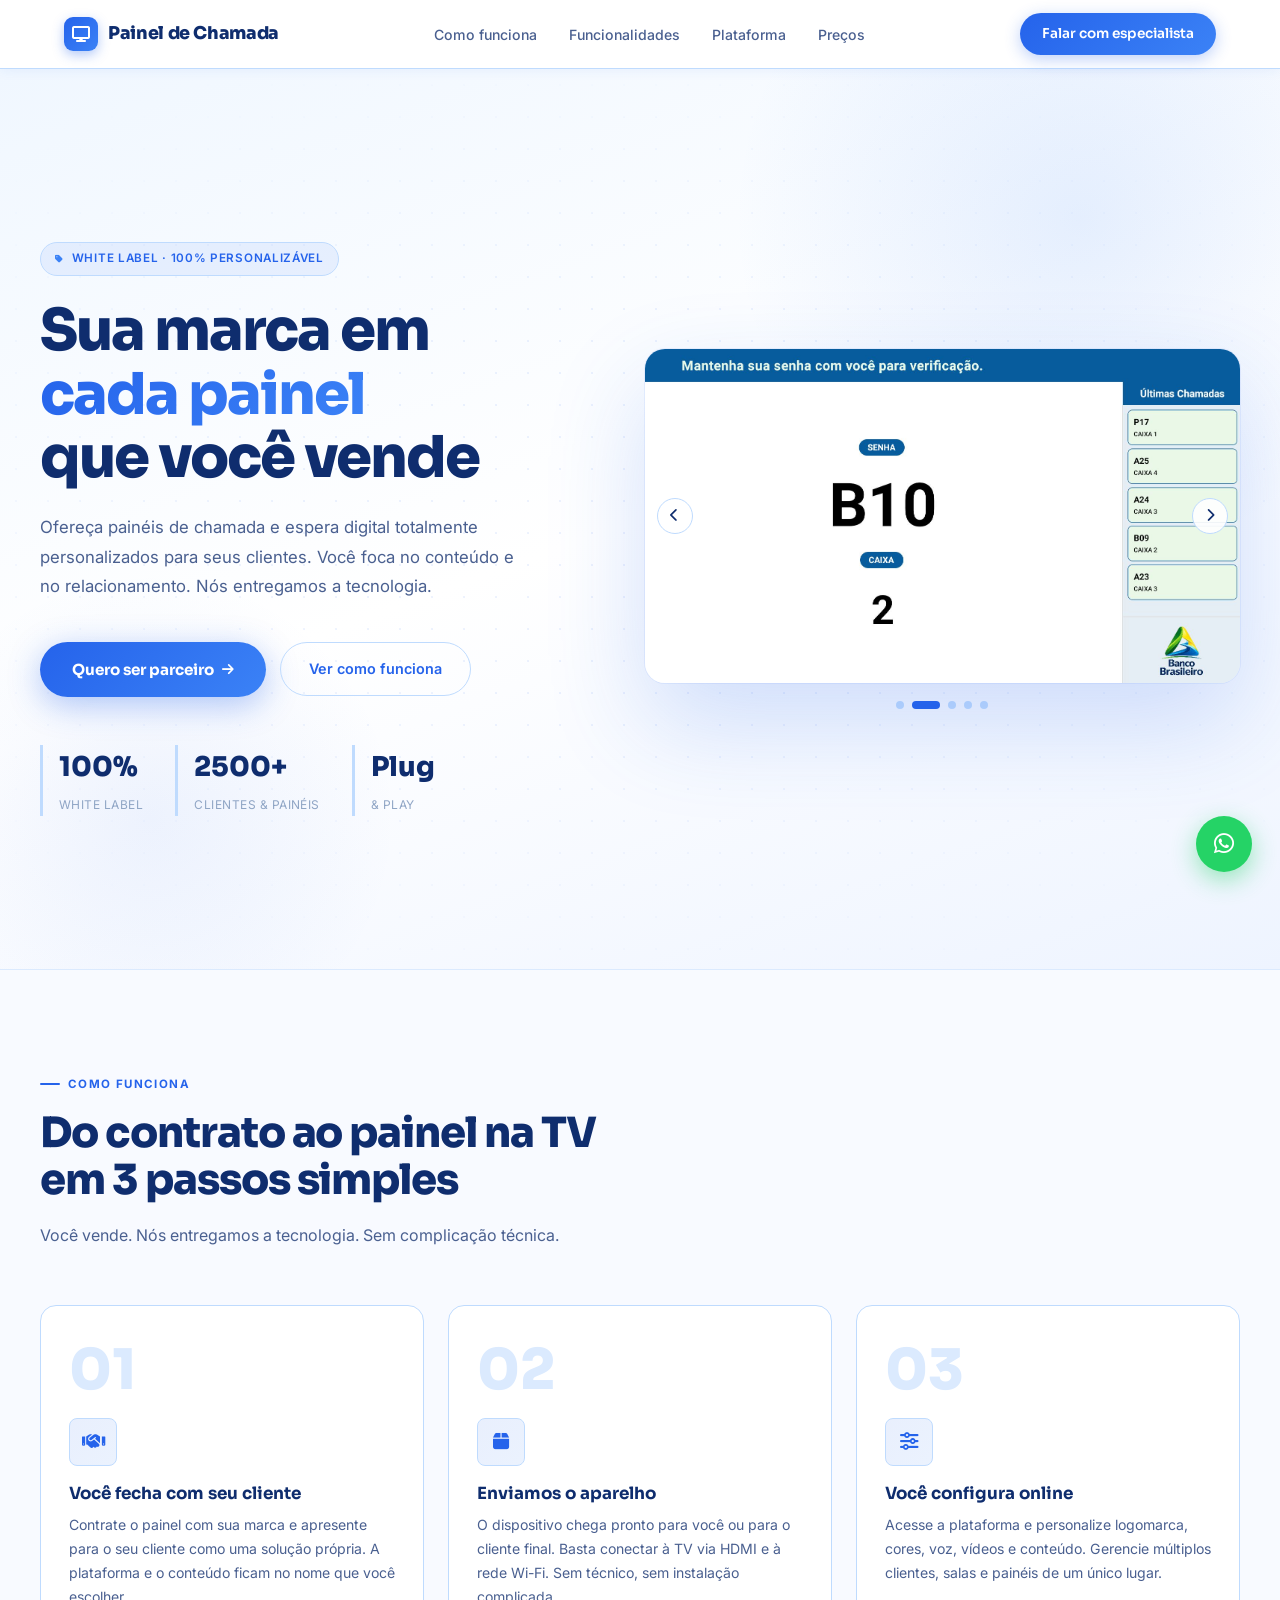
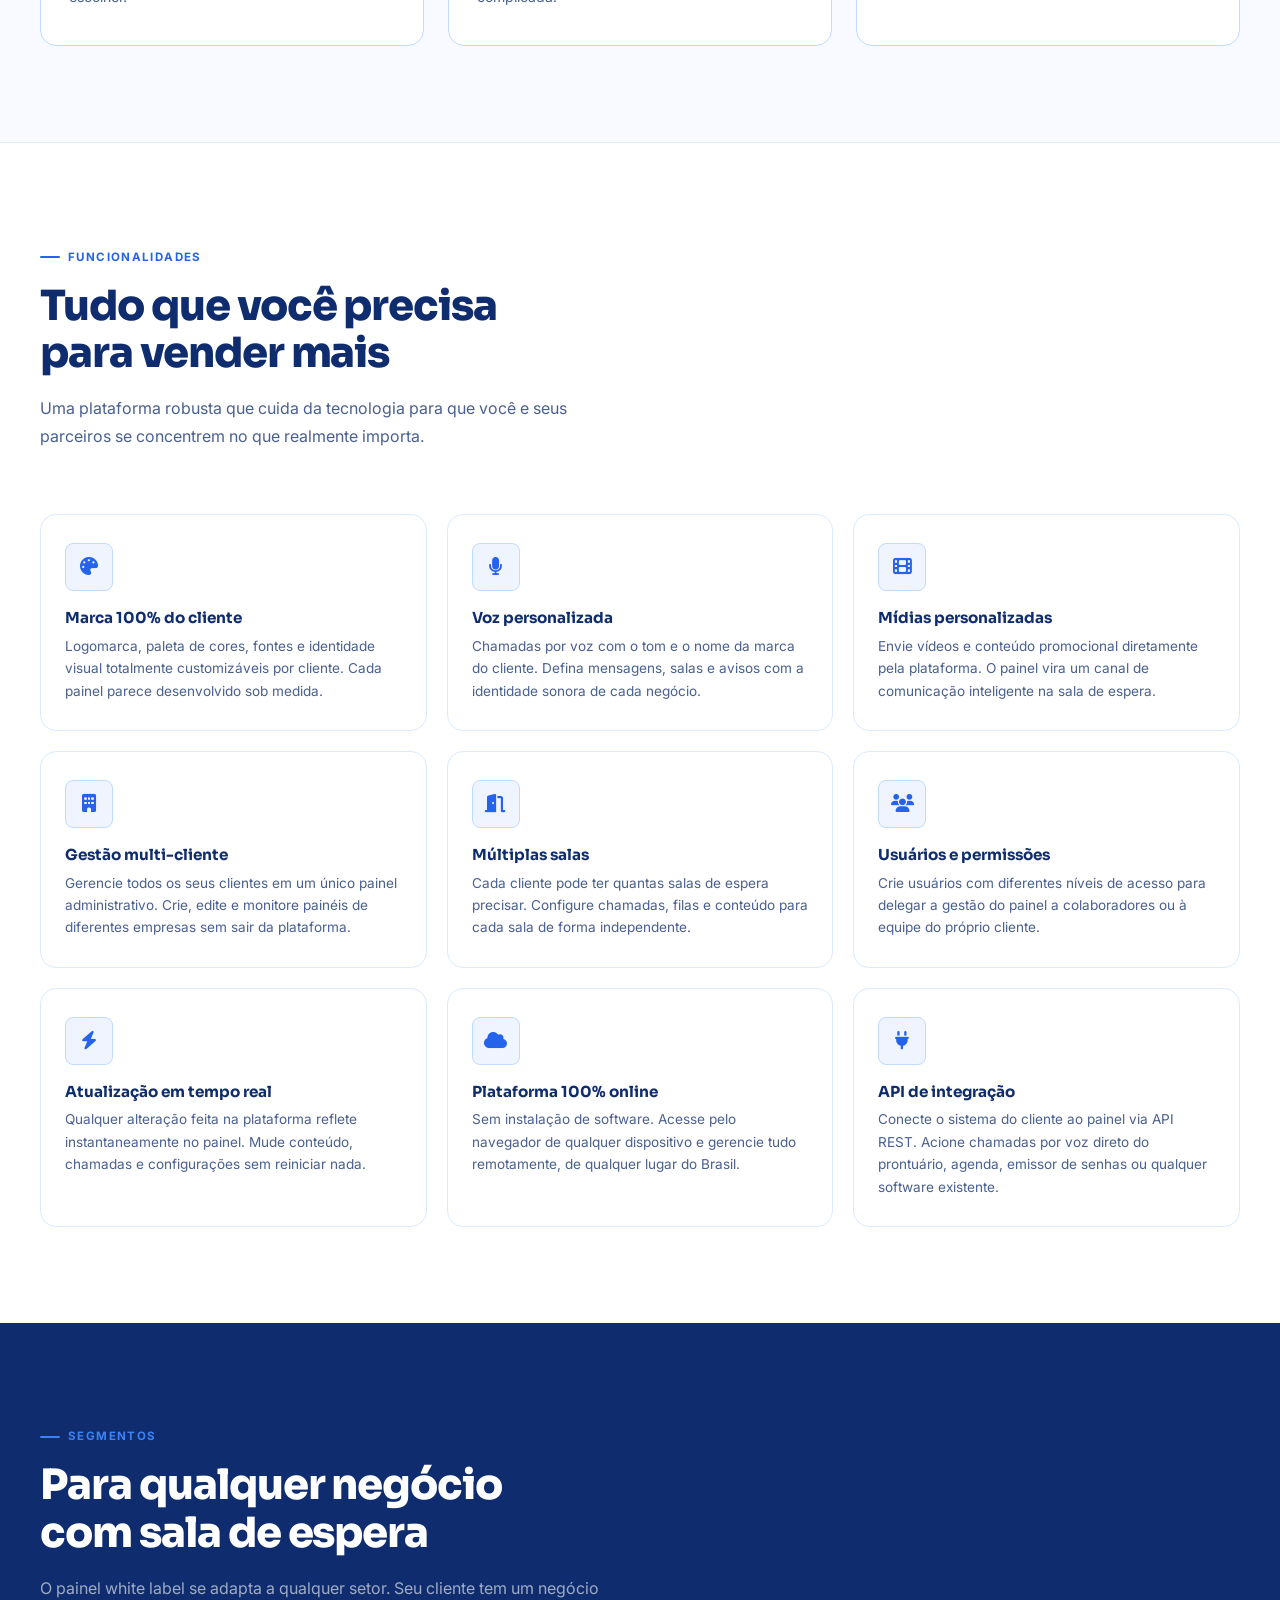
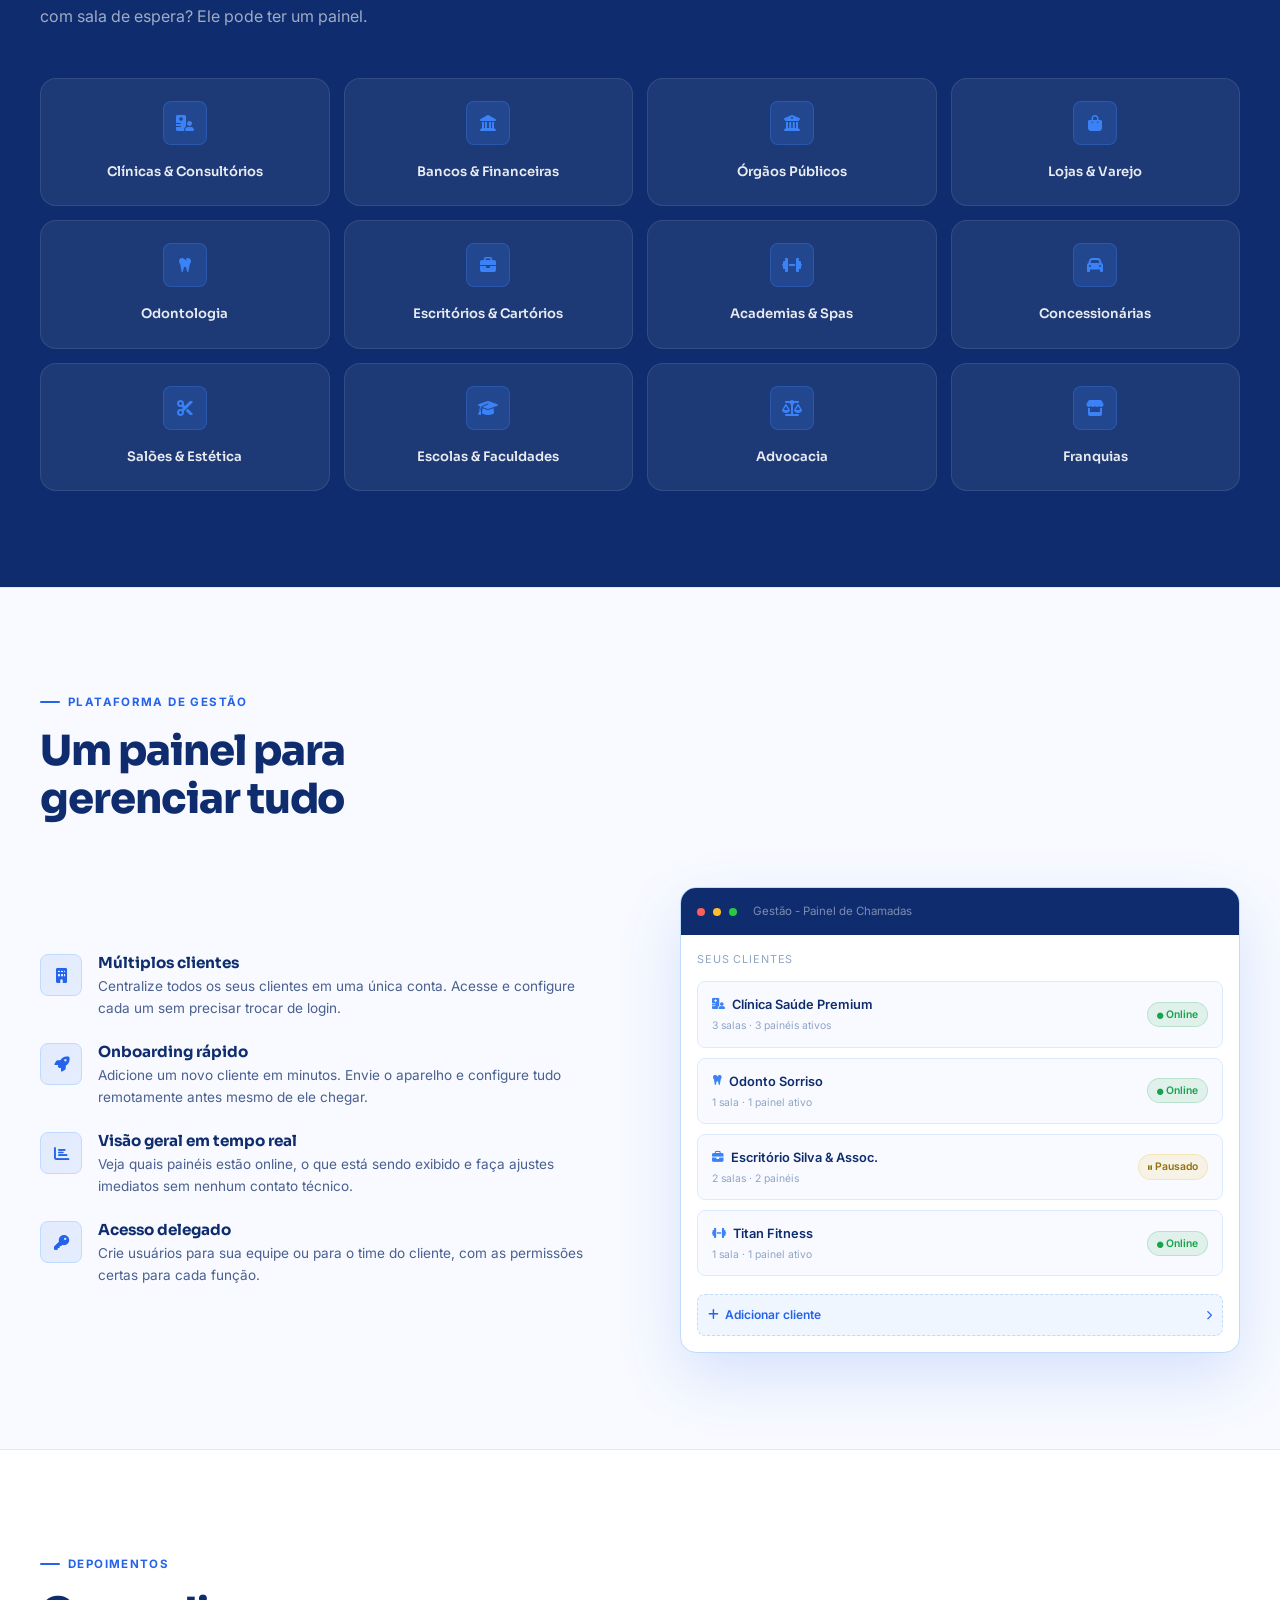
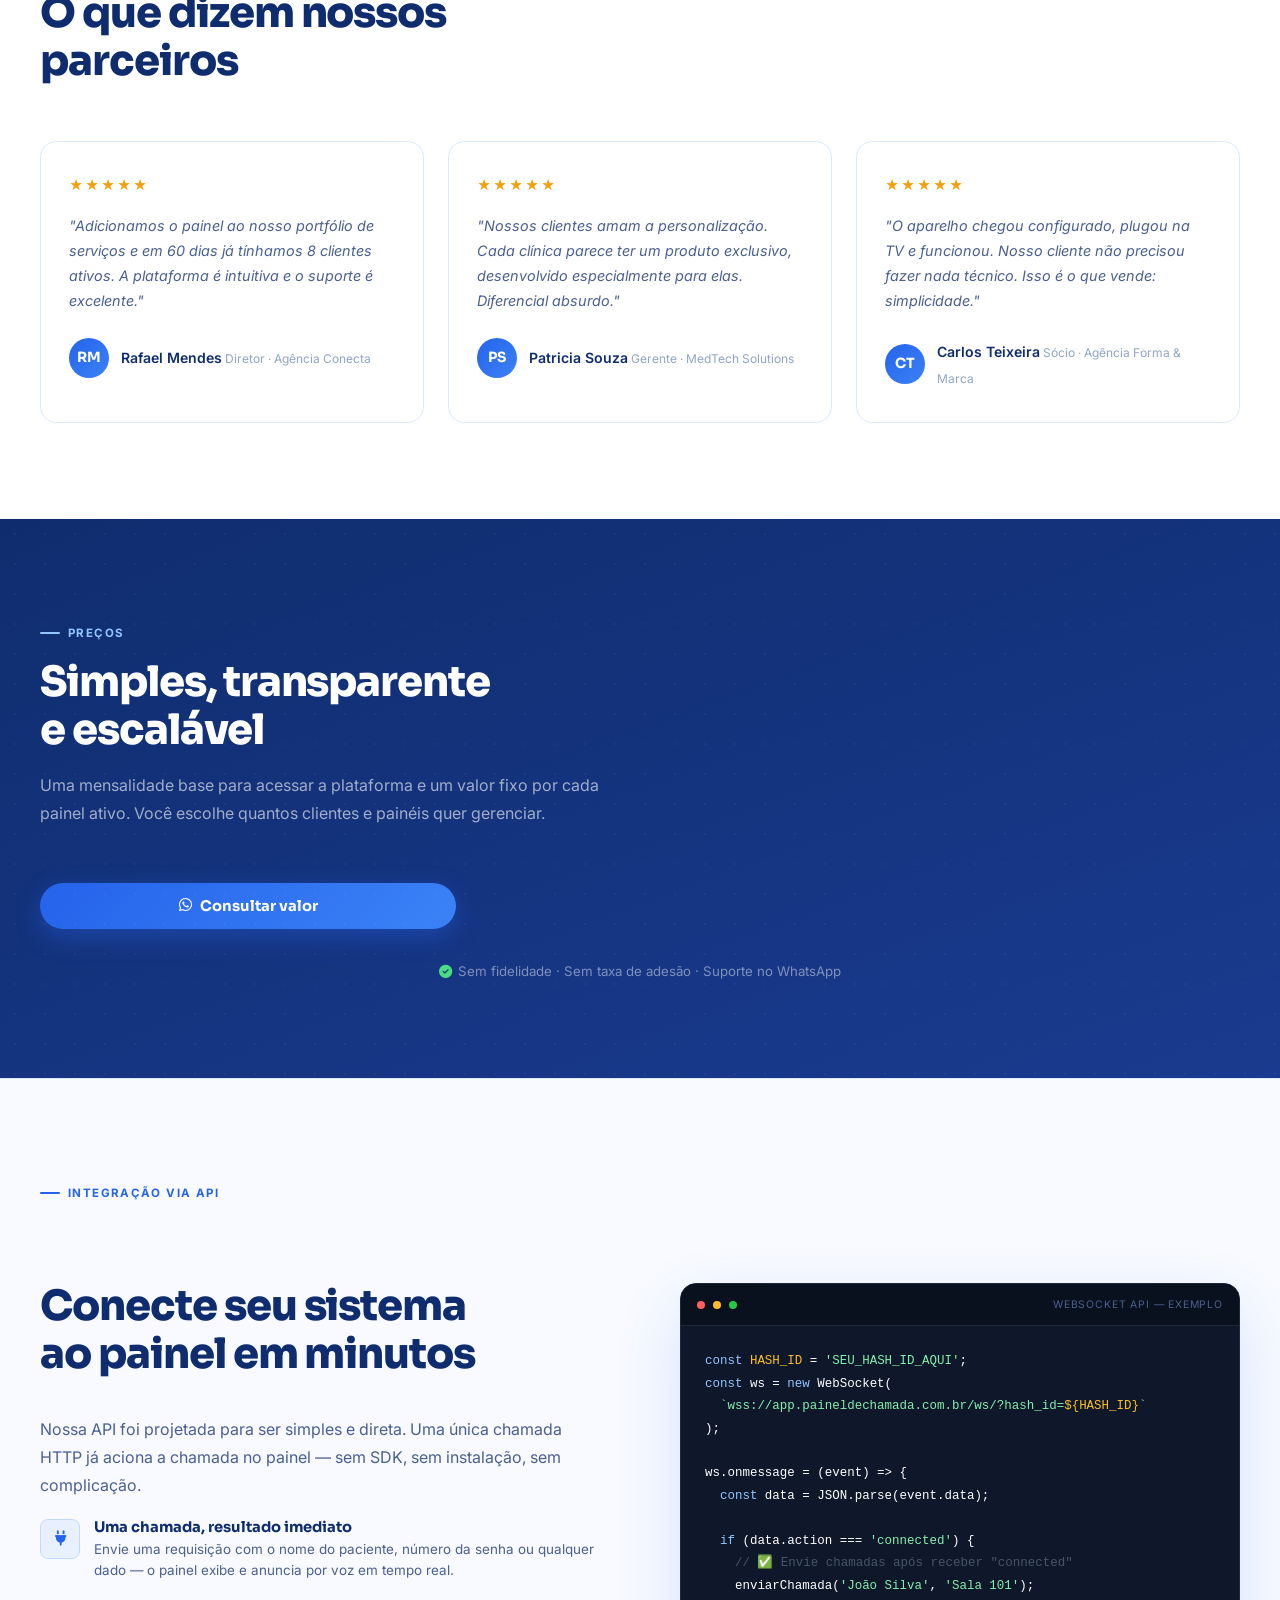
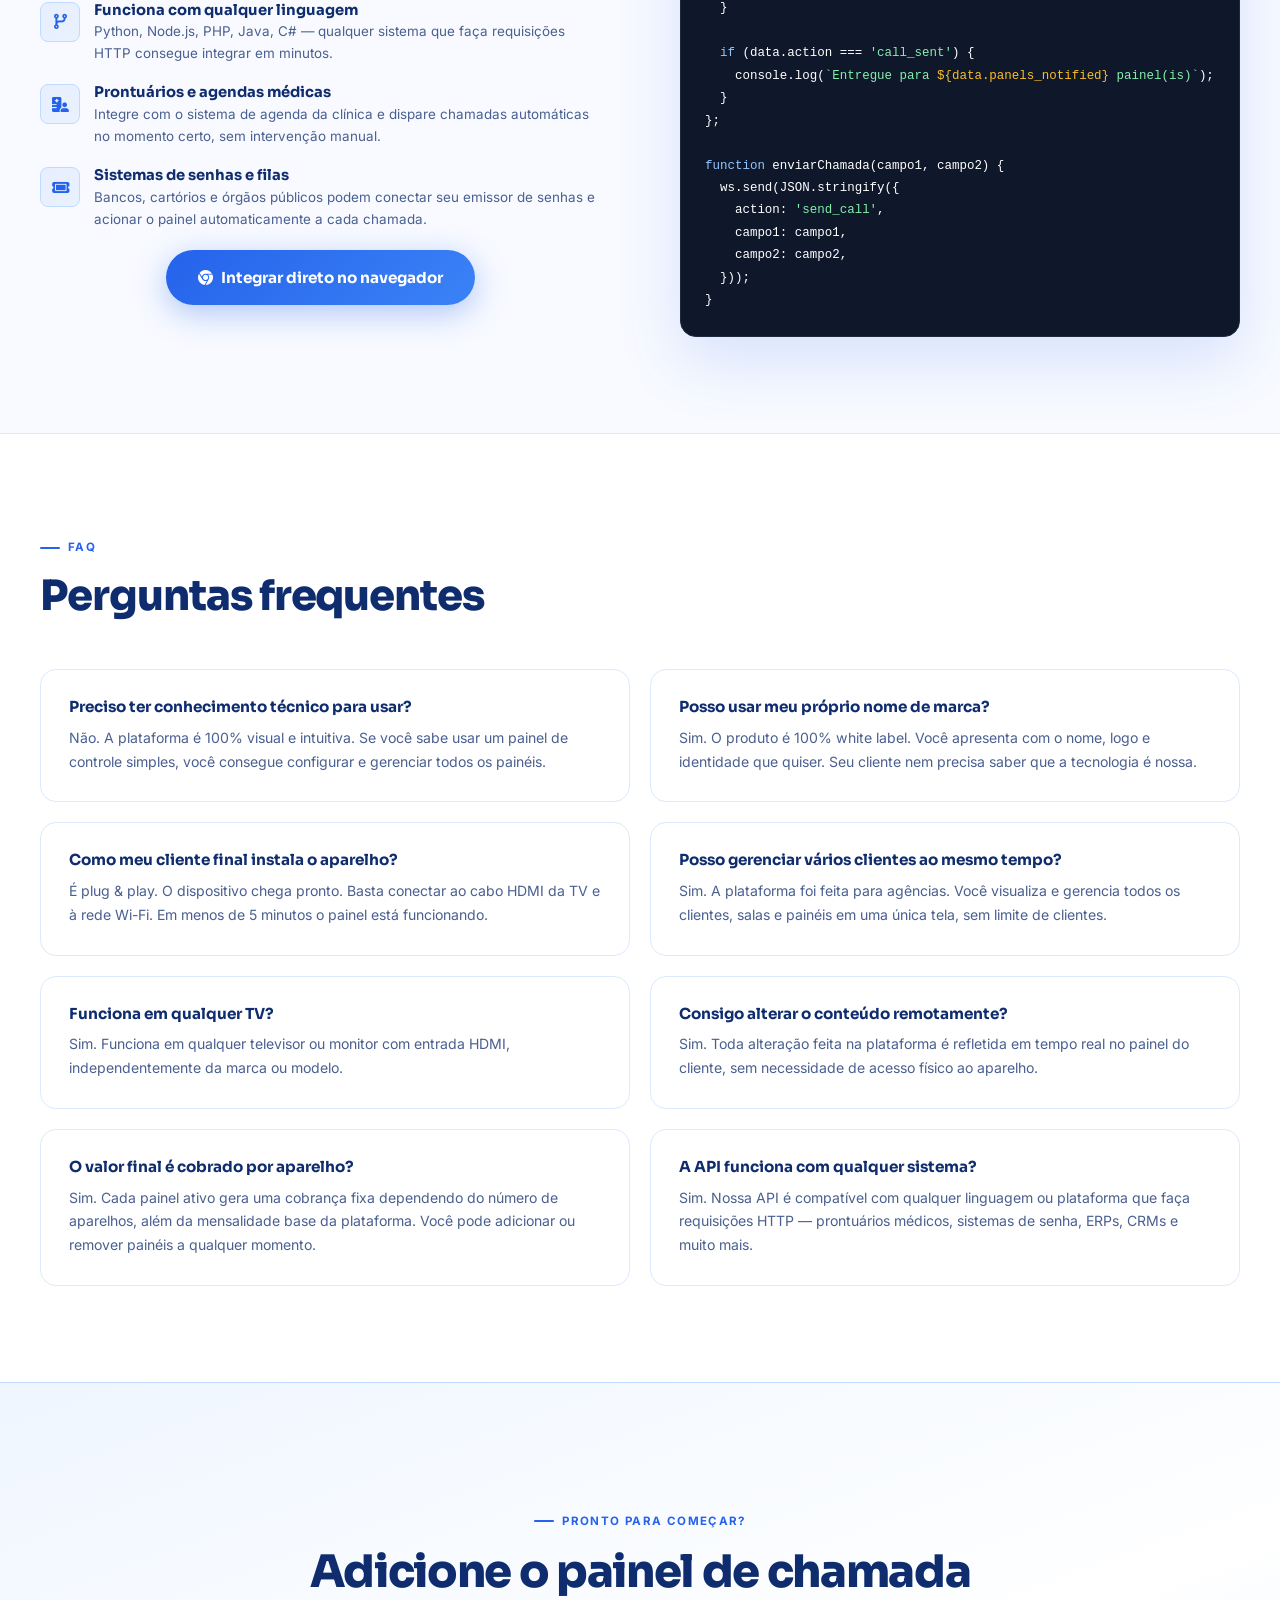
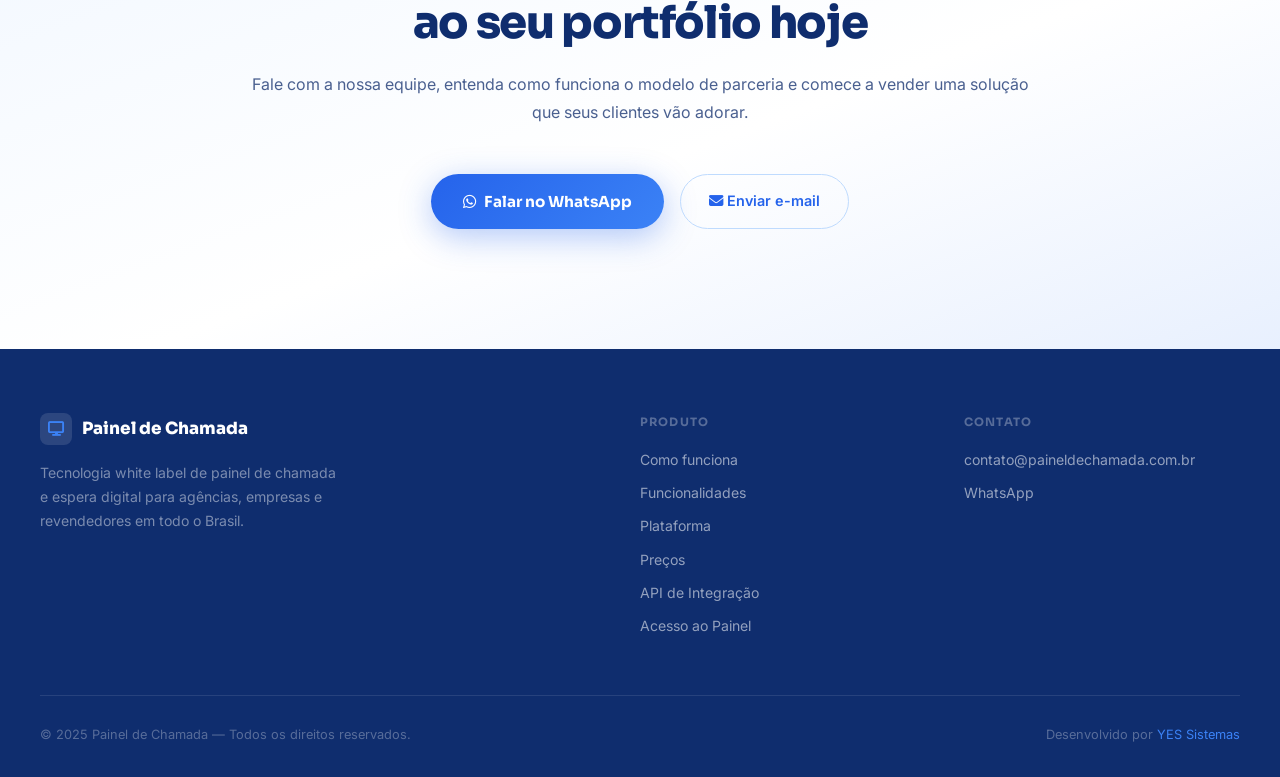
<file: index.html>
<!DOCTYPE html>
<html lang="pt-BR">
<head>
  <meta charset="UTF-8">
  <meta name="viewport" content="width=device-width, initial-scale=1.0">
  <title>Painel de Chamada Marca Branca | Tecnologia para Agências e Empresas</title>
  <meta name="title" content="Painel de Chamada Marca Branca | Tecnologia para Agências e Empresas">
  <meta name="description" content="Ofereça painéis de chamada 100% personalizados para seus clientes. Logomarca, cores, voz e conteúdo de mídia sob medida. Plataforma white label para agências de marketing, bancos, clínicas e empresas.  gestão online.">
  <meta name="robots" content="index, follow">
  <link rel="canonical" href="https://www.paineldechamada.com.br">

  <meta http-equiv="content-language" content="pt-BR">
<link rel="alternate" hreflang="pt-BR" href="https://www.paineldechamada.com.br">
<link rel="alternate" hreflang="x-default" href="https://www.paineldechamada.com.br">


  <meta property="og:type" content="website">
  <meta property="og:url" content="https://www.paineldechamada.com.br">
  <meta property="og:title" content="Painel de Chamada Marca Branca — Tecnologia para Agências e Empresas">
  <meta property="og:description" content="Ofereça painéis de chamada 100% personalizados para seus clientes.">
  <meta property="og:image" content="https://www.paineldechamada.com.br/assets/images/og-image.jpg">
<meta property="og:locale" content="pt_BR">
<meta property="og:site_name" content="Painel de Chamada">
<meta property="og:image:width" content="1601">
<meta property="og:image:height" content="901">
<meta property="og:image:alt" content="Painel de chamada marca branca para agências e empresas">

<link rel="preload" as="image" href="assets/images/screenshot1.jpg" fetchpriority="high">
 
  <script type="application/ld+json">
{
  "@context": "https://schema.org",
  "@type": "FAQPage",
  "mainEntity": [
    {
      "@type": "Question",
      "name": "O que é um painel de chamada white label?",
      "acceptedAnswer": { "@type": "Answer", "text": "É um sistema de painel de espera e chamada digital que pode ser 100% personalizado com a marca, cores, logomarca e identidade visual de qualquer empresa. A solução é entregue pronta para o cliente final via dispositivo plug & play conectado à TV por HDMI." }
    },
    {
      "@type": "Question",
      "name": "Quem pode revender o painel de chamada white label?",
      "acceptedAnswer": { "@type": "Answer", "text": "Agências de marketing digital, agências de comunicação, empresas de tecnologia, integradores de sistemas, franquias, redes de saúde, bancos e qualquer empresa que deseje oferecer uma solução de painel de espera digital para seus clientes." }
    },
    {
      "@type": "Question",
      "name": "Preciso me preocupar com a parte técnica do hardware?",
      "acceptedAnswer": { "@type": "Answer", "text": "Não. Enviamos o aparelho pronto para o cliente final. Basta conectar à TV via HDMI e à rede Wi-Fi." }
    },
    {
      "@type": "Question",
      "name": "Preciso ter conhecimento técnico para usar o painel de chamada?",
      "acceptedAnswer": { "@type": "Answer", "text": "Não. A plataforma é 100% visual e intuitiva. Se você sabe usar um painel de controle simples, você consegue configurar e gerenciar todos os painéis." }
    },
    {
      "@type": "Question",
      "name": "Posso usar meu próprio nome de marca no painel de chamada?",
      "acceptedAnswer": { "@type": "Answer", "text": "Sim. O produto é 100% white label. Você apresenta com o nome, logo e identidade que quiser. Seu cliente nem precisa saber que a tecnologia é nossa." }
    },
    {
      "@type": "Question",
      "name": "Como o cliente instala o aparelho do painel de chamada?",
      "acceptedAnswer": { "@type": "Answer", "text": "É plug & play. O dispositivo chega pronto. Basta conectar ao cabo HDMI da TV e à rede Wi-Fi. Em menos de 5 minutos o painel está funcionando." }
    },
    {
      "@type": "Question",
      "name": "O painel de chamada funciona em qualquer TV?",
      "acceptedAnswer": { "@type": "Answer", "text": "Sim. Funciona em qualquer televisor ou monitor com entrada HDMI, independentemente da marca ou modelo." }
    },
    {
      "@type": "Question",
      "name": "Quanto custa o painel de chamada white label?",
      "acceptedAnswer": { "@type": "Answer", "text": "A mensalidade base da plataforma é R$ 149/mês, mais R$ 19 por painel ativo. Não há taxa de adesão nem fidelidade. Você pode adicionar ou remover painéis a qualquer momento." }
    },
    {
      "@type": "Question",
      "name": "A API do painel de chamada funciona com qualquer sistema?",
      "acceptedAnswer": { "@type": "Answer", "text": "Sim. Nossa API é compatível com qualquer linguagem ou plataforma que faça requisições HTTP — prontuários médicos, sistemas de senha, ERPs, CRMs e muito mais." }
    },
    {
      "@type": "Question",
      "name": "Consigo alterar o conteúdo do painel remotamente?",
      "acceptedAnswer": { "@type": "Answer", "text": "Sim. Toda alteração feita na plataforma é refletida em tempo real no painel do cliente, sem necessidade de acesso físico ao aparelho." }
    }
  ]
}
  </script>
<script type="application/ld+json">
  {
  "@context": "https://schema.org",
  "@type": "WebPage",
  "name": "Painel de Chamada Marca Branca",
  "speakable": {
    "@type": "SpeakableSpecification",
    "cssSelector": [".hero-title", ".hero-sub", ".sec-title", ".sec-sub"]
  },
  "url": "https://www.paineldechamada.com.br"
}
</script>
<script type="application/ld+json">
  {
  "@context": "https://schema.org",
  "@type": "BreadcrumbList",
  "itemListElement": [
    {
      "@type": "ListItem",
      "position": 1,
      "name": "Home",
      "item": "https://www.paineldechamada.com.br"
    },
    {
      "@type": "ListItem",
      "position": 2,
      "name": "Painel de Chamada White Label",
      "item": "https://www.paineldechamada.com.br/#como-funciona"
    }
  ]
}
</script>
<script type="application/ld+json">{
  "@context": "https://schema.org",
  "@type": "HowTo",
  "name": "Como vender e instalar um painel de chamada white label",
  "description": "Passo a passo para agências e revendedores ativarem painéis de chamada personalizados para seus clientes.",
  "totalTime": "PT10M",
  "estimatedCost": {
    "@type": "MonetaryAmount",
    "currency": "BRL",
    "value": "149"
  },
  "step": [
    {
      "@type": "HowToStep",
      "name": "Fechar com o cliente",
      "text": "Contrate o painel com sua marca e apresente para o seu cliente como uma solução própria. A plataforma e o conteúdo ficam no nome que você escolher.",
      "position": 1
    },
    {
      "@type": "HowToStep",
      "name": "Receber e enviar o aparelho",
      "text": "O dispositivo chega pronto para o cliente final. Basta conectar à TV via HDMI e à rede Wi-Fi. Sem técnico, sem instalação complicada.",
      "position": 2
    },
    {
      "@type": "HowToStep",
      "name": "Configurar online",
      "text": "Acesse a plataforma e personalize logomarca, cores, voz, vídeos e conteúdo. Gerencie múltiplos clientes, salas e painéis de um único lugar.",
      "position": 3
    }
  ]
}
</script>
<script type="application/ld+json">
  {
  "@context": "https://schema.org",
  "@type": "Product",
  "name": "Painel de Chamada White Label",
  "description": "Sistema de painel de chamada e espera digital white label para agências e empresas.",
  "brand": {
    "@type": "Brand",
    "name": "Painel de Chamada"
  },
  "aggregateRating": {
    "@type": "AggregateRating",
    "ratingValue": "5",
    "reviewCount": "3",
    "bestRating": "5",
    "worstRating": "1"
  },
  "review": [
    {
      "@type": "Review",
      "author": { "@type": "Person", "name": "Rafael Mendes" },
      "reviewRating": { "@type": "Rating", "ratingValue": "5", "bestRating": "5" },
      "reviewBody": "Adicionamos o painel ao nosso portfólio de serviços e em 60 dias já tínhamos 8 clientes ativos. A plataforma é intuitiva e o suporte é excelente.",
      "datePublished": "2024-09-01"
    },
    {
      "@type": "Review",
      "author": { "@type": "Person", "name": "Patricia Souza" },
      "reviewRating": { "@type": "Rating", "ratingValue": "5", "bestRating": "5" },
      "reviewBody": "Nossos clientes amam a personalização. Cada clínica parece ter um produto exclusivo, desenvolvido especialmente para elas. Diferencial absurdo.",
      "datePublished": "2024-10-15"
    },
    {
      "@type": "Review",
      "author": { "@type": "Person", "name": "Carlos Teixeira" },
      "reviewRating": { "@type": "Rating", "ratingValue": "5", "bestRating": "5" },
      "reviewBody": "O aparelho chegou configurado, plugou na TV e funcionou. Nosso cliente não precisou fazer nada técnico. Isso é o que vende: simplicidade.",
      "datePublished": "2024-11-20"
    }
  ]
}
</script>
<script type="application/ld+json">
  {
  "@context": "https://schema.org",
  "@type": "SoftwareApplication",
  "name": "Painel de Chamada Marca Branca",
  "operatingSystem": "Web, Android TV, Fire TV",
  "applicationCategory": "BusinessApplication",
  "description": "Sistema de painel de chamada e espera digital, 100% white label, para agências de marketing, clínicas, bancos, cartórios e empresas com sala de espera. Personalize logomarca, cores, voz e mídia. Gerencie múltiplos clientes de uma única plataforma online.",
  "url": "https://www.paineldechamada.com.br",
  "screenshot": "https://www.paineldechamada.com.br/assets/images/screenshot1.jpg",
  "featureList": [
    "Personalização de marca (white label)",
    "Chamada por voz personalizada",
    "Mídia e vídeos na sala de espera",
    "Gestão multi-cliente",
    "Múltiplas salas",
    "API REST / WebSocket de integração",
    "Atualização em tempo real",
    "Plug & Play via HDMI"
  ],
  "offers": {
    "@type": "Offer",
    "price": "19",
    "priceCurrency": "BRL",
    "priceSpecification": [
       
      {
        "@type": "UnitPriceSpecification",
        "price": "19",
        "priceCurrency": "BRL",
        "name": "Por painel ativo adicional",
        "billingDuration": "P1M"
      }
    ]
  },
  "provider": {
    "@type": "Organization",
    "name": "YES Sistemas",
    "url": "https://www.paineldechamada.com.br"
  }
}
</script>
<script type="application/ld+json">
  {
  "@context": "https://schema.org",
  "@type": "LocalBusiness",
  "name": "Painel de Chamada",
  "description": "Painel de Chamada marca branca (white label) e espera digital para agências, revendedores e empresas no Brasil.",
  "url": "https://www.paineldechamada.com.br",
  "logo": "https://www.paineldechamada.com.br/assets/images/logo.png",
  "image": "https://www.paineldechamada.com.br/assets/images/og-image.jpg",
  "telephone": "+5537991216265",
  "email": "contato@paineldechamada.com.br",
  "priceRange": "R$ 149 – R$ 199",
  "currenciesAccepted": "BRL",
  "paymentAccepted": "Credit Card, Bank Transfer, PIX",
  "areaServed": {
    "@type": "Country",
    "name": "Brasil"
  },
  "address": {
    "@type": "PostalAddress",
    "addressCountry": "BR"
  },
  "sameAs": [
    "https://wa.me/5537991216265"
  ],
  "contactPoint": {
    "@type": "ContactPoint",
    "telephone": "+5537991216265",
    "contactType": "sales",
    "availableLanguage": "Portuguese",
    "contactOption": "TollFree"
  }
}
</script>
  <link rel="preconnect" href="https://fonts.googleapis.com">
  <link rel="preconnect" href="https://fonts.gstatic.com" crossorigin>
  <link href="https://fonts.googleapis.com/css2?family=Sora:wght@300;400;500;600;700;800&family=Inter:wght@300;400;500;600&display=swap" rel="stylesheet">
  <link rel="stylesheet" href="https://cdnjs.cloudflare.com/ajax/libs/font-awesome/6.5.1/css/all.min.css" integrity="sha512-DTOQO9RWCH3ppGqcWaEA1BIZOC6xxalwEsw9c2QQeAIftl+Vegovlnee1c9QX4TctnWMn13TZye+giMm8e2LwA==" crossorigin="anonymous" referrerpolicy="no-referrer">

  <style>
    :root {
      --blue-dark: #0f2d6e;
      --blue: #1a4db8;
      --blue-mid: #2563eb;
      --blue-light: #3b82f6;
      --blue-pale: #eff6ff;
      --blue-border: #bfdbfe;
      --accent: #2563eb;
      --accent-hover: #1d4ed8;
      --white: #ffffff;
      --off-white: #f8faff;
      --gray-50: #f0f5ff;
      --gray-100: #e8f0fe;
      --gray-200: #dbeafe;
      --gray-400: #93a7c8;
      --gray-600: #4a6090;
      --gray-700: #334970;
      --gray-800: #1e3257;
      --text: #1a2e4a;
      --text-muted: #4a6090;
      --text-dim: #8fa5c5;
      --green: #16a34a;
      --green-light: #f0fdf4;
      --radius: 16px;
      --radius-sm: 8px;
      --shadow-sm: 0 2px 8px rgba(37,99,235,0.08);
      --shadow: 0 8px 32px rgba(37,99,235,0.12);
      --shadow-lg: 0 24px 64px rgba(37,99,235,0.16);
    }

    *, *::before, *::after { box-sizing: border-box; margin: 0; padding: 0; }
    html { scroll-behavior: smooth; }
    body {
      background: var(--white);
      color: var(--text);
      font-family: 'Inter', sans-serif;
      font-weight: 400;
      line-height: 1.65;
      overflow-x: hidden;
    }
    h1, h2, h3, h4 { font-family: 'Sora', sans-serif; font-weight: 700; line-height: 1.15; }
    a { text-decoration: none; color: inherit; }

    /* ── NAV ── */
    header {
      position: sticky; top: 0; z-index: 100;
      background: rgba(255,255,255,0.95);
      backdrop-filter: blur(20px);
      border-bottom: 1px solid var(--blue-border);
      box-shadow: 0 1px 12px rgba(37,99,235,0.08);
    }
    nav {
      max-width: 1200px; margin: 0 auto; padding: 0 24px;
      height: 68px; display: flex; align-items: center;
      justify-content: space-between; gap: 24px;
    }
    .logo {
      font-family: 'Sora', sans-serif; font-weight: 800;
      font-size: 1.1rem; letter-spacing: -.02em;
      display: flex; align-items: center; gap: 10px; color: var(--blue-dark);
    }
    .logo-mark {
      width: 34px; height: 34px;
      background: linear-gradient(135deg, var(--blue-mid), var(--blue-light));
      border-radius: 9px;
      display: flex; align-items: center; justify-content: center;
      color: #fff; font-size: 1rem;
      box-shadow: 0 4px 12px rgba(37,99,235,0.35);
    }
    .nav-links { display: flex; align-items: center; gap: 32px; list-style: none; }
    .nav-links a { color: var(--text-muted); font-size: .88rem; font-weight: 500; transition: color .2s; }
    .nav-links a:hover { color: var(--blue-mid); }
    .btn-cta {
      background: linear-gradient(135deg, var(--blue-mid), var(--blue-light));
      color: #fff; padding: 10px 22px; border-radius: 100px;
      font-family: 'Sora', sans-serif; font-weight: 600; font-size: .85rem;
      transition: opacity .2s, transform .2s, box-shadow .2s;
      white-space: nowrap; box-shadow: 0 4px 16px rgba(37,99,235,0.3);
    }
    .btn-cta:hover { opacity: .9; transform: translateY(-1px); box-shadow: 0 8px 24px rgba(37,99,235,0.4); }

    /* ── HERO ── */
    .hero {
      position: relative; min-height: 100vh;
      display: flex; align-items: center;
      overflow: hidden; padding: 80px 24px 60px;
      background: linear-gradient(160deg, #f0f7ff 0%, var(--white) 50%, #eef4ff 100%);
    }
    .hero-dots {
      position: absolute; inset: 0; overflow: hidden; pointer-events: none;
      background-image: radial-gradient(circle, rgba(37,99,235,0.08) 1px, transparent 1px);
      background-size: 32px 32px;
      mask-image: radial-gradient(ellipse 90% 70% at center, black 30%, transparent 80%);
    }
    .hero-blob1 {
      position: absolute; width: 700px; height: 700px;
      background: radial-gradient(ellipse, rgba(59,130,246,0.12) 0%, transparent 70%);
      top: -200px; right: -150px; pointer-events: none;
    }
    .hero-blob2 {
      position: absolute; width: 500px; height: 500px;
      background: radial-gradient(ellipse, rgba(37,99,235,0.07) 0%, transparent 70%);
      bottom: -100px; left: -100px; pointer-events: none;
    }
    .hero-inner {
      position: relative; max-width: 1200px; margin: 0 auto; width: 100%;
      display: grid; grid-template-columns: 1fr 1.1fr;
      align-items: center; gap: 64px;
    }
    .hero-badge {
      display: inline-flex; align-items: center; gap: 8px;
      background: rgba(37,99,235,0.08); border: 1px solid var(--blue-border);
      border-radius: 100px; padding: 6px 14px;
      font-size: .73rem; font-weight: 600; color: var(--blue-mid);
      margin-bottom: 24px; letter-spacing: .06em; text-transform: uppercase;
    }
    .hero-badge i { color: var(--blue-light); }
    .hero-title {
      font-size: clamp(2.2rem, 4.5vw, 3.6rem);
      font-weight: 800; letter-spacing: -.035em;
      margin-bottom: 24px; color: var(--blue-dark);
      line-height: 1.1;
    }
    .hero-title span {
      background: linear-gradient(135deg, var(--blue-mid), var(--blue-light));
      -webkit-background-clip: text; -webkit-text-fill-color: transparent; background-clip: text;
    }
    .hero-sub {
      font-size: 1.05rem; color: var(--text-muted);
      margin-bottom: 40px; max-width: 480px; line-height: 1.75;
    }
    .hero-actions { display: flex; flex-wrap: wrap; gap: 14px; align-items: center; }
    .btn-primary {
      background: linear-gradient(135deg, var(--blue-mid), var(--blue-light));
      color: #fff; padding: 15px 32px; border-radius: 100px;
      font-family: 'Sora', sans-serif; font-weight: 700; font-size: .95rem;
      transition: all .2s; display: inline-flex; align-items: center; gap: 8px;
      box-shadow: 0 8px 32px rgba(37,99,235,0.35);
    }
    .btn-primary:hover { transform: translateY(-2px); box-shadow: 0 14px 40px rgba(37,99,235,0.5); }
    .btn-ghost {
      color: var(--blue-mid); padding: 14px 28px; border-radius: 100px;
      border: 1.5px solid var(--blue-border); font-weight: 600; font-size: .9rem;
      transition: all .2s; background: transparent;
    }
    .btn-ghost:hover { background: var(--blue-pale); border-color: var(--blue-mid); }
    .hero-stats { display: flex; gap: 32px; margin-top: 48px; }
    .hero-stat { border-left: 3px solid var(--blue-border); padding-left: 16px; }
    .hero-stat-num {
      font-family: 'Sora', sans-serif; font-size: 1.7rem; font-weight: 800;
      color: var(--blue-dark); display: block;
    }
    .hero-stat-label { font-size: .75rem; color: var(--text-dim); letter-spacing: .04em; text-transform: uppercase; }

    /* ── SCREENSHOT CAROUSEL ── */
    .ss-carousel { position: relative; }
    .ss-frame {
      border-radius: 20px; overflow: hidden;
      box-shadow: 0 40px 100px rgba(37,99,235,0.2), 0 0 0 1px rgba(37,99,235,0.08);
      aspect-ratio: 16/9; position: relative;
      background: var(--gray-100);
    }
    
    .ss-slide {
      position: absolute; inset: 0;
      opacity: 0; transition: opacity .7s ease;
    }
    .ss-slide.active { opacity: 1; }
    .ss-slide img {
      width: 100%; height: 100%; object-fit: cover; object-position: top;
      display: block;
    }
    /* Fallback placeholder when image not loaded */
    .ss-slide img::after {
      content: attr(alt);
      display: flex; align-items: center; justify-content: center;
      width: 100%; height: 100%;
      background: var(--gray-100); color: var(--text-dim); font-size: .85rem;
    }
    .ss-overlay {
      position: absolute; bottom: 0; left: 0; right: 0;
      background: linear-gradient(to top, rgba(15,45,110,0.7) 0%, transparent 100%);
      padding: 24px 20px 16px; z-index: 5;
    }
    .ss-label {
      font-family: 'Sora', sans-serif; font-size: .8rem; font-weight: 600;
      color: #fff; display: flex; align-items: center; gap: 6px;
    }
    .ss-sublabel { font-size: .7rem; color: rgba(255,255,255,0.65); margin-top: 2px; }
    .ss-live-dot {
      width: 7px; height: 7px; background: #4ade80; border-radius: 50%;
      animation: blink 1.6s ease-in-out infinite; flex-shrink: 0;
    }
    @keyframes blink { 0%,100%{opacity:1} 50%{opacity:.2} }

    .ss-nav {
      position: absolute; top: 50%; transform: translateY(-50%);
      width: 36px; height: 36px; border-radius: 50%;
      background: rgba(255,255,255,0.9); border: 1px solid var(--blue-border);
      display: flex; align-items: center; justify-content: center;
      cursor: pointer; z-index: 20; transition: all .2s;
      color: var(--blue-dark); font-size: .85rem;
    }
    .ss-nav:hover { background: #fff; box-shadow: var(--shadow); }
    .ss-nav.prev { left: 12px; }
    .ss-nav.next { right: 12px; }

    .ss-dots { display: flex; justify-content: center; gap: 8px; margin-top: 18px; }
    .ss-dot {
      width: 8px; height: 8px; border-radius: 100px;
      background: var(--blue-border); cursor: pointer;
      transition: all .3s; border: none; padding: 0;
    }
    .ss-dot.active { width: 28px; background: var(--blue-mid); }

    /* ── SECTIONS ── */
    section { padding: 96px 24px; }
    .si { max-width: 1200px; margin: 0 auto; }
    .sec-label {
      display: inline-flex; align-items: center; gap: 8px;
      font-size: .72rem; letter-spacing: .12em; text-transform: uppercase;
      color: var(--blue-mid); font-weight: 700; margin-bottom: 16px;
    }
    .sec-label::before { content: ''; width: 20px; height: 2px; background: var(--blue-mid); border-radius: 2px; }
    .sec-title {
      font-size: clamp(1.8rem, 3.5vw, 2.6rem); font-weight: 800;
      color: var(--blue-dark); letter-spacing: -.025em; margin-bottom: 16px;
    }
    .sec-sub { font-size: 1rem; color: var(--text-muted); max-width: 580px; line-height: 1.75; }

    /* ── HOW IT WORKS ── */
    .how-bg { background: var(--off-white); border-top: 1px solid var(--gray-200); border-bottom: 1px solid var(--gray-200); }
    .steps-grid {
      display: grid; grid-template-columns: repeat(3,1fr);
      gap: 24px; margin-top: 56px;
    }
    .step-card {
      background: var(--white); border: 1.5px solid var(--blue-border);
      border-radius: var(--radius); padding: 36px 28px;
      transition: all .3s; position: relative; overflow: hidden;
    }
    .step-card::before {
      content: ''; position: absolute; top: 0; left: 0; right: 0; height: 3px;
      background: linear-gradient(90deg, var(--blue-mid), var(--blue-light));
      transform: scaleX(0); transform-origin: left; transition: transform .35s;
    }
    .step-card:hover { border-color: var(--blue-mid); transform: translateY(-4px); box-shadow: var(--shadow); }
    .step-card:hover::before { transform: scaleX(1); }
    .step-num {
      font-family: 'Sora', sans-serif; font-size: 3.5rem; font-weight: 800;
      color: var(--gray-200); line-height: 1; margin-bottom: 20px;
    }
    .step-icon {
      width: 48px; height: 48px;
      background: linear-gradient(135deg, rgba(37,99,235,0.1), rgba(59,130,246,0.1));
      border: 1px solid var(--blue-border); border-radius: var(--radius-sm);
      display: flex; align-items: center; justify-content: center;
      margin-bottom: 18px; color: var(--blue-mid); font-size: 1.15rem;
    }
    .step-title { font-size: 1.05rem; font-weight: 700; color: var(--blue-dark); margin-bottom: 10px; }
    .step-desc { font-size: .88rem; color: var(--text-muted); line-height: 1.7; }

    /* ── FEATURES ── */
    .features-grid { display: grid; grid-template-columns: repeat(3,1fr); gap: 20px; }
    .feat {
      background: var(--white); border: 1.5px solid var(--gray-200);
      border-radius: var(--radius); padding: 28px 24px;
      transition: all .3s;
    }
    .feat:hover { border-color: var(--blue-mid); transform: translateY(-3px); box-shadow: var(--shadow); }
    .feat-icon {
      width: 48px; height: 48px;
      background: linear-gradient(135deg, rgba(37,99,235,0.08), rgba(59,130,246,0.08));
      border: 1px solid var(--blue-border); border-radius: var(--radius-sm);
      display: flex; align-items: center; justify-content: center;
      margin-bottom: 18px; color: var(--blue-mid); font-size: 1.15rem;
    }
    .feat-title { font-size: .95rem; font-weight: 700; color: var(--blue-dark); margin-bottom: 8px; }
    .feat-desc { font-size: .85rem; color: var(--text-muted); line-height: 1.65; }

    /* ── SEGMENTS ── */
    .segs-bg { background: var(--blue-dark); }
    .segs-bg .sec-label { color: var(--blue-light); }
    .segs-bg .sec-label::before { background: var(--blue-light); }
    .segs-bg .sec-title { color: #fff; }
    .segs-bg .sec-sub { color: rgba(255,255,255,0.6); }
    .segs-grid { display: grid; grid-template-columns: repeat(4,1fr); gap: 14px; margin-top: 48px; }
    .seg {
      background: rgba(255,255,255,0.06); border: 1px solid rgba(255,255,255,0.1);
      border-radius: var(--radius); padding: 22px 18px; text-align: center;
      transition: all .3s; cursor: default;
    }
    .seg:hover { background: rgba(255,255,255,0.12); border-color: rgba(255,255,255,0.25); transform: translateY(-2px); }
    .seg-ico {
      width: 44px; height: 44px;
      background: rgba(59,130,246,0.2); border: 1px solid rgba(59,130,246,0.3);
      border-radius: var(--radius-sm); display: flex; align-items: center;
      justify-content: center; margin: 0 auto 12px; color: var(--blue-light); font-size: 1rem;
    }
    .seg-name { font-family: 'Sora', sans-serif; font-size: .82rem; font-weight: 600; color: rgba(255,255,255,0.9); }

    /* ── PLATFORM ── */
    .plat-bg { background: var(--off-white); border-top: 1px solid var(--gray-200); border-bottom: 1px solid var(--gray-200); }
    .platform-grid { display: grid; grid-template-columns: 1fr 1fr; align-items: center; gap: 80px; margin-top: 64px; }
    .pf-list { display: flex; flex-direction: column; gap: 24px; }
    .pf-item { display: flex; gap: 16px; align-items: flex-start; }
    .pf-ico {
      width: 42px; height: 42px;
      background: linear-gradient(135deg, rgba(37,99,235,0.1), rgba(59,130,246,0.1));
      border: 1px solid var(--blue-border); border-radius: var(--radius-sm);
      display: flex; align-items: center; justify-content: center;
      color: var(--blue-mid); font-size: .95rem; flex-shrink: 0;
    }
    .pf-text h4 { font-size: .95rem; font-weight: 700; color: var(--blue-dark); margin-bottom: 4px; }
    .pf-text p { font-size: .85rem; color: var(--text-muted); line-height: 1.6; }
    .dash-mock {
      background: var(--white); border: 1.5px solid var(--blue-border);
      border-radius: var(--radius); overflow: hidden; box-shadow: var(--shadow-lg);
    }
    .dash-top {
      background: var(--blue-dark); padding: 14px 16px;
      display: flex; align-items: center; gap: 8px;
    }
    .dash-dot { width: 8px; height: 8px; border-radius: 50%; }
    .dash-url { font-size: .72rem; color: rgba(255,255,255,0.45); margin-left: 8px; }
    .dash-body { padding: 16px; display: flex; flex-direction: column; gap: 10px; }
    .dash-section-label {
      font-size: .68rem; color: var(--text-dim); margin-bottom: 2px;
      letter-spacing: .08em; text-transform: uppercase;
    }
    .dash-row {
      background: var(--off-white); border: 1px solid var(--gray-200);
      border-radius: var(--radius-sm); padding: 12px 14px;
      display: flex; align-items: center; justify-content: space-between;
      transition: border-color .2s;
    }
    .dash-row:hover { border-color: var(--blue-border); }
    .dr-name {
      font-size: .8rem; font-weight: 600; color: var(--blue-dark);
      display: flex; align-items: center; gap: 7px;
    }
    .dr-name i { color: var(--blue-light); font-size: .72rem; }
    .dr-info { font-size: .65rem; color: var(--text-dim); margin-top: 2px; }
    .badge { font-size: .65rem; padding: 3px 9px; border-radius: 100px; font-weight: 600; }
    .badge-on { background: rgba(22,163,74,0.1); color: var(--green); border: 1px solid rgba(22,163,74,0.2); }
    .badge-pa { background: rgba(234,179,8,0.1); color: #92700a; border: 1px solid rgba(234,179,8,0.2); }

    /* ── PRICING ── */
    .pricing-bg {
      background: linear-gradient(160deg, var(--blue-dark) 0%, #1a3a8f 100%);
      position: relative; overflow: hidden;
    }
    .pricing-bg::before {
      content: ''; position: absolute; inset: 0;
      background-image: radial-gradient(circle, rgba(255,255,255,0.04) 1px, transparent 1px);
      background-size: 30px 30px; pointer-events: none;
    }
    .pricing-bg .sec-label { color: #93c5fd; }
    .pricing-bg .sec-label::before { background: #93c5fd; }
    .pricing-bg .sec-title { color: #fff; }
    .pricing-bg .sec-sub { color: rgba(255,255,255,0.6); }
    .pricing-grid { display: grid; grid-template-columns: 1fr 1fr; gap: 28px; margin-top: 56px; max-width: 860px; }
    .pricing-card {
      background: rgba(255,255,255,0.07); border: 1.5px solid rgba(255,255,255,0.15);
      border-radius: 20px; padding: 36px 32px;
      transition: all .3s; position: relative; overflow: hidden;
    }
    .pricing-card.featured {
      background: #fff; border-color: transparent;
      box-shadow: 0 24px 80px rgba(0,0,0,0.3);
    }
    .pricing-card.featured .price-amount { color: var(--blue-dark); }
    .pricing-card.featured .price-period { color: var(--text-muted); }
    .pricing-card.featured .price-desc { color: var(--text-muted); }
    .pricing-card.featured .pc-title { color: var(--blue-dark); }
    .pricing-card.featured .pc-sub { color: var(--text-muted); }
    .pricing-card.featured .pf-item-row { color: var(--text); }
    .pricing-card.featured .pf-check { color: var(--blue-mid); }
    .featured-badge {
      position: absolute; top: 20px; right: 20px;
      background: linear-gradient(135deg, var(--blue-mid), var(--blue-light));
      color: #fff; font-size: .68rem; font-weight: 700;
      padding: 4px 12px; border-radius: 100px; letter-spacing: .05em; text-transform: uppercase;
    }
    .pc-title { font-family: 'Sora', sans-serif; font-size: 1.1rem; font-weight: 700; color: #fff; margin-bottom: 6px; }
    .pc-sub { font-size: .85rem; color: rgba(255,255,255,0.55); margin-bottom: 28px; }
    .price-amount {
      font-family: 'Sora', sans-serif; font-size: 2.8rem; font-weight: 800;
      color: #fff; line-height: 1;
    }
    .price-amount sup { font-size: 1.2rem; font-weight: 600; vertical-align: super; margin-right: 2px; }
    .price-period { font-size: .82rem; color: rgba(255,255,255,0.5); margin-top: 4px; margin-bottom: 24px; }
    .price-divider { border: none; border-top: 1px solid rgba(255,255,255,0.12); margin: 24px 0; }
    .pricing-card.featured .price-divider { border-top-color: var(--gray-200); }
    .price-extra-row {
      display: flex; align-items: center; gap: 10px;
      background: rgba(37,99,235,0.08); border: 1px solid var(--blue-border);
      border-radius: 10px; padding: 12px 14px; margin-bottom: 24px;
    }
    .pricing-card:not(.featured) .price-extra-row {
      background: rgba(255,255,255,0.06); border-color: rgba(255,255,255,0.12);
    }
    .pricing-card:not(.featured) .price-extra-text { color: rgba(255,255,255,0.8); }
    .pricing-card:not(.featured) .price-extra-sub { color: rgba(255,255,255,0.4); }
    .price-extra-ico { color: var(--blue-mid); font-size: 1rem; flex-shrink: 0; }
    .pricing-card:not(.featured) .price-extra-ico { color: var(--blue-light); }
    .price-extra-text { font-size: .88rem; font-weight: 700; color: var(--blue-dark); }
    .price-extra-sub { font-size: .72rem; color: var(--text-dim); margin-top: 1px; }
    .pf-list-items { display: flex; flex-direction: column; gap: 12px; margin-bottom: 28px; }
    .pf-item-row { display: flex; align-items: flex-start; gap: 10px; font-size: .85rem; color: rgba(255,255,255,0.8); }
    .pf-check { color: #4ade80; font-size: .8rem; margin-top: 2px; flex-shrink: 0; }
    .pricing-cta-btn {
      width: 100%; padding: 14px; border-radius: 100px; border: none; cursor: pointer;
      font-family: 'Sora', sans-serif; font-weight: 700; font-size: .92rem;
      transition: all .2s; display: flex; align-items: center; justify-content: center; gap: 8px;
    }
    .pricing-cta-btn.primary {
      background: linear-gradient(135deg, var(--blue-mid), var(--blue-light));
      color: #fff; box-shadow: 0 8px 24px rgba(37,99,235,0.4);
    }
    .pricing-cta-btn.primary:hover { transform: translateY(-2px); box-shadow: 0 12px 32px rgba(37,99,235,0.5); }
    .pricing-cta-btn.outline {
      background: transparent; color: rgba(255,255,255,0.9);
      border: 1.5px solid rgba(255,255,255,0.25);
    }
    .pricing-cta-btn.outline:hover { background: rgba(255,255,255,0.08); border-color: rgba(255,255,255,0.5); }
    .pricing-note {
      margin-top: 32px; text-align: center;
      font-size: .83rem; color: rgba(255,255,255,0.45);
      display: flex; align-items: center; justify-content: center; gap: 6px;
    }
    .pricing-note i { color: #4ade80; }

    /* ── TESTIMONIALS ── */
    .testi-grid { display: grid; grid-template-columns: repeat(3,1fr); gap: 24px; margin-top: 56px; }
    .tcard {
      background: var(--white); border: 1.5px solid var(--gray-200);
      border-radius: var(--radius); padding: 32px 28px;
      transition: all .3s;
    }
    .tcard:hover { border-color: var(--blue-mid); box-shadow: var(--shadow); transform: translateY(-3px); }
    .tcard-stars { color: #f59e0b; font-size: .85rem; margin-bottom: 16px; letter-spacing: 2px; }
    .tcard-text { font-size: .9rem; color: var(--text-muted); line-height: 1.75; margin-bottom: 24px; font-style: italic; }
    .tcard-author { display: flex; align-items: center; gap: 12px; }
    .tcard-av {
      width: 40px; height: 40px;
      background: linear-gradient(135deg, var(--blue-mid), var(--blue-light));
      border-radius: 50%; display: flex; align-items: center; justify-content: center;
      font-family: 'Sora', sans-serif; font-weight: 700; font-size: .88rem;
      color: #fff; flex-shrink: 0;
    }
    .tcard-name { font-size: .88rem; font-weight: 600; color: var(--blue-dark); }
    .tcard-role { font-size: .75rem; color: var(--text-dim); }

    /* ── API ── */
    .api-bg { background: var(--off-white); border-top: 1px solid var(--gray-200); border-bottom: 1px solid var(--gray-200); }
    .api-grid { display: grid; grid-template-columns: 1fr 1fr; align-items: start; gap: 80px; margin-top: 64px; }
    .api-points { display: flex; flex-direction: column; gap: 20px; }
    .api-point { display: flex; gap: 14px; align-items: flex-start; }
    .api-point-ico {
      width: 40px; height: 40px;
      background: linear-gradient(135deg, rgba(37,99,235,0.08), rgba(59,130,246,0.08));
      border: 1px solid var(--blue-border); border-radius: var(--radius-sm);
      display: flex; align-items: center; justify-content: center;
      color: var(--blue-mid); font-size: .95rem; flex-shrink: 0;
    }
    .api-point-text h4 { font-size: .92rem; font-weight: 700; color: var(--blue-dark); margin-bottom: 3px; }
    .api-point-text p { font-size: .84rem; color: var(--text-muted); line-height: 1.6; }
    .code-block {
      background: #0f172a; border: 1px solid #1e293b;
      border-radius: var(--radius); overflow: hidden; box-shadow: var(--shadow-lg);
    }
    .code-top {
      background: #0a111e; padding: 12px 16px;
      display: flex; align-items: center; gap: 8px; border-bottom: 1px solid #1e293b;
    }
    .code-dot { width: 8px; height: 8px; border-radius: 50%; }
    .code-lang { margin-left: auto; font-size: .65rem; color: #4a6090; letter-spacing: .08em; text-transform: uppercase; }
    .code-body { padding: 24px; font-family: 'Courier New', monospace; font-size: .78rem; line-height: 1.8; overflow-x: auto; }
    .ct{color:#64748b}.ck{color:#93c5fd}.cv{color:#f87171}.cs{color:#86efac}.cn{color:#fbbf24}.cp{color:#c084fc}.co{color:#60a5fa}.cc{color:#475569}

    /* ── FAQ ── */
    .faq-grid { display: grid; grid-template-columns: 1fr 1fr; gap: 20px; margin-top: 48px; }
    .fcard {
      background: var(--white); border: 1.5px solid var(--gray-200);
      border-radius: var(--radius); padding: 28px;
      transition: all .3s;
    }
    .fcard:hover { border-color: var(--blue-mid); box-shadow: var(--shadow); }
    .fcard h4 { color: var(--blue-dark); font-size: .95rem; margin-bottom: 10px; }
    .fcard p { font-size: .88rem; color: var(--text-muted); line-height: 1.7; }

    /* ── CTA ── */
    .cta-sec {
      position: relative; overflow: hidden; padding: 120px 24px;
      background: linear-gradient(160deg, var(--blue-pale) 0%, var(--white) 60%, var(--gray-100) 100%);
      border-top: 1px solid var(--blue-border);
    }
    .cta-inner { position: relative; max-width: 800px; margin: 0 auto; text-align: center; }
    .cta-title { font-size: clamp(1.9rem, 3.5vw, 2.8rem); font-weight: 800; color: var(--blue-dark); letter-spacing: -.03em; margin-bottom: 20px; }
    .cta-sub { font-size: 1rem; color: var(--text-muted); margin-bottom: 48px; line-height: 1.75; }
    .cta-actions { display: flex; flex-wrap: wrap; gap: 16px; justify-content: center; }

    /* ── FOOTER ── */
    footer { background: var(--blue-dark); padding: 64px 24px 32px; }
    .fi { max-width: 1200px; margin: 0 auto; }
    .footer-top { display: grid; grid-template-columns: 2fr 1fr 1fr; gap: 48px; margin-bottom: 48px; }
    .footer-brand p { font-size: .88rem; color: rgba(255,255,255,0.45); line-height: 1.7; margin-top: 16px; max-width: 300px; }
    .footer-logo { display: flex; align-items: center; gap: 10px; font-family: 'Sora', sans-serif; font-weight: 800; font-size: 1.05rem; color: #fff; }
    .footer-logo-mark {
      width: 32px; height: 32px;
      background: rgba(255,255,255,0.12); border-radius: 8px;
      display: flex; align-items: center; justify-content: center;
      color: var(--blue-light); font-size: .9rem;
    }
    .footer-col h5 { font-family: 'Sora', sans-serif; font-size: .72rem; letter-spacing: .1em; text-transform: uppercase; color: rgba(255,255,255,0.3); margin-bottom: 16px; }
    .footer-col a { display: block; font-size: .88rem; color: rgba(255,255,255,0.55); margin-bottom: 10px; transition: color .2s; }
    .footer-col a:hover { color: #fff; }
    .footer-bottom { border-top: 1px solid rgba(255,255,255,0.1); padding-top: 28px; display: flex; align-items: center; justify-content: space-between; flex-wrap: wrap; gap: 16px; }
    .footer-bottom p { font-size: .8rem; color: rgba(255,255,255,0.3); }

    /* ── WHATSAPP ── */
    .wa-float { position: fixed; bottom: 28px; right: 28px; z-index: 999; display: flex; flex-direction: column; align-items: flex-end; gap: 12px; }
    .wa-opts { display: flex; flex-direction: column; gap: 8px; opacity: 0; transform: translateY(12px); pointer-events: none; transition: all .3s; }
    .wa-opts.active { opacity: 1; transform: translateY(0); pointer-events: all; }
    .wa-opt {
      background: var(--white); border: 1.5px solid var(--blue-border);
      border-radius: var(--radius); padding: 12px 16px;
      display: flex; align-items: center; gap: 12px; min-width: 230px;
      transition: all .2s; box-shadow: var(--shadow);
    }
    .wa-opt:hover { border-color: var(--blue-mid); box-shadow: var(--shadow-lg); }
    .wa-opt-title { display: block; font-size: .85rem; font-weight: 600; color: var(--blue-dark); }
    .wa-opt-sub { display: block; font-size: .72rem; color: var(--text-dim); }
    .wa-ico { width: 36px; height: 36px; background: #25d366; border-radius: 50%; display: flex; align-items: center; justify-content: center; flex-shrink: 0; color: #fff; font-size: .95rem; }
    .wa-btn {
      width: 56px; height: 56px; background: #25d366; border-radius: 50%; border: none;
      cursor: pointer; display: flex; align-items: center; justify-content: center;
      box-shadow: 0 8px 24px rgba(37,211,102,.45); transition: transform .2s; color: #fff; font-size: 1.45rem;
    }
    .wa-btn:hover { transform: scale(1.08); }

    /* ── ANIMATIONS ── */
    @keyframes fade-up { from { opacity: 0; transform: translateY(28px); } to { opacity: 1; transform: translateY(0); } }
    .afu { animation: fade-up .7s ease both; }
    .d1 { animation-delay: .1s; } .d2 { animation-delay: .2s; } .d3 { animation-delay: .3s; }

    /* ── RESPONSIVE ── */
    @media(max-width: 900px) {
      .hero-inner { grid-template-columns: 1fr; gap: 48px; }
      .ss-carousel { order: -1; }
      .steps-grid, .features-grid, .api-grid, .platform-grid { grid-template-columns: 1fr; gap: 20px; }
      .testi-grid { grid-template-columns: 1fr; }
      .segs-grid { grid-template-columns: repeat(2,1fr); }
      .footer-top { grid-template-columns: 1fr; gap: 32px; }
      .nav-links { display: none; }
      .faq-grid { grid-template-columns: 1fr; }
      .pricing-grid { grid-template-columns: 1fr; max-width: 480px; }
    }
    @media(max-width: 600px) {
      .segs-grid { grid-template-columns: repeat(2,1fr); }
      .hero-stats { gap: 20px; }
    }
  </style>
</head>
<body>

<!-- NAV -->
<header>
  <nav>
    <a class="logo" href="#hero">
      <span class="logo-mark"><i class="fa-solid fa-display"></i></span>
      Painel de Chamada
    </a>
    <ul class="nav-links">
      <li><a href="#como-funciona">Como funciona</a></li>
      <li><a href="#funcionalidades">Funcionalidades</a></li> 
      <li><a href="#plataforma">Plataforma</a></li>
      <li><a href="#precos">Preços</a></li> 
    </ul>
    <a class="btn-cta" href="https://wa.me/5537991216265?text=Ol%C3%A1%2C%20tenho%20interesse%20no%20Painel%20de%20Chamada%20White%20Label." target="_blank">Falar com especialista</a>
  </nav>
</header>

<!-- HERO -->
<section class="hero" id="hero">
  <div class="hero-dots"></div>
  <div class="hero-blob1"></div>
  <div class="hero-blob2"></div>
  <div class="hero-inner">
    <div class="afu">
      <span class="hero-badge"><i class="fa-solid fa-tag fa-xs"></i>White Label &middot; 100% Personalizável</span>
      <h1 class="hero-title">Sua marca em<br><span>cada painel</span><br>que você vende</h1>
      <p class="hero-sub">Ofereça painéis de chamada e espera digital totalmente personalizados para seus clientes. Você foca no conteúdo e no relacionamento. Nós entregamos a tecnologia.</p>
      <div class="hero-actions">
        <a class="btn-primary" href="https://wa.me/5537991216265?text=Ol%C3%A1%2C%20tenho%20interesse%20no%20Painel%20de%20Chamada%20White%20Label." target="_blank">Quero ser parceiro <i class="fa-solid fa-arrow-right fa-sm"></i></a>
        <a class="btn-ghost" href="#como-funciona">Ver como funciona</a>
      </div>
      <div class="hero-stats">
        <div class="hero-stat"><span class="hero-stat-num">100%</span><span class="hero-stat-label">White Label</span></div>
        <div class="hero-stat"><span class="hero-stat-num">2500+</span><span class="hero-stat-label">Clientes &amp; Painéis</span></div>
        <div class="hero-stat"><span class="hero-stat-num">Plug</span><span class="hero-stat-label">&amp; Play</span></div>
      </div>
    </div>

    <div class="ss-carousel afu d2" id="ssCarousel">
      <div class="ss-frame" id="ssFrame">
        <!-- Slide 1 -->
        <div class="ss-slide active">
          <img src="assets/images/screenshot1.jpg" alt="Painel de chamada Marca Branca, Painel de Chamada Agencia digital" loading="eager">
           
        </div>
        <!-- Slide 2 -->
        <div class="ss-slide">
          <img src="assets/images/screenshot2.jpg" alt="Painel de chamada para banco, Painel de senha para banco" loading="lazy">
           
        </div>
        <!-- Slide 3 -->
        <div class="ss-slide">
          <img src="assets/images/screenshot3.jpg" alt="Painel de chamada para clínica médica" loading="lazy">
          
        </div>
    
		<!-- Slide 5 -->
        <div class="ss-slide">
          <img src="assets/images/screenshot5.JPG" alt="Painel de chamada para Clínica Odontológica" loading="lazy">
           
        </div>
        <button class="ss-nav prev" id="ssPrev" aria-label="Anterior"><i class="fa-solid fa-chevron-left"></i></button>
        <button class="ss-nav next" id="ssNext" aria-label="Próximo"><i class="fa-solid fa-chevron-right"></i></button>
      </div>
      <div class="ss-dots" id="ssDots">
        <button class="ss-dot active" data-s="0"></button>
        <button class="ss-dot" data-s="1"></button>
        <button class="ss-dot" data-s="2"></button>
        <button class="ss-dot" data-s="3"></button>
        <button class="ss-dot" data-s="4"></button>
      </div>
    </div>
  </div>
</section>

<!-- COMO FUNCIONA -->
<section id="como-funciona" class="how-bg">
  <div class="si">
    <span class="sec-label">Como funciona</span>
    <h2 class="sec-title">Do contrato ao painel na TV<br>em 3 passos simples</h2>
    <p class="sec-sub">Você vende. Nós entregamos a tecnologia. Sem complicação técnica.</p>
    <div class="steps-grid">
      <div class="step-card">
        <div class="step-num">01</div>
        <div class="step-icon"><i class="fa-solid fa-handshake"></i></div>
        <h3 class="step-title">Você fecha com seu cliente</h3>
        <p class="step-desc">Contrate o painel com sua marca e apresente para o seu cliente como uma solução própria. A plataforma e o conteúdo ficam no nome que você escolher.</p>
      </div>
      <div class="step-card">
        <div class="step-num">02</div>
        <div class="step-icon"><i class="fa-solid fa-box"></i></div>
        <h3 class="step-title">Enviamos o aparelho</h3>
        <p class="step-desc">O dispositivo chega pronto para você ou para o cliente final. Basta conectar à TV via HDMI e à rede Wi-Fi. Sem técnico, sem instalação complicada.</p>
      </div>
      <div class="step-card">
        <div class="step-num">03</div>
        <div class="step-icon"><i class="fa-solid fa-sliders"></i></div>
        <h3 class="step-title">Você configura online</h3>
        <p class="step-desc">Acesse a plataforma e personalize logomarca, cores, voz, vídeos e conteúdo. Gerencie múltiplos clientes, salas e painéis de um único lugar.</p>
      </div>
    </div>
  </div>
</section>

<!-- FUNCIONALIDADES -->
<section id="funcionalidades">
  <div class="si">
    <div style="margin-bottom:64px;">
      <span class="sec-label">Funcionalidades</span>
      <h2 class="sec-title">Tudo que você precisa<br>para vender mais</h2>
      <p class="sec-sub">Uma plataforma robusta que cuida da tecnologia para que você e seus parceiros se concentrem no que realmente importa.</p>
    </div>
    <div class="features-grid">
      <div class="feat"><div class="feat-icon"><i class="fa-solid fa-palette"></i></div><h3 class="feat-title">Marca 100% do cliente</h3><p class="feat-desc">Logomarca, paleta de cores, fontes e identidade visual totalmente customizáveis por cliente. Cada painel parece desenvolvido sob medida.</p></div>
      <div class="feat"><div class="feat-icon"><i class="fa-solid fa-microphone"></i></div><h3 class="feat-title">Voz personalizada</h3><p class="feat-desc">Chamadas por voz com o tom e o nome da marca do cliente. Defina mensagens, salas e avisos com a identidade sonora de cada negócio.</p></div>
      <div class="feat"><div class="feat-icon"><i class="fa-solid fa-film"></i></div><h3 class="feat-title">Mídias personalizadas</h3><p class="feat-desc">Envie vídeos e conteúdo promocional diretamente pela plataforma. O painel vira um canal de comunicação inteligente na sala de espera.</p></div>
      <div class="feat"><div class="feat-icon"><i class="fa-solid fa-building"></i></div><h3 class="feat-title">Gestão multi-cliente</h3><p class="feat-desc">Gerencie todos os seus clientes em um único painel administrativo. Crie, edite e monitore painéis de diferentes empresas sem sair da plataforma.</p></div>
      <div class="feat"><div class="feat-icon"><i class="fa-solid fa-door-open"></i></div><h3 class="feat-title">Múltiplas salas</h3><p class="feat-desc">Cada cliente pode ter quantas salas de espera precisar. Configure chamadas, filas e conteúdo para cada sala de forma independente.</p></div>
      <div class="feat"><div class="feat-icon"><i class="fa-solid fa-users"></i></div><h3 class="feat-title">Usuários e permissões</h3><p class="feat-desc">Crie usuários com diferentes níveis de acesso para delegar a gestão do painel a colaboradores ou à equipe do próprio cliente.</p></div>
      <div class="feat"><div class="feat-icon"><i class="fa-solid fa-bolt"></i></div><h3 class="feat-title">Atualização em tempo real</h3><p class="feat-desc">Qualquer alteração feita na plataforma reflete instantaneamente no painel. Mude conteúdo, chamadas e configurações sem reiniciar nada.</p></div>
      <div class="feat"><div class="feat-icon"><i class="fa-solid fa-cloud"></i></div><h3 class="feat-title">Plataforma 100% online</h3><p class="feat-desc">Sem instalação de software. Acesse pelo navegador de qualquer dispositivo e gerencie tudo remotamente, de qualquer lugar do Brasil.</p></div>
      <div class="feat"><div class="feat-icon"><i class="fa-solid fa-plug"></i></div><h3 class="feat-title">API de integração</h3><p class="feat-desc">Conecte o sistema do cliente ao painel via API REST. Acione chamadas por voz direto do prontuário, agenda, emissor de senhas ou qualquer software existente.</p></div>
    </div>
  </div>
</section>

<!-- SEGMENTOS -->
<section id="segmentos" class="segs-bg">
  <div class="si">
    <span class="sec-label">Segmentos</span>
    <h2 class="sec-title">Para qualquer negócio<br>com sala de espera</h2>
    <p class="sec-sub">O painel white label se adapta a qualquer setor. Seu cliente tem um negócio com sala de espera? Ele pode ter um painel.</p>
    <div class="segs-grid">
      <div class="seg"><div class="seg-ico"><i class="fa-solid fa-hospital-user"></i></div><span class="seg-name">Clínicas &amp; Consultórios</span></div>
      <div class="seg"><div class="seg-ico"><i class="fa-solid fa-landmark"></i></div><span class="seg-name">Bancos &amp; Financeiras</span></div>
      <div class="seg"><div class="seg-ico"><i class="fa-solid fa-building-columns"></i></div><span class="seg-name">Órgãos Públicos</span></div>
      <div class="seg"><div class="seg-ico"><i class="fa-solid fa-bag-shopping"></i></div><span class="seg-name">Lojas &amp; Varejo</span></div>
      <div class="seg"><div class="seg-ico"><i class="fa-solid fa-tooth"></i></div><span class="seg-name">Odontologia</span></div>
      <div class="seg"><div class="seg-ico"><i class="fa-solid fa-briefcase"></i></div><span class="seg-name">Escritórios &amp; Cartórios</span></div>
      <div class="seg"><div class="seg-ico"><i class="fa-solid fa-dumbbell"></i></div><span class="seg-name">Academias &amp; Spas</span></div>
      <div class="seg"><div class="seg-ico"><i class="fa-solid fa-car"></i></div><span class="seg-name">Concessionárias</span></div>
      <div class="seg"><div class="seg-ico"><i class="fa-solid fa-scissors"></i></div><span class="seg-name">Salões &amp; Estética</span></div>
      <div class="seg"><div class="seg-ico"><i class="fa-solid fa-graduation-cap"></i></div><span class="seg-name">Escolas &amp; Faculdades</span></div>
      <div class="seg"><div class="seg-ico"><i class="fa-solid fa-scale-balanced"></i></div><span class="seg-name">Advocacia</span></div>
      <div class="seg"><div class="seg-ico"><i class="fa-solid fa-store"></i></div><span class="seg-name">Franquias</span></div>
    </div>
  </div>
</section>

<!-- PLATAFORMA -->
<section id="plataforma" class="plat-bg">
  <div class="si">
    <span class="sec-label">Plataforma de Gestão</span>
    <h2 class="sec-title">Um painel para<br>gerenciar tudo</h2>
    <div class="platform-grid">
      <div class="pf-list">
        <div class="pf-item">
          <div class="pf-ico"><i class="fa-solid fa-building"></i></div>
          <div class="pf-text"><h4>Múltiplos clientes</h4><p>Centralize todos os seus clientes em uma única conta. Acesse e configure cada um sem precisar trocar de login.</p></div>
        </div>
        <div class="pf-item">
          <div class="pf-ico"><i class="fa-solid fa-rocket"></i></div>
          <div class="pf-text"><h4>Onboarding rápido</h4><p>Adicione um novo cliente em minutos. Envie o aparelho e configure tudo remotamente antes mesmo de ele chegar.</p></div>
        </div>
        <div class="pf-item">
          <div class="pf-ico"><i class="fa-solid fa-chart-bar"></i></div>
          <div class="pf-text"><h4>Visão geral em tempo real</h4><p>Veja quais painéis estão online, o que está sendo exibido e faça ajustes imediatos sem nenhum contato técnico.</p></div>
        </div>
        <div class="pf-item">
          <div class="pf-ico"><i class="fa-solid fa-key"></i></div>
          <div class="pf-text"><h4>Acesso delegado</h4><p>Crie usuários para sua equipe ou para o time do cliente, com as permissões certas para cada função.</p></div>
        </div>
      </div>
      <div class="dash-mock">
        <div class="dash-top">
          <span class="dash-dot" style="background:#ff5f57;"></span>
          <span class="dash-dot" style="background:#febc2e;"></span>
          <span class="dash-dot" style="background:#28c840;"></span>
          <span class="dash-url">Gestão - Painel de Chamadas</span>
        </div>
        <div class="dash-body">
          <div class="dash-section-label">Seus clientes</div>
          <div class="dash-row"><div><div class="dr-name"><i class="fa-solid fa-hospital-user"></i> Clínica Saúde Premium</div><div class="dr-info">3 salas &middot; 3 painéis ativos</div></div><span class="badge badge-on"><i class="fa-solid fa-circle" style="font-size:.4rem;"></i> Online</span></div>
          <div class="dash-row"><div><div class="dr-name"><i class="fa-solid fa-tooth"></i> Odonto Sorriso</div><div class="dr-info">1 sala &middot; 1 painel ativo</div></div><span class="badge badge-on"><i class="fa-solid fa-circle" style="font-size:.4rem;"></i> Online</span></div>
          <div class="dash-row"><div><div class="dr-name"><i class="fa-solid fa-briefcase"></i> Escritório Silva &amp; Assoc.</div><div class="dr-info">2 salas &middot; 2 painéis</div></div><span class="badge badge-pa"><i class="fa-solid fa-pause" style="font-size:.4rem;"></i> Pausado</span></div>
          <div class="dash-row"><div><div class="dr-name"><i class="fa-solid fa-dumbbell"></i> Titan Fitness</div><div class="dr-info">1 sala &middot; 1 painel ativo</div></div><span class="badge badge-on"><i class="fa-solid fa-circle" style="font-size:.4rem;"></i> Online</span></div>
          <div style="margin-top:8px;padding:10px;background:var(--blue-pale);border:1px dashed var(--blue-border);border-radius:var(--radius-sm);display:flex;align-items:center;justify-content:space-between;cursor:pointer;">
            <span style="font-size:.75rem;color:var(--blue-mid);display:flex;align-items:center;gap:6px;font-weight:600;"><i class="fa-solid fa-plus"></i> Adicionar cliente</span>
            <i class="fa-solid fa-chevron-right" style="font-size:.6rem;color:var(--blue-mid);"></i>
          </div>
        </div>
      </div>
    </div>
  </div>
</section>

<!-- DEPOIMENTOS -->
<section>
  <div class="si">
    <span class="sec-label">Depoimentos</span>
    <h2 class="sec-title">O que dizem nossos<br>parceiros</h2>
    <div class="testi-grid">
      <div class="tcard">
        <div class="tcard-stars">&#9733;&#9733;&#9733;&#9733;&#9733;</div>
        <p class="tcard-text">"Adicionamos o painel ao nosso portfólio de serviços e em 60 dias já tínhamos 8 clientes ativos. A plataforma é intuitiva e o suporte é excelente."</p>
        <div class="tcard-author"><div class="tcard-av">RM</div><div><span class="tcard-name">Rafael Mendes</span><span class="tcard-role"> Diretor &middot; Agência Conecta</span></div></div>
      </div>
      <div class="tcard">
        <div class="tcard-stars">&#9733;&#9733;&#9733;&#9733;&#9733;</div>
        <p class="tcard-text">"Nossos clientes amam a personalização. Cada clínica parece ter um produto exclusivo, desenvolvido especialmente para elas. Diferencial absurdo."</p>
        <div class="tcard-author"><div class="tcard-av">PS</div><div><span class="tcard-name">Patricia Souza</span><span class="tcard-role"> Gerente &middot; MedTech Solutions</span></div></div>
      </div>
      <div class="tcard">
        <div class="tcard-stars">&#9733;&#9733;&#9733;&#9733;&#9733;</div>
        <p class="tcard-text">"O aparelho chegou configurado, plugou na TV e funcionou. Nosso cliente não precisou fazer nada técnico. Isso é o que vende: simplicidade."</p>
        <div class="tcard-author"><div class="tcard-av">CT</div><div><span class="tcard-name">Carlos Teixeira</span><span class="tcard-role"> Sócio &middot; Agência Forma &amp; Marca</span></div></div>
      </div>
    </div>
  </div>
</section>

<!-- PREÇOS -->
<section id="precos" class="pricing-bg">
  <div class="si">
    <span class="sec-label">Preços</span>
    <h2 class="sec-title">Simples, transparente<br>e escalável</h2>
    <p class="sec-sub">Uma mensalidade base para acessar a plataforma e um valor fixo por cada painel ativo. Você escolhe quantos clientes e painéis quer gerenciar.</p>
    <div class="pricing-grid">
<button class="pricing-cta-btn primary" onclick="window.open('https://wa.me/5537991216265?text=Ol%C3%A1%2C%20quero%20saber%20o%20valor%20da%20mensalidade%20base.','_blank')">
          <i class="fa-brands fa-whatsapp"></i> Consultar valor
        </button>
      <!-- Card: Plataforma -->
      <div class="pricing-card" style="display:none;">
        <p class="pc-title">Acesso à Plataforma</p>
        <p class="pc-sub">Para agências e revendedores que querem começar</p>
        <div class="price-amount"><sup>R$</sup><!--valor a definir-->149</div>
        <div class="price-period">por mês &mdash; mensalidade base</div>
        <hr class="price-divider">
        <div class="price-extra-row">
          <i class="fa-solid fa-display price-extra-ico"></i>
          <div>
            <div class="price-extra-text">+ R$ 19 por painel ativo</div>
            <div class="price-extra-sub">Escale conforme seus clientes crescem</div>
          </div>
        </div>
        <div class="pf-list-items">
          <div class="pf-item-row"><i class="fa-solid fa-check pf-check"></i> Gestão multi-cliente ilimitada</div>
          <div class="pf-item-row"><i class="fa-solid fa-check pf-check"></i> Personalização completa por cliente</div>
          <div class="pf-item-row"><i class="fa-solid fa-check pf-check"></i> Plataforma 100% online</div>
          <div class="pf-item-row"><i class="fa-solid fa-check pf-check"></i> Suporte via WhatsApp</div>
          <div class="pf-item-row"><i class="fa-solid fa-check pf-check"></i> Acesso à API de integração</div>
        </div>
        <button class="pricing-cta-btn outline" onclick="window.open('https://wa.me/5537991216265?text=Ol%C3%A1%2C%20quero%20saber%20o%20valor%20da%20mensalidade%20base.','_blank')">
          <i class="fa-brands fa-whatsapp"></i> Consultar valor
        </button>
      </div>

      <!-- Card: Destaque / Como funciona o adicional -->
      <div class="pricing-card featured" style="display:none;">
         
        <p class="pc-title">Entenda o modelo</p>
        <p class="pc-sub">Pague exatamente pelo que usa</p>
        <div style="margin-bottom:8px;">
          <div style="font-size:.72rem;color:var(--text-dim);text-transform:uppercase;letter-spacing:.08em;margin-bottom:6px;">Exemplo prático</div>
          <div style="background:var(--blue-pale);border:1px solid var(--blue-border);border-radius:12px;padding:16px;">
            <div style="display:flex;justify-content:space-between;align-items:center;margin-bottom:8px;">
              <span style="font-size:.82rem;color:var(--text-muted);">Mensalidade base</span>
              <span style="font-size:.88rem;font-weight:700;color:var(--blue-dark);">R$ 149</span>
            </div>
            <div style="display:flex;justify-content:space-between;align-items:center;margin-bottom:8px;">
              <span style="font-size:.82rem;color:var(--text-muted);">5 painéis × R$ 19</span>
              <span style="font-size:.88rem;font-weight:700;color:var(--blue-dark);">R$ 95</span>
            </div>
            <div style="border-top:1px solid var(--blue-border);margin-top:8px;padding-top:8px;display:flex;justify-content:space-between;align-items:center;">
              <span style="font-size:.88rem;font-weight:700;color:var(--blue-dark);">Total / mês</span>
              <span style="font-size:1.05rem;font-weight:800;color:var(--blue-mid);">R$ 244</span>
            </div>
          </div>
        </div>
        <hr class="price-divider">
        <div class="pf-list-items">
          <div class="pf-item-row pf-check" style="color:var(--text-muted);"><i class="fa-solid fa-check pf-check"></i> Adicione painéis quando quiser</div>
          <div class="pf-item-row pf-check" style="color:var(--text-muted);"><i class="fa-solid fa-check pf-check"></i> Remova painéis a qualquer momento</div>
          <div class="pf-item-row pf-check" style="color:var(--text-muted);"><i class="fa-solid fa-check pf-check"></i> Sem taxa de setup ou adesão</div>
          <div class="pf-item-row pf-check" style="color:var(--text-muted);"><i class="fa-solid fa-check pf-check"></i> Cancele quando quiser</div>
        </div>
        <button class="pricing-cta-btn primary" onclick="window.open('https://wa.me/5537991216265?text=Ol%C3%A1%2C%20quero%20ser%20parceiro%20do%20Painel%20de%20Chamada%20White%20Label.','_blank')">
          <i class="fa-brands fa-whatsapp"></i> Quero ser parceiro
        </button>
      </div>

    </div>
    <div class="pricing-note">
      <i class="fa-solid fa-circle-check"></i>
      Sem fidelidade &middot; Sem taxa de adesão   &middot; Suporte no WhatsApp
    </div>
  </div>
</section>

<!-- API -->
<section id="api" class="api-bg">
  <div class="si">
    <span class="sec-label">Integração via API</span>
    <div class="api-grid">
      <div class="api-points">
        <h2 class="sec-title">Conecte seu sistema<br>ao painel em minutos</h2>
    <p class="sec-sub">Nossa API foi projetada para ser simples e direta. Uma única chamada HTTP já aciona a chamada no painel — sem SDK, sem instalação, sem complicação.</p>
    
        <div class="api-point">
          <div class="api-point-ico"><i class="fa-solid fa-plug"></i></div>
          <div class="api-point-text">
            <h4>Uma chamada, resultado imediato</h4>
            <p>Envie uma requisição com o nome do paciente, número da senha ou qualquer dado — o painel exibe e anuncia por voz em tempo real.</p>
          </div>
        </div>
        <div class="api-point">
          <div class="api-point-ico"><i class="fa-solid fa-code-branch"></i></div>
          <div class="api-point-text">
            <h4>Funciona com qualquer linguagem</h4>
            <p>Python, Node.js, PHP, Java, C# — qualquer sistema que faça requisições HTTP consegue integrar em minutos.</p>
          </div>
        </div>
        <div class="api-point">
          <div class="api-point-ico"><i class="fa-solid fa-hospital-user"></i></div>
          <div class="api-point-text">
            <h4>Prontuários e agendas médicas</h4>
            <p>Integre com o sistema de agenda da clínica e dispare chamadas automáticas no momento certo, sem intervenção manual.</p>
          </div>
        </div>
        <div class="api-point">
          <div class="api-point-ico"><i class="fa-solid fa-ticket"></i></div>
          <div class="api-point-text">
            <h4>Sistemas de senhas e filas</h4>
            <p>Bancos, cartórios e órgãos públicos podem conectar seu emissor de senhas e acionar o painel automaticamente a cada chamada.</p>
          </div>
        </div>
	    <div class="cta-actions">
      		<a class="btn-primary" href="https://chromewebstore.google.com/detail/kenpfphbncbmjanjkmmfjkcfglonojgk?utm_source=item-share-cb" target="_blank"><i class="fa-brands fa-chrome"></i> Integrar direto no navegador</a>
      	</div>
		  
      </div>
      <div class="code-block">
        <div class="code-top">
          <span class="code-dot" style="background:#ff5f57;"></span>
          <span class="code-dot" style="background:#febc2e;"></span>
          <span class="code-dot" style="background:#28c840;"></span>
          <span class="code-lang">WebSocket API &mdash; exemplo</span>
        </div>
        <div class="code-body">
<pre style="color:white;"><span class="ck">const</span> <span class="cn">HASH_ID</span> = <span class="cs">'SEU_HASH_ID_AQUI'</span>;
<span class="ck">const</span> ws = <span class="ck">new</span> WebSocket(
  <span class="cs">`wss://app.paineldechamada.com.br/ws/?hash_id=<span class="cn">${HASH_ID}</span>`</span>
);

ws.onmessage = (event) =&gt; {
  <span class="ck">const</span> data = JSON.parse(event.data);

  <span class="ck">if</span> (data.action === <span class="cs">'connected'</span>) {
    <span class="cc">// ✅ Envie chamadas após receber "connected"</span>
    enviarChamada(<span class="cs">'João Silva'</span>, <span class="cs">'Sala 101'</span>);
  }

  <span class="ck">if</span> (data.action === <span class="cs">'call_sent'</span>) {
    console.log(<span class="cs">`Entregue para <span class="cn">${data.panels_notified}</span> painel(is)`</span>);
  }
};

<span class="ck">function</span> enviarChamada(campo1, campo2) {
  ws.send(JSON.stringify({
    action: <span class="cs">'send_call'</span>,
    campo1: campo1,
    campo2: campo2,
  }));
}</pre>
        </div>
      </div>
    </div>
  </div>
</section>

<!-- FAQ -->
<section>
  <div class="si">
    <span class="sec-label">FAQ</span>
    <h2 class="sec-title">Perguntas frequentes</h2>
    <div class="faq-grid">
      <div class="fcard"><h4>Preciso ter conhecimento técnico para usar?</h4><p>Não. A plataforma é 100% visual e intuitiva. Se você sabe usar um painel de controle simples, você consegue configurar e gerenciar todos os painéis.</p></div>
      <div class="fcard"><h4>Posso usar meu próprio nome de marca?</h4><p>Sim. O produto é 100% white label. Você apresenta com o nome, logo e identidade que quiser. Seu cliente nem precisa saber que a tecnologia é nossa.</p></div>
      <div class="fcard"><h4>Como meu cliente final instala o aparelho?</h4><p>É plug &amp; play. O dispositivo chega pronto. Basta conectar ao cabo HDMI da TV e à rede Wi-Fi. Em menos de 5 minutos o painel está funcionando.</p></div>
      <div class="fcard"><h4>Posso gerenciar vários clientes ao mesmo tempo?</h4><p>Sim. A plataforma foi feita para agências. Você visualiza e gerencia todos os clientes, salas e painéis em uma única tela, sem limite de clientes.</p></div>
      <div class="fcard"><h4>Funciona em qualquer TV?</h4><p>Sim. Funciona em qualquer televisor ou monitor com entrada HDMI, independentemente da marca ou modelo.</p></div>
      <div class="fcard"><h4>Consigo alterar o conteúdo remotamente?</h4><p>Sim. Toda alteração feita na plataforma é refletida em tempo real no painel do cliente, sem necessidade de acesso físico ao aparelho.</p></div>
      <div class="fcard"><h4>O valor final é cobrado por aparelho?</h4><p>Sim. Cada painel ativo gera uma cobrança fixa dependendo do número de aparelhos, além da mensalidade base da plataforma. Você pode adicionar ou remover painéis a qualquer momento.</p></div>
      <div class="fcard"><h4>A API funciona com qualquer sistema?</h4><p>Sim. Nossa API é compatível com qualquer linguagem ou plataforma que faça requisições HTTP — prontuários médicos, sistemas de senha, ERPs, CRMs e muito mais.</p></div>
    </div>
  </div>
</section>

<!-- CTA -->
<section class="cta-sec">
  <div class="cta-inner">
    <span class="sec-label" style="justify-content:center;">Pronto para começar?</span>
    <h2 class="cta-title">Adicione o painel de chamada<br>ao seu portfólio hoje</h2>
    <p class="cta-sub">Fale com a nossa equipe, entenda como funciona o modelo de parceria e comece a vender uma solução que seus clientes vão adorar.</p>
    <div class="cta-actions">
      <a class="btn-primary" href="https://wa.me/5537991216265?text=Ol%C3%A1%2C%20tenho%20interesse%20em%20ser%20parceiro%20do%20Painel%20de%20Chamada%20White%20Label." target="_blank"><i class="fa-brands fa-whatsapp"></i> Falar no WhatsApp</a>
      <a class="btn-ghost" href="mailto:contato@paineldechamada.com.br"><i class="fa-solid fa-envelope"></i> Enviar e-mail</a>
    </div>
  </div>
</section>

<!-- FOOTER -->
<footer>
  <div class="fi">
    <div class="footer-top">
      <div class="footer-brand">
        <a class="footer-logo" href="#hero">
          <span class="footer-logo-mark"><i class="fa-solid fa-display"></i></span>
          Painel de Chamada
        </a>
        <p>Tecnologia white label de painel de chamada e espera digital para agências, empresas e revendedores em todo o Brasil.</p>
      </div>
      <div class="footer-col">
        <h5>Produto</h5>
        <a href="#como-funciona">Como funciona</a>
        <a href="#funcionalidades">Funcionalidades</a>
        <a href="#plataforma">Plataforma</a>
        <a href="#precos">Preços</a>
        <a href="#api">API de Integração</a>
        <a href="https://app.paineldechamada.com.br" target="_blank">Acesso ao Painel</a>
      </div>
      <div class="footer-col">
        <h5>Contato</h5>
        <a href="mailto:contato@paineldechamada.com.br">contato@paineldechamada.com.br</a>
        <a href="https://wa.me/5537991216265" target="_blank">WhatsApp</a>
      </div>
    </div>
    <div class="footer-bottom">
      <p>&copy; 2025 Painel de Chamada &mdash; Todos os direitos reservados.</p>
      <p>Desenvolvido por <a href="#" style="color:var(--blue-light);">YES Sistemas</a></p>
    </div>
  </div>
</footer>

<!-- WHATSAPP FLOAT -->
<div class="wa-float">
  <div class="wa-opts" id="waOpts">
    <a class="wa-opt" href="https://wa.me/5537991216265?text=Ol%C3%A1%2C%20quero%20ser%20parceiro%20do%20Painel%20de%20Chamada." target="_blank">
      <div class="wa-ico"><i class="fa-brands fa-whatsapp"></i></div>
      <div><span class="wa-opt-title">Quero ser parceiro</span><span class="wa-opt-sub">Falar sobre planos e parceria</span></div>
    </a>
    <a class="wa-opt" href="https://wa.me/5537991216265?text=Ol%C3%A1%2C%20preciso%20de%20ajuda%20com%20o%20Painel%20de%20Chamada." target="_blank">
      <div class="wa-ico"><i class="fa-brands fa-whatsapp"></i></div>
      <div><span class="wa-opt-title">Suporte</span><span class="wa-opt-sub">Dúvidas técnicas</span></div>
    </a>
  </div>
  <button class="wa-btn" id="waBtn" aria-label="WhatsApp" aria-expanded="false"><i class="fa-brands fa-whatsapp"></i></button>
</div>

<script>
// ── Screenshot Carousel ──
const ssSlides = document.querySelectorAll('.ss-slide');
const ssDots   = document.querySelectorAll('.ss-dot');
let ssCur = 0, ssTmr;

function ssGoTo(n) {
  ssSlides[ssCur].classList.remove('active');
  ssDots[ssCur].classList.remove('active');
  ssCur = (n + ssSlides.length) % ssSlides.length;
  ssSlides[ssCur].classList.add('active');
  ssDots[ssCur].classList.add('active');
}
function ssAuto() { ssTmr = setInterval(() => ssGoTo(ssCur + 1), 3000); }

document.getElementById('ssNext').addEventListener('click', () => { clearInterval(ssTmr); ssGoTo(ssCur + 1); ssAuto(); });
document.getElementById('ssPrev').addEventListener('click', () => { clearInterval(ssTmr); ssGoTo(ssCur - 1); ssAuto(); });
ssDots.forEach(d => d.addEventListener('click', () => { clearInterval(ssTmr); ssGoTo(+d.dataset.s); ssAuto(); }));
ssAuto();

// ── WhatsApp ──
const waBtn = document.getElementById('waBtn');
const waOpts = document.getElementById('waOpts');
waBtn.addEventListener('click', e => {
  e.stopPropagation();
  const open = waOpts.classList.toggle('active');
  waBtn.setAttribute('aria-expanded', open);
});
document.addEventListener('click', () => {
  waOpts.classList.remove('active');
  waBtn.setAttribute('aria-expanded', 'false');
});
waOpts.addEventListener('click', e => e.stopPropagation());
document.addEventListener('keydown', e => {
  if (e.key === 'Escape') { waOpts.classList.remove('active'); waBtn.setAttribute('aria-expanded', 'false'); waBtn.focus(); }
});

// ── Smooth scroll ──
document.querySelectorAll('a[href^="#"]').forEach(a => {
  a.addEventListener('click', e => {
    const t = document.querySelector(a.getAttribute('href'));
    if (t) { e.preventDefault(); t.scrollIntoView({ behavior: 'smooth', block: 'start' }); }
  });
});
</script>
<!-- Google tag (gtag.js) -->
<script async src="https://www.googletagmanager.com/gtag/js?id=G-FSG7L4WLDQ"></script>
<script>
  window.dataLayer = window.dataLayer || [];
  function gtag(){dataLayer.push(arguments);}
  gtag('js', new Date());

  gtag('config', 'G-FSG7L4WLDQ');
</script>
</body>
</html>
</file>
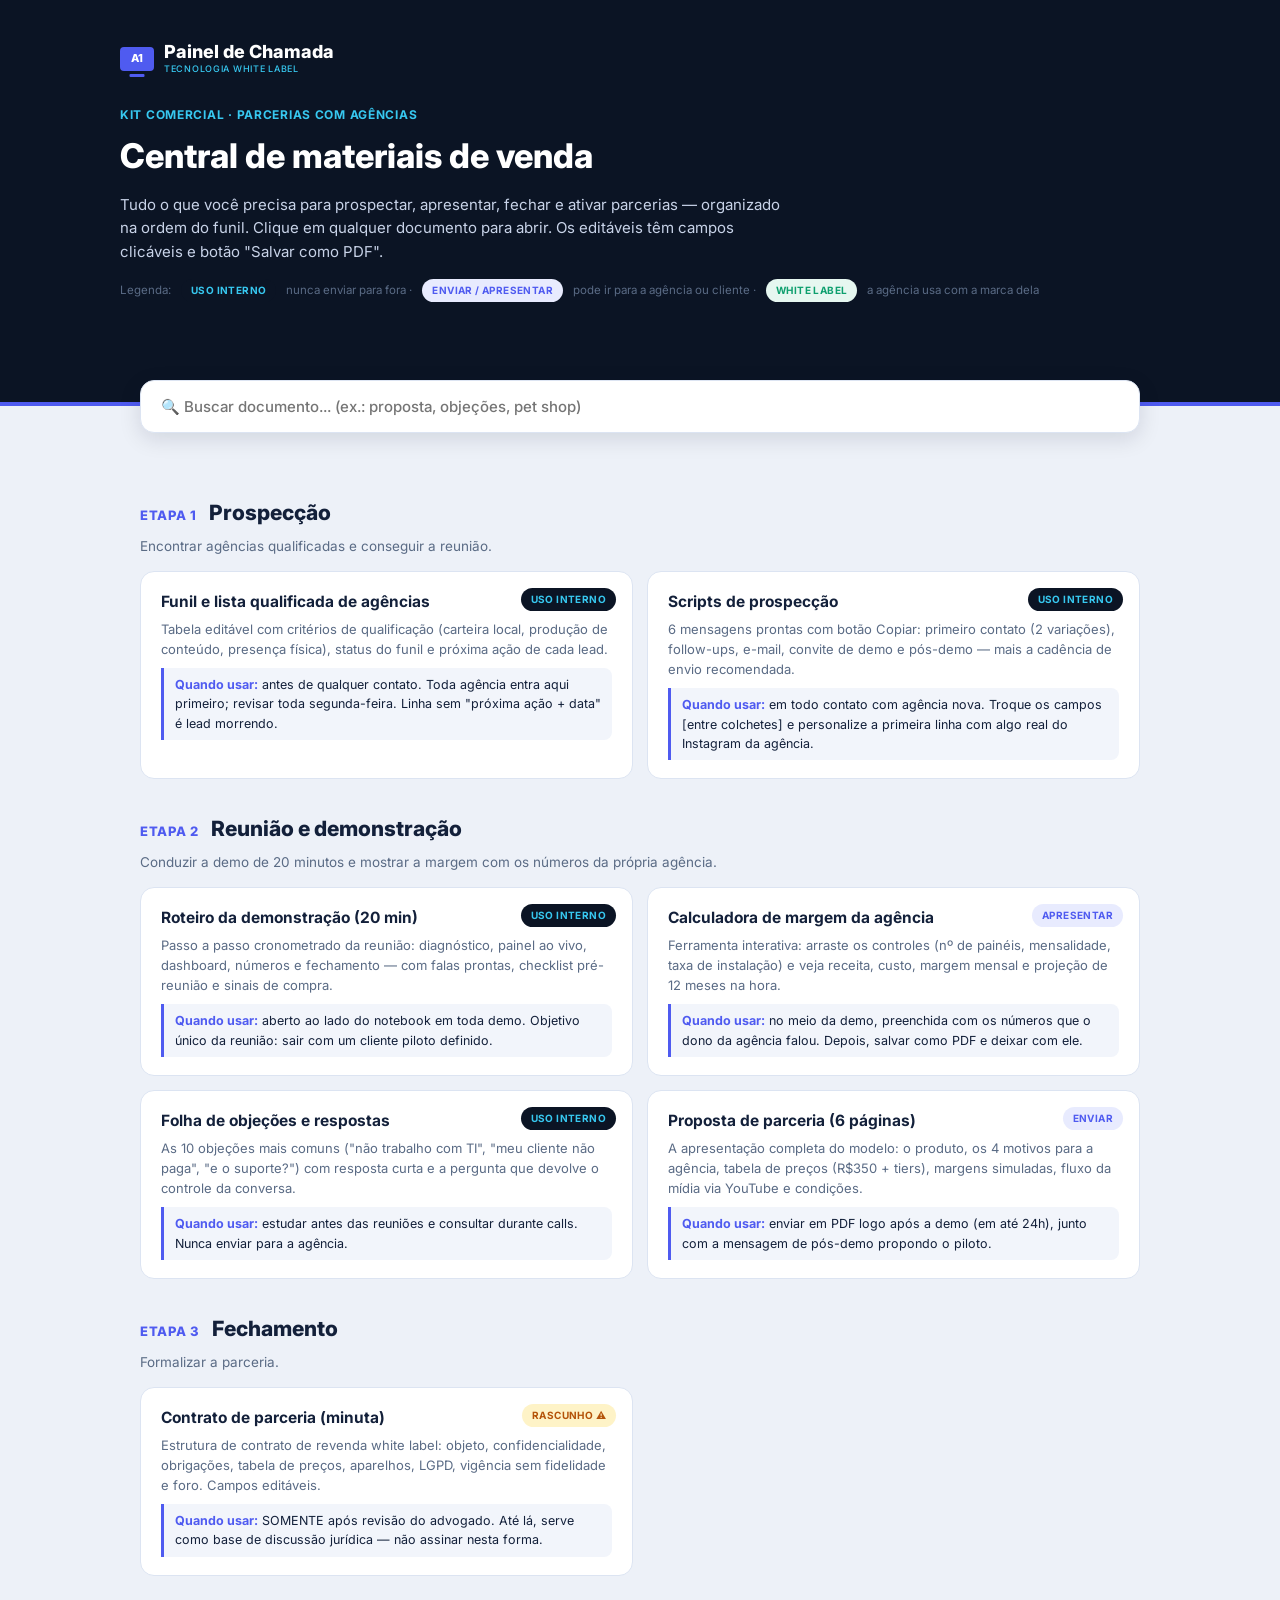
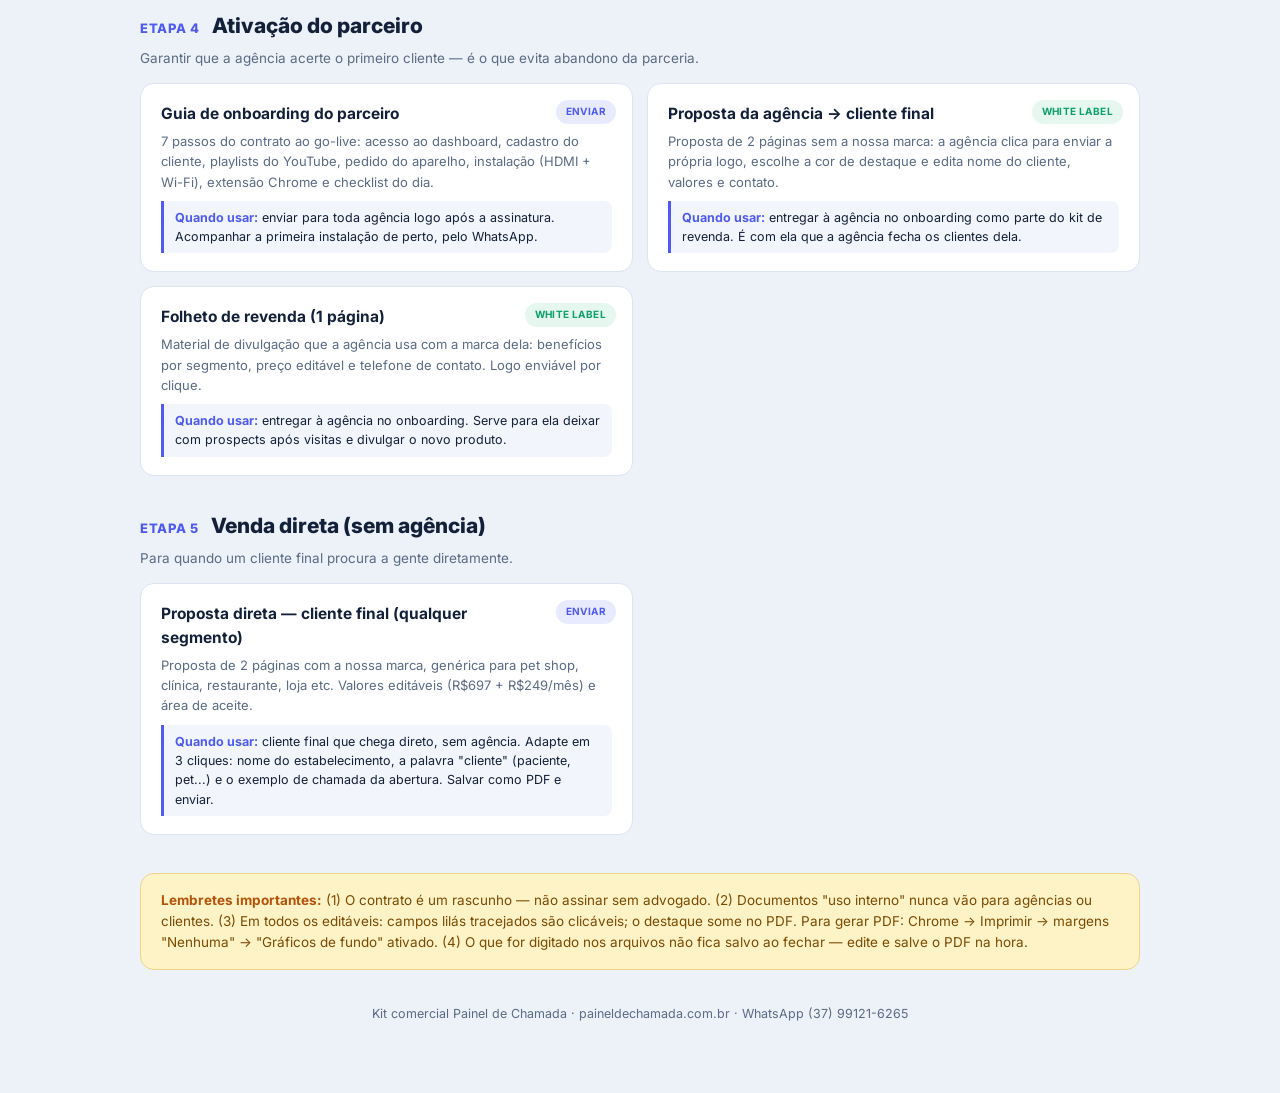
<file: interno/index.html>
<!DOCTYPE html>
<html lang="pt-BR">
<head>
<meta charset="UTF-8"><meta name="viewport" content="width=device-width, initial-scale=1.0">
<title>Kit Comercial — Painel de Chamada</title>
<link rel="preconnect" href="https://fonts.googleapis.com">
<link href="https://fonts.googleapis.com/css2?family=Inter:wght@400;500;700;800&display=swap" rel="stylesheet">
<style>
:root{
  --navy:#0B1424; --navy2:#101D33; --indigo:#4F5BF0; --cyan:#37C8F0;
  --ink:#13203A; --gray:#5A6B85; --light:#F2F5FB; --card:#F7F9FD;
  --border:#DCE4F2; --green:#0E9F6E; --warn:#B45309; --warnbg:#FEF3C7; --softwh:#C8D3E8;
}
*{margin:0;padding:0;box-sizing:border-box}
body{font-family:'Inter',system-ui,sans-serif;background:#EDF1F8;color:var(--ink);font-size:15px;line-height:1.55}

/* topo */
.hero{background:var(--navy);border-bottom:4px solid var(--indigo);padding:42px 20px 100px}
.wrap{max-width:1040px;margin:0 auto}
.logo{display:flex;align-items:center;gap:10px;margin-bottom:30px}
.logo .tv{width:34px;height:24px;background:var(--indigo);border-radius:4px;color:#fff;font-weight:800;
  font-size:11px;display:flex;align-items:center;justify-content:center;position:relative}
.logo .tv::after{content:'';position:absolute;bottom:-6px;left:50%;transform:translateX(-50%);
  width:15px;height:3px;background:var(--indigo);border-radius:1px}
.logo .name{font-weight:800;font-size:18px;color:#fff;line-height:1.1}
.logo .tag{font-weight:500;font-size:9px;letter-spacing:.08em;color:var(--cyan)}
.hero .kick{color:var(--cyan);font-weight:700;font-size:12px;letter-spacing:.06em;text-transform:uppercase}
.hero h1{color:#fff;font-size:34px;font-weight:800;margin:6px 0 10px}
.hero p{color:var(--softwh);max-width:680px}

/* busca */
.search{max-width:1040px;margin:-26px auto 0;padding:0 20px;position:relative;z-index:5}
.search input{width:100%;border:1px solid var(--border);border-radius:14px;padding:16px 20px;
  font:500 15px 'Inter',sans-serif;box-shadow:0 6px 22px rgba(10,20,40,.12);outline:none}
.search input:focus{border-color:var(--indigo)}

/* corpo */
main{max-width:1040px;margin:0 auto;padding:30px 20px 70px}
.etapa{margin-top:34px}
.etapa .et-head{display:flex;align-items:baseline;gap:12px;margin-bottom:6px}
.etapa .num{color:var(--indigo);font-weight:800;font-size:13px;letter-spacing:.05em}
.etapa h2{font-size:21px;font-weight:800}
.etapa .et-desc{color:var(--gray);font-size:13.5px;margin-bottom:14px}
.cards{display:grid;grid-template-columns:1fr 1fr;gap:14px}
@media(max-width:760px){.cards{grid-template-columns:1fr}.hero h1{font-size:26px}}

a.doc{display:block;background:#fff;border:1px solid var(--border);border-radius:14px;padding:18px 20px;
  text-decoration:none;color:var(--ink);transition:transform .12s, box-shadow .12s, border-color .12s;position:relative}
a.doc:hover{transform:translateY(-2px);box-shadow:0 8px 22px rgba(20,30,60,.12);border-color:var(--indigo)}
a.doc h3{font-size:15.5px;font-weight:700;margin-bottom:5px;padding-right:80px}
a.doc .desc{font-size:13px;color:var(--gray);margin-bottom:9px}
a.doc .purpose{font-size:12.5px;background:var(--light);border-left:3px solid var(--indigo);
  border-radius:0 8px 8px 0;padding:7px 11px;color:var(--ink)}
a.doc .purpose b{color:var(--indigo)}
.badge{position:absolute;top:16px;right:16px;font-size:10px;font-weight:700;letter-spacing:.04em;
  border-radius:99px;padding:4px 10px}
.b-int{background:var(--navy);color:var(--cyan)}
.b-env{background:#E8EBFE;color:var(--indigo)}
.b-wl{background:var(--greenbg,#E6F7F0);color:var(--green)}
.b-warn{background:var(--warnbg);color:var(--warn)}

.aviso{margin-top:38px;background:var(--warnbg);border:1px solid #F0D48A;border-radius:14px;padding:16px 20px;font-size:13.5px;color:#7C4A02}
.aviso b{color:var(--warn)}
.rodape{margin-top:34px;text-align:center;color:var(--gray);font-size:12.5px}
.legenda{display:flex;gap:10px;flex-wrap:wrap;margin-top:16px;font-size:11.5px;color:var(--gray);align-items:center}
.legenda .badge{position:static}
.hidden{display:none}
</style>
</head>
<body>

<div class="hero">
  <div class="wrap">
    <div class="logo">
      <div class="tv">A1</div>
      <div><div class="name">Painel de Chamada</div><div class="tag">TECNOLOGIA WHITE LABEL</div></div>
    </div>
    <div class="kick">Kit comercial · Parcerias com agências</div>
    <h1>Central de materiais de venda</h1>
    <p>Tudo o que você precisa para prospectar, apresentar, fechar e ativar parcerias — organizado na ordem do funil.
    Clique em qualquer documento para abrir. Os editáveis têm campos clicáveis e botão "Salvar como PDF".</p>
    <div class="legenda">
      Legenda:
      <span class="badge b-int">USO INTERNO</span> nunca enviar para fora ·
      <span class="badge b-env">ENVIAR / APRESENTAR</span> pode ir para a agência ou cliente ·
      <span class="badge b-wl">WHITE LABEL</span> a agência usa com a marca dela
    </div>
  </div>
</div>

<div class="search">
  <input type="text" id="busca" placeholder="🔍 Buscar documento... (ex.: proposta, objeções, pet shop)" oninput="filtrar()">
</div>

<main>

  <!-- ETAPA 1 -->
  <section class="etapa">
    <div class="et-head"><span class="num">ETAPA 1</span><h2>Prospecção</h2></div>
    <p class="et-desc">Encontrar agências qualificadas e conseguir a reunião.</p>
    <div class="cards">

      <a class="doc" href="funil-lista-qualificada-agencias.html">
        <span class="badge b-int">USO INTERNO</span>
        <h3>Funil e lista qualificada de agências</h3>
        <p class="desc">Tabela editável com critérios de qualificação (carteira local, produção de conteúdo, presença física), status do funil e próxima ação de cada lead.</p>
        <div class="purpose"><b>Quando usar:</b> antes de qualquer contato. Toda agência entra aqui primeiro; revisar toda segunda-feira. Linha sem "próxima ação + data" é lead morrendo.</div>
      </a>

      <a class="doc" href="scripts-prospeccao-agencias.html">
        <span class="badge b-int">USO INTERNO</span>
        <h3>Scripts de prospecção</h3>
        <p class="desc">6 mensagens prontas com botão Copiar: primeiro contato (2 variações), follow-ups, e-mail, convite de demo e pós-demo — mais a cadência de envio recomendada.</p>
        <div class="purpose"><b>Quando usar:</b> em todo contato com agência nova. Troque os campos [entre colchetes] e personalize a primeira linha com algo real do Instagram da agência.</div>
      </a>

    </div>
  </section>

  <!-- ETAPA 2 -->
  <section class="etapa">
    <div class="et-head"><span class="num">ETAPA 2</span><h2>Reunião e demonstração</h2></div>
    <p class="et-desc">Conduzir a demo de 20 minutos e mostrar a margem com os números da própria agência.</p>
    <div class="cards">

      <a class="doc" href="roteiro-demonstracao-20min.html">
        <span class="badge b-int">USO INTERNO</span>
        <h3>Roteiro da demonstração (20 min)</h3>
        <p class="desc">Passo a passo cronometrado da reunião: diagnóstico, painel ao vivo, dashboard, números e fechamento — com falas prontas, checklist pré-reunião e sinais de compra.</p>
        <div class="purpose"><b>Quando usar:</b> aberto ao lado do notebook em toda demo. Objetivo único da reunião: sair com um cliente piloto definido.</div>
      </a>

      <a class="doc" href="calculadora-margem-agencia.html">
        <span class="badge b-env">APRESENTAR</span>
        <h3>Calculadora de margem da agência</h3>
        <p class="desc">Ferramenta interativa: arraste os controles (nº de painéis, mensalidade, taxa de instalação) e veja receita, custo, margem mensal e projeção de 12 meses na hora.</p>
        <div class="purpose"><b>Quando usar:</b> no meio da demo, preenchida com os números que o dono da agência falou. Depois, salvar como PDF e deixar com ele.</div>
      </a>

      <a class="doc" href="folha-objecoes-respostas.html">
        <span class="badge b-int">USO INTERNO</span>
        <h3>Folha de objeções e respostas</h3>
        <p class="desc">As 10 objeções mais comuns ("não trabalho com TI", "meu cliente não paga", "e o suporte?") com resposta curta e a pergunta que devolve o controle da conversa.</p>
        <div class="purpose"><b>Quando usar:</b> estudar antes das reuniões e consultar durante calls. Nunca enviar para a agência.</div>
      </a>

      <a class="doc" href="guia-comercial-para-agencia.html">
        <span class="badge b-env">ENVIAR</span>
        <h3>Proposta de parceria (6 páginas)</h3>
        <p class="desc">A apresentação completa do modelo: o produto, os 4 motivos para a agência, tabela de preços (R$350 + tiers), margens simuladas, fluxo da mídia via YouTube e condições.</p>
        <div class="purpose"><b>Quando usar:</b> enviar em PDF logo após a demo (em até 24h), junto com a mensagem de pós-demo propondo o piloto.</div>
      </a>

    </div>
  </section>

  <!-- ETAPA 3 -->
  <section class="etapa">
    <div class="et-head"><span class="num">ETAPA 3</span><h2>Fechamento</h2></div>
    <p class="et-desc">Formalizar a parceria.</p>
    <div class="cards">

      <a class="doc" href="contrato-parceria-rascunho.html">
        <span class="badge b-warn">RASCUNHO ⚠</span>
        <h3>Contrato de parceria (minuta)</h3>
        <p class="desc">Estrutura de contrato de revenda white label: objeto, confidencialidade, obrigações, tabela de preços, aparelhos, LGPD, vigência sem fidelidade e foro. Campos editáveis.</p>
        <div class="purpose"><b>Quando usar:</b> SOMENTE após revisão do advogado. Até lá, serve como base de discussão jurídica — não assinar nesta forma.</div>
      </a>

    </div>
  </section>

  <!-- ETAPA 4 -->
  <section class="etapa">
    <div class="et-head"><span class="num">ETAPA 4</span><h2>Ativação do parceiro</h2></div>
    <p class="et-desc">Garantir que a agência acerte o primeiro cliente — é o que evita abandono da parceria.</p>
    <div class="cards">

      <a class="doc" href="guia-onboarding-agencia.html">
        <span class="badge b-env">ENVIAR</span>
        <h3>Guia de onboarding do parceiro</h3>
        <p class="desc">7 passos do contrato ao go-live: acesso ao dashboard, cadastro do cliente, playlists do YouTube, pedido do aparelho, instalação (HDMI + Wi-Fi), extensão Chrome e checklist do dia.</p>
        <div class="purpose"><b>Quando usar:</b> enviar para toda agência logo após a assinatura. Acompanhar a primeira instalação de perto, pelo WhatsApp.</div>
      </a>

      <a class="doc" href="proposta-parceria-painel-de-chamada.html">
        <span class="badge b-wl">WHITE LABEL</span>
        <h3>Proposta da agência → cliente final</h3>
        <p class="desc">Proposta de 2 páginas sem a nossa marca: a agência clica para enviar a própria logo, escolhe a cor de destaque e edita nome do cliente, valores e contato.</p>
        <div class="purpose"><b>Quando usar:</b> entregar à agência no onboarding como parte do kit de revenda. É com ela que a agência fecha os clientes dela.</div>
      </a>

      <a class="doc" href="folheto-revenda-agencia-white-label.html">
        <span class="badge b-wl">WHITE LABEL</span>
        <h3>Folheto de revenda (1 página)</h3>
        <p class="desc">Material de divulgação que a agência usa com a marca dela: benefícios por segmento, preço editável e telefone de contato. Logo enviável por clique.</p>
        <div class="purpose"><b>Quando usar:</b> entregar à agência no onboarding. Serve para ela deixar com prospects após visitas e divulgar o novo produto.</div>
      </a>

    </div>
  </section>

  <!-- ETAPA 5 -->
  <section class="etapa">
    <div class="et-head"><span class="num">ETAPA 5</span><h2>Venda direta (sem agência)</h2></div>
    <p class="et-desc">Para quando um cliente final procura a gente diretamente.</p>
    <div class="cards">

      <a class="doc" href="proposta-direta-cliente-final.html">
        <span class="badge b-env">ENVIAR</span>
        <h3>Proposta direta — cliente final (qualquer segmento)</h3>
        <p class="desc">Proposta de 2 páginas com a nossa marca, genérica para pet shop, clínica, restaurante, loja etc. Valores editáveis (R$697 + R$249/mês) e área de aceite.</p>
        <div class="purpose"><b>Quando usar:</b> cliente final que chega direto, sem agência. Adapte em 3 cliques: nome do estabelecimento, a palavra "cliente" (paciente, pet...) e o exemplo de chamada da abertura. Salvar como PDF e enviar.</div>
      </a>

    </div>
  </section>

  <div class="aviso">
    <b>Lembretes importantes:</b> (1) O contrato é um rascunho — não assinar sem advogado.
    (2) Documentos "uso interno" nunca vão para agências ou clientes.
    (3) Em todos os editáveis: campos lilás tracejados são clicáveis; o destaque some no PDF.
    Para gerar PDF: Chrome → Imprimir → margens "Nenhuma" → "Gráficos de fundo" ativado.
    (4) O que for digitado nos arquivos não fica salvo ao fechar — edite e salve o PDF na hora.
  </div>

  <p class="rodape">Kit comercial Painel de Chamada · paineldechamada.com.br · WhatsApp (37) 99121-6265</p>
</main>

<script>
function filtrar(){
  const q = document.getElementById('busca').value.toLowerCase().trim();
  document.querySelectorAll('a.doc').forEach(c=>{
    c.classList.toggle('hidden', q && !c.innerText.toLowerCase().includes(q));
  });
  document.querySelectorAll('.etapa').forEach(s=>{
    const vivos = s.querySelectorAll('a.doc:not(.hidden)').length;
    s.classList.toggle('hidden', vivos === 0);
  });
}
</script>
</body>
</html>
</file>
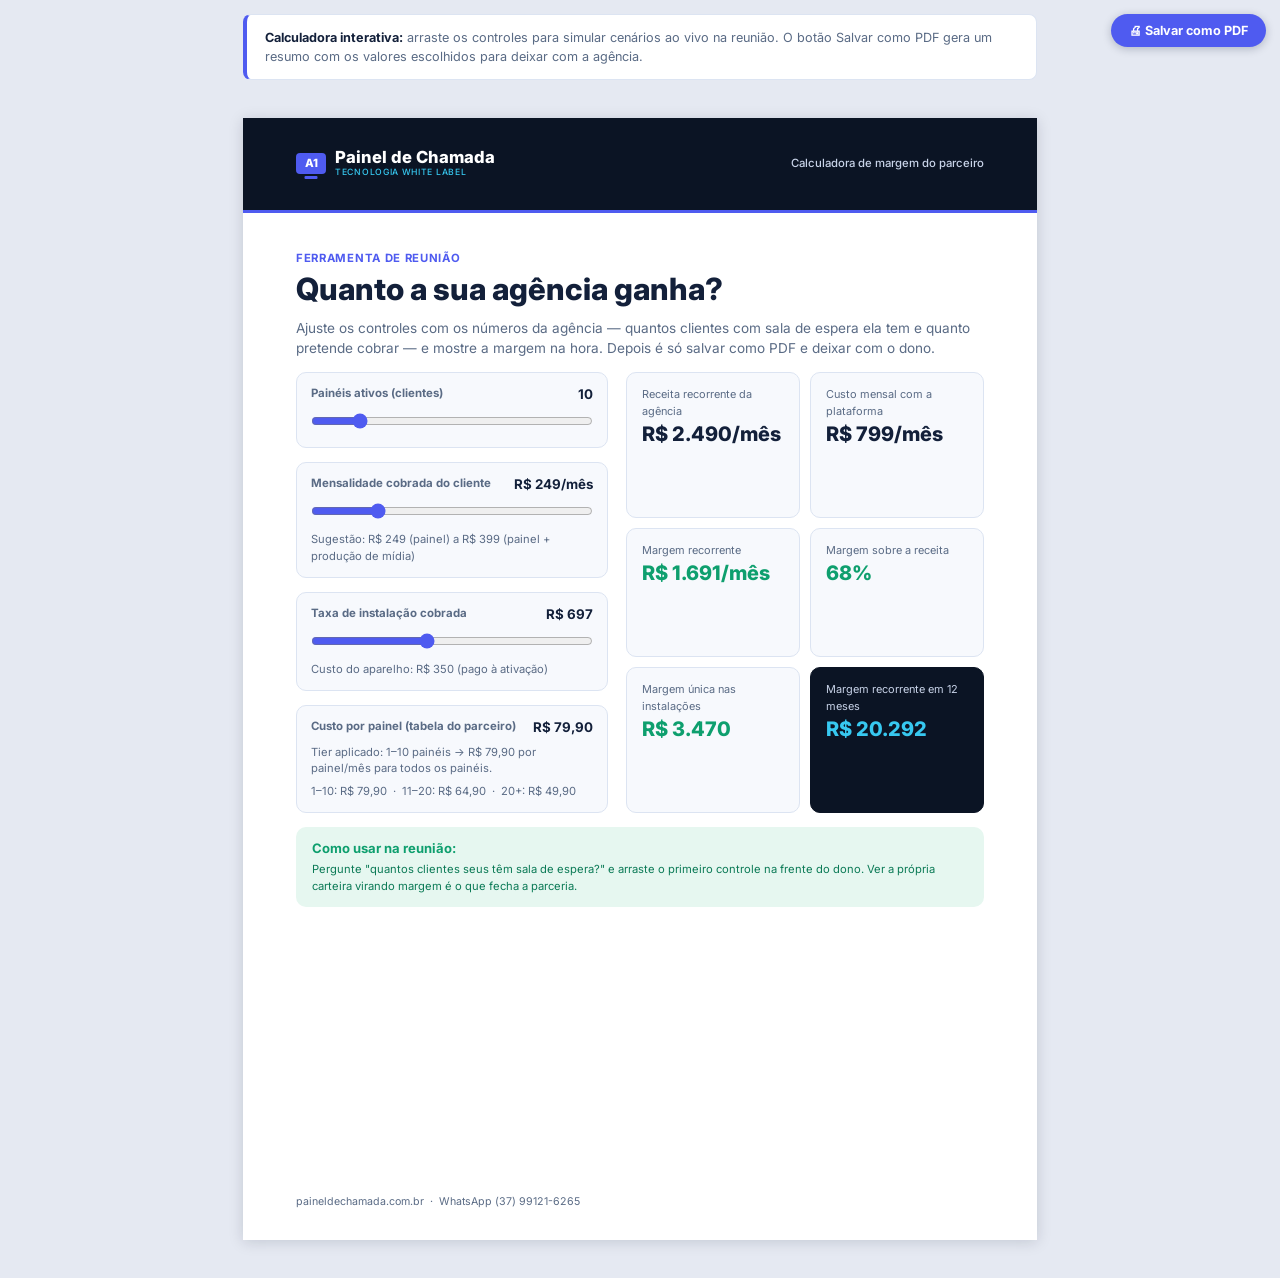
<file: interno/calculadora-margem-agencia.html>
<!DOCTYPE html>
<html lang="pt-BR">
<head>
<meta charset="UTF-8"><meta name="viewport" content="width=device-width, initial-scale=1.0">
<title>Calculadora de Margem — Parceria Painel de Chamada</title>
<link rel="preconnect" href="https://fonts.googleapis.com"><link href="https://fonts.googleapis.com/css2?family=Inter:wght@400;500;700;800&display=swap" rel="stylesheet">
<style>
:root{
  --navy:#0B1424; --navy2:#101D33; --indigo:#4F5BF0; --cyan:#37C8F0;
  --ink:#13203A; --gray:#5A6B85; --light:#F2F5FB; --card:#F7F9FD;
  --border:#DCE4F2; --green:#0E9F6E; --greenbg:#E6F7F0; --softwh:#C8D3E8;
  --warn:#B45309; --warnbg:#FEF3C7; --accent:var(--indigo);
}
*{margin:0;padding:0;box-sizing:border-box}
body{font-family:'Inter',system-ui,sans-serif;background:#E5E9F2;color:var(--ink);font-size:10pt;line-height:1.5}
.page{width:210mm;min-height:297mm;margin:10mm auto;background:#fff;position:relative;
      padding:16mm 14mm 18mm;box-shadow:0 2px 14px rgba(10,20,40,.15);display:flow-root}
.page.dark{background:var(--navy);color:#fff}

/* barra de instruções e botão imprimir — não saem no PDF */
.editbar{max-width:210mm;margin:14px auto 0;background:#fff;border:1px solid var(--border);
  border-left:4px solid var(--accent);border-radius:8px;padding:13px 18px;font-size:9.5pt;color:var(--gray)}
.editbar b{color:var(--ink)}
.toolbar{position:fixed;top:14px;right:14px;z-index:50;display:flex;gap:8px}
.toolbar button,.toolbar label{background:var(--accent);color:#fff;border:none;border-radius:99px;
  padding:9px 18px;font:700 9.5pt 'Inter',sans-serif;cursor:pointer;box-shadow:0 2px 8px rgba(20,30,60,.25)}
.toolbar .alt{background:var(--ink)}

/* campos editáveis: destaque na tela, limpo na impressão */
[contenteditable]{outline:none;border-bottom:1.5px dashed var(--accent);background:rgba(79,91,240,.07);
  border-radius:3px;padding:0 3px;transition:background .15s;min-width:1ch;display:inline-block}
[contenteditable]:hover{background:rgba(79,91,240,.16)}
[contenteditable]:focus{background:#FFF7D6;border-bottom-color:var(--warn)}

.head{display:flex;justify-content:space-between;align-items:center;background:var(--navy);
  margin:-16mm -14mm 10mm;padding:8mm 14mm;border-bottom:3px solid var(--accent)}
.head .crumb{color:var(--softwh);font-size:8.5pt;font-weight:500}
.foot{position:absolute;bottom:8mm;left:14mm;right:14mm;display:flex;justify-content:space-between;
  font-size:8pt;color:var(--gray)}
.page.dark .foot{color:#6E7FA0}

.logo{display:flex;align-items:center;gap:9px}
.logo .tv{width:30px;height:21px;background:var(--accent);border-radius:4px;color:#fff;font-weight:800;
  font-size:8.5pt;display:flex;align-items:center;justify-content:center;position:relative}
.logo .tv::after{content:'';position:absolute;bottom:-5px;left:50%;transform:translateX(-50%);
  width:13px;height:3px;background:var(--accent);border-radius:1px}
.logo .name{font-weight:800;font-size:12.5pt;color:#fff;line-height:1.1}
.logo .tag{font-weight:500;font-size:6.5pt;letter-spacing:.08em;color:var(--cyan)}
.logo.on-light .name{color:var(--ink)}
.logo.on-light .tag{color:var(--accent)}

.kicker{color:var(--accent);font-size:8.5pt;font-weight:700;letter-spacing:.06em;text-transform:uppercase}
.dark .kicker{color:var(--cyan)}
h1{font-size:23pt;font-weight:800;line-height:1.18;margin:4px 0 10px}
h2{font-size:16pt;font-weight:800;margin:4px 0 8px}
h3{font-size:11pt;font-weight:700}
.lead{color:var(--gray);font-size:10.2pt;margin-bottom:14px}
.dark .lead{color:var(--softwh)}
.sec{margin-top:20px}
.grid2{display:grid;grid-template-columns:1fr 1fr;gap:10px}
.grid3{display:grid;grid-template-columns:1fr 1fr 1fr;gap:10px}
.cardx{background:var(--card);border:1px solid var(--border);border-radius:10px;padding:13px 15px;break-inside:avoid}
.cardx.accent{border-left:4px solid var(--accent);border-radius:0 10px 10px 0}
.cardx h3{font-size:10.3pt;font-weight:700;margin-bottom:4px}
.cardx p{font-size:8.8pt;color:var(--gray);line-height:1.45}
.darkbox{background:var(--navy);color:#fff;border-radius:10px;padding:14px 18px;margin-top:14px}
.darkbox h3{color:var(--cyan);font-size:10.3pt;margin-bottom:4px}
.darkbox p{color:var(--softwh);font-size:8.8pt}
.checks{display:grid;grid-template-columns:1fr 1fr;gap:8px 18px;margin-top:10px}
.checks div{display:flex;gap:8px;align-items:flex-start;font-size:9.3pt}
.checks div::before{content:'\2713';flex:0 0 16px;height:16px;background:var(--green);color:#fff;
  border-radius:50%;font-size:8pt;font-weight:700;display:flex;align-items:center;justify-content:center;margin-top:1px}
.note{font-size:8.4pt;color:var(--gray);margin-top:8px}
table.tb{width:100%;border-collapse:collapse;border:1px solid var(--border);font-size:9.2pt}
table.tb th{background:var(--navy);color:#fff;text-align:left;padding:9px 12px;font-size:8.4pt}
table.tb td{padding:10px 12px;vertical-align:top;border-top:1px solid var(--border)}
table.tb tr:nth-child(even) td{background:var(--card)}
.greenbar{background:var(--greenbg);border-radius:10px;padding:12px 16px;margin-top:14px}
.greenbar b{color:var(--green);font-size:9.8pt}
.greenbar span{display:block;color:#0B7A56;font-size:8.4pt;margin-top:2px}
.warnbar{background:var(--warnbg);border:1px solid #F0D48A;border-radius:10px;padding:12px 16px;margin:12px 0}
.warnbar b{color:var(--warn)}
.warnbar p{color:#7C4A02;font-size:8.8pt;margin-top:2px}
.cta{background:var(--navy);border-radius:12px;padding:18px 22px;margin-top:18px}
.cta h2{color:#fff}.cta p{color:var(--softwh);font-size:9.6pt;margin-bottom:10px}
.cta .btn{display:inline-block;background:var(--accent);color:#fff;font-weight:700;font-size:9.6pt;
  border-radius:99px;padding:9px 20px;text-decoration:none}
.sign{display:grid;grid-template-columns:1fr 1fr;gap:30px;margin-top:34px}
.sign div{border-top:1.5px solid var(--ink);padding-top:6px;font-size:8.6pt;color:var(--gray);text-align:center}

@media print{
  body{background:#fff}
  .editbar,.toolbar,.no-print{display:none!important}
  .page{margin:0;box-shadow:none;width:auto;page-break-after:always}
  .page:last-child{page-break-after:auto}
  [contenteditable]{border-bottom:none;background:transparent;padding:0}
  @page{size:A4;margin:0}
  *{-webkit-print-color-adjust:exact;print-color-adjust:exact}
}

.calc{display:grid;grid-template-columns:1fr 1.15fr;gap:18px;margin-top:14px}
.ctrl{display:flex;flex-direction:column;gap:14px}
.ctrl .f{background:var(--card);border:1px solid var(--border);border-radius:10px;padding:12px 14px}
.ctrl label{font-size:8.6pt;font-weight:700;color:var(--gray);display:flex;justify-content:space-between}
.ctrl label output{color:var(--ink);font-size:10pt}
.ctrl input[type=range]{width:100%;margin-top:8px;accent-color:var(--accent)}
.kpis{display:grid;grid-template-columns:1fr 1fr;gap:10px}
.kpi{background:var(--card);border:1px solid var(--border);border-radius:10px;padding:13px 15px}
.kpi small{font-size:8.2pt;color:var(--gray);display:block}
.kpi b{font-size:15pt;font-weight:800}
.kpi.g b{color:var(--green)}
.kpi.dark{background:var(--navy);border-color:var(--navy)}
.kpi.dark small{color:var(--softwh)}
.kpi.dark b{color:var(--cyan)}
.tierinfo{font-size:8.4pt;color:var(--gray);margin-top:6px}
</style>
</head>
<body>
<div class="toolbar no-print"><button onclick="imprimir()">🖨 Salvar como PDF</button></div>
<div class="editbar"><b>Calculadora interativa:</b> arraste os controles para simular cenários ao vivo na reunião. O botão Salvar como PDF gera um resumo com os valores escolhidos para deixar com a agência.</div>

<section class="page">
  <div class="head"><div class="logo"><div class="tv">A1</div><div><div class="name">Painel de Chamada</div><div class="tag">TECNOLOGIA WHITE LABEL</div></div></div><div class="crumb">Calculadora de margem do parceiro</div></div>
  <div class="kicker">Ferramenta de reunião</div>
  <h1>Quanto a sua agência ganha?</h1>
  <p class="lead">Ajuste os controles com os números da agência — quantos clientes com sala de espera ela tem
  e quanto pretende cobrar — e mostre a margem na hora. Depois é só salvar como PDF e deixar com o dono.</p>

  <div class="calc">
    <div class="ctrl">
      <div class="f"><label>Painéis ativos (clientes) <output id="on">10</output></label>
        <input type="range" id="n" min="1" max="60" value="10"></div>
      <div class="f"><label>Mensalidade cobrada do cliente <output id="opm">R$ 249/mês</output></label>
        <input type="range" id="pm" min="149" max="599" step="10" value="249">
        <div class="tierinfo">Sugestão: R$ 249 (painel) a R$ 399 (painel + produção de mídia)</div></div>
      <div class="f"><label>Taxa de instalação cobrada <output id="opi">R$ 697</output></label>
        <input type="range" id="pi" min="350" max="1200" step="1" value="697">
        <div class="tierinfo">Custo do aparelho: R$ 350 (pago à ativação)</div></div>
      <div class="f"><label>Custo por painel (tabela do parceiro) <output id="ktier">R$ 79,90</output></label>
        <div class="tierinfo" id="tnote"></div>
        <div class="tierinfo">1–10: R$ 79,90 &nbsp;·&nbsp; 11–20: R$ 64,90 &nbsp;·&nbsp; 20+: R$ 49,90</div></div>
    </div>
    <div class="kpis">
      <div class="kpi"><small>Receita recorrente da agência</small><b id="krec">—</b></div>
      <div class="kpi"><small>Custo mensal com a plataforma</small><b id="kcusto">—</b></div>
      <div class="kpi g"><small>Margem recorrente</small><b id="kmar">—</b></div>
      <div class="kpi g"><small>Margem sobre a receita</small><b id="kpct">—</b></div>
      <div class="kpi g"><small>Margem única nas instalações</small><b id="kinst">—</b></div>
      <div class="kpi dark"><small>Margem recorrente em 12 meses</small><b id="kano">—</b></div>
    </div>
  </div>

  <div class="greenbar"><b>Como usar na reunião:</b>
  <span>Pergunte "quantos clientes seus têm sala de espera?" e arraste o primeiro controle na frente do dono.
  Ver a própria carteira virando margem é o que fecha a parceria.</span></div>
  <div class="foot"><span>paineldechamada.com.br &nbsp;·&nbsp; WhatsApp (37) 99121-6265</span><span></span></div>
</section>

<script>
function imprimir(){window.print()}

const F = n => 'R$ ' + Math.round(n).toLocaleString('pt-BR');
function tier(n){ return n<=10 ? 79.90 : (n<=20 ? 64.90 : 49.90); }
function calc(){
  const n   = +el('n').value, pm = +el('pm').value, pi = +el('pi').value, ci = 350;
  const t = tier(n), custoMes = n*t;
  const recMes = n*pm, marMes = recMes - custoMes, marAno = marMes*12;
  const marInst = n*(pi-ci);
  el('on').value = n; el('opm').value = F(pm)+'/mês'; el('opi').value = F(pi);
  el('ktier').textContent = 'R$ ' + t.toFixed(2).replace('.', ',');
  el('kcusto').textContent = F(custoMes)+'/mês';
  el('krec').textContent = F(recMes)+'/mês';
  el('kmar').textContent = F(marMes)+'/mês';
  el('kano').textContent = F(marAno);
  el('kinst').textContent = F(marInst);
  el('kpct').textContent = recMes ? Math.round(marMes/recMes*100)+'%' : '—';
  el('tnote').textContent = 'Tier aplicado: ' + (n<=10?'1–10 painéis':(n<=20?'11–20 painéis':'acima de 20 painéis')) +
    ' → R$ ' + t.toFixed(2).replace('.', ',') + ' por painel/mês para todos os painéis.';
}
const el = id => document.getElementById(id);
window.addEventListener('DOMContentLoaded', ()=>{ ['n','pm','pi'].forEach(i=>el(i).addEventListener('input',calc)); calc(); });
</script>
</body>
</html>
</file>
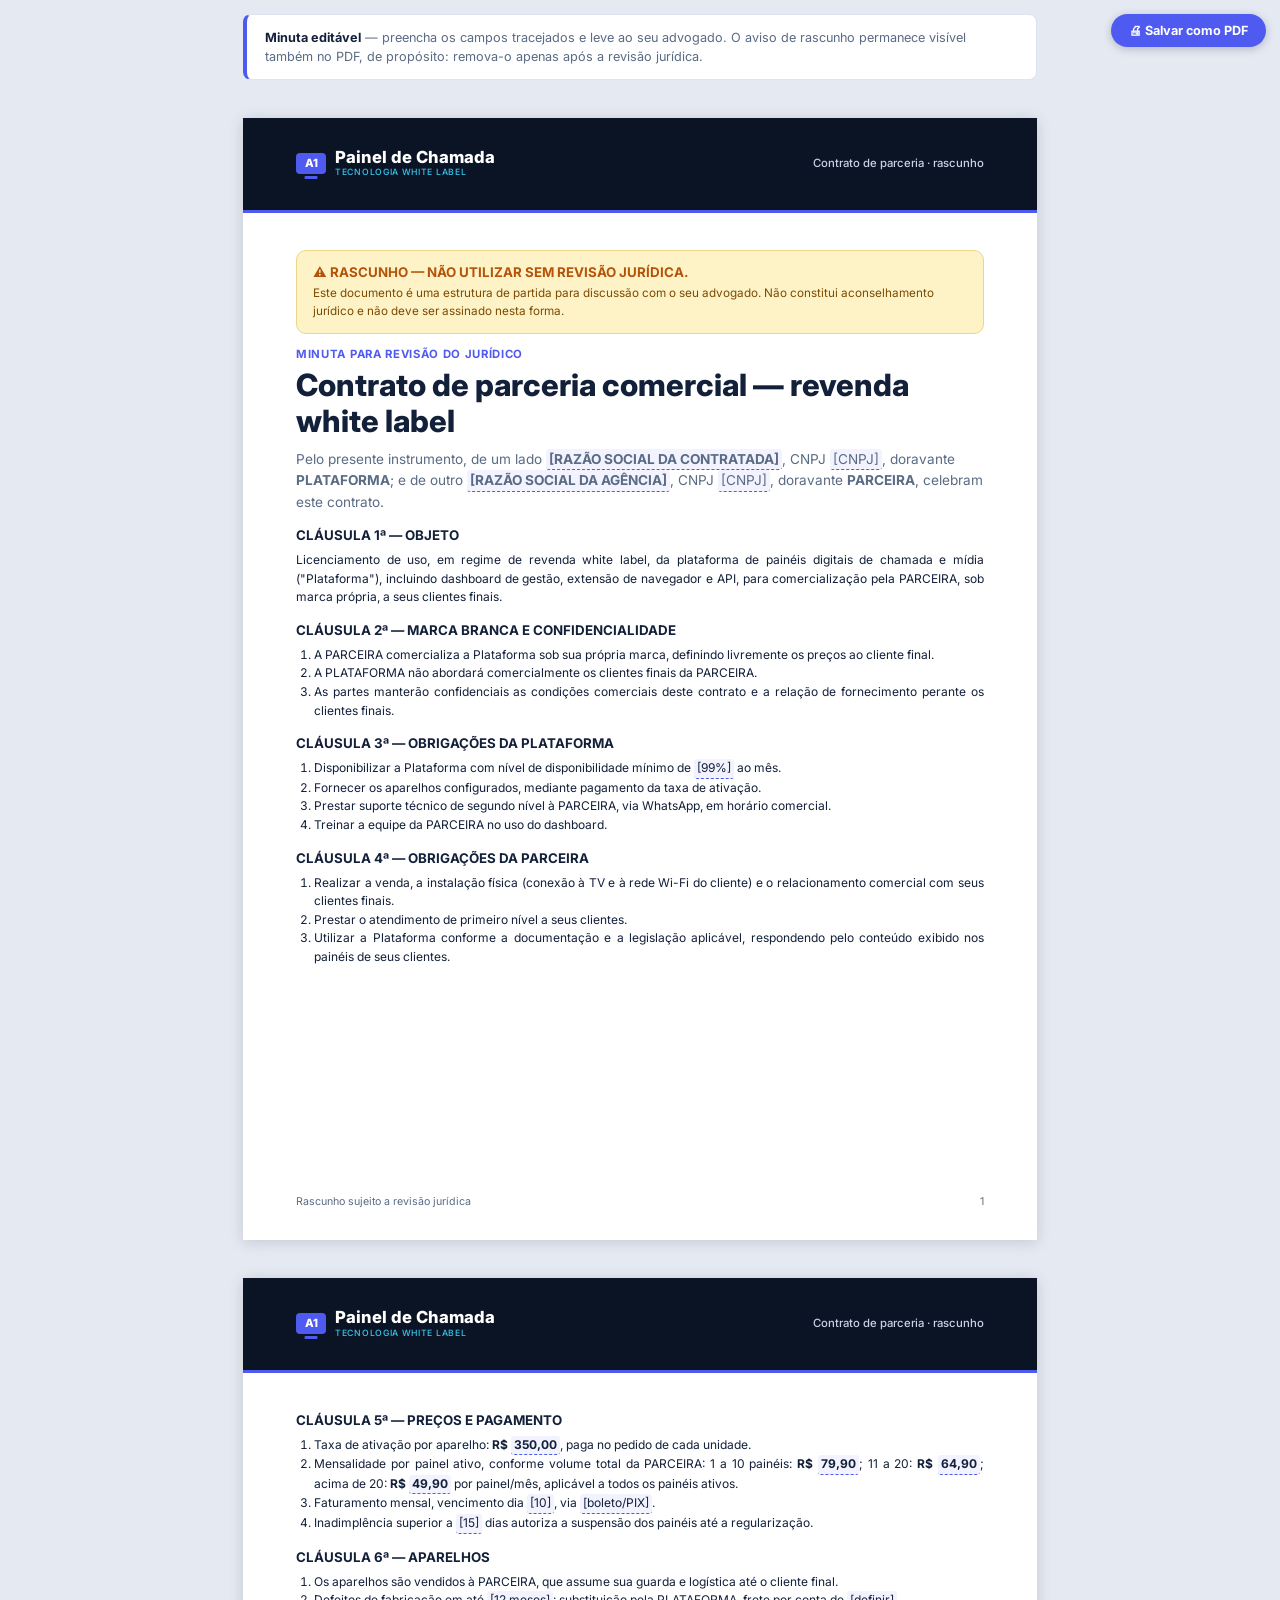
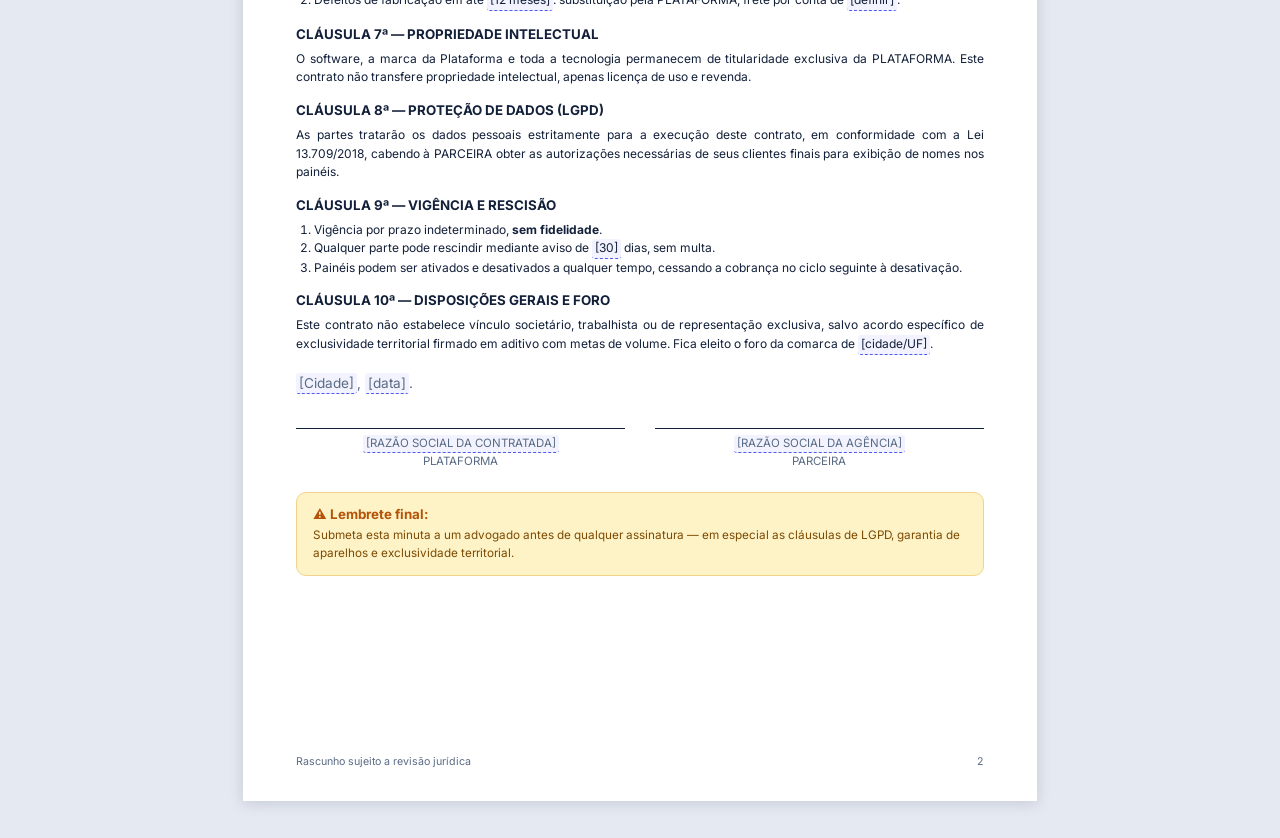
<file: interno/contrato-parceria-rascunho.html>
<!DOCTYPE html>
<html lang="pt-BR">
<head>
<meta charset="UTF-8"><meta name="viewport" content="width=device-width, initial-scale=1.0">
<title>Contrato de Parceria — RASCUNHO</title>
<link rel="preconnect" href="https://fonts.googleapis.com"><link href="https://fonts.googleapis.com/css2?family=Inter:wght@400;500;700;800&display=swap" rel="stylesheet">
<style>
:root{
  --navy:#0B1424; --navy2:#101D33; --indigo:#4F5BF0; --cyan:#37C8F0;
  --ink:#13203A; --gray:#5A6B85; --light:#F2F5FB; --card:#F7F9FD;
  --border:#DCE4F2; --green:#0E9F6E; --greenbg:#E6F7F0; --softwh:#C8D3E8;
  --warn:#B45309; --warnbg:#FEF3C7; --accent:var(--indigo);
}
*{margin:0;padding:0;box-sizing:border-box}
body{font-family:'Inter',system-ui,sans-serif;background:#E5E9F2;color:var(--ink);font-size:10pt;line-height:1.5}
.page{width:210mm;min-height:297mm;margin:10mm auto;background:#fff;position:relative;
      padding:16mm 14mm 18mm;box-shadow:0 2px 14px rgba(10,20,40,.15);display:flow-root}
.page.dark{background:var(--navy);color:#fff}

/* barra de instruções e botão imprimir — não saem no PDF */
.editbar{max-width:210mm;margin:14px auto 0;background:#fff;border:1px solid var(--border);
  border-left:4px solid var(--accent);border-radius:8px;padding:13px 18px;font-size:9.5pt;color:var(--gray)}
.editbar b{color:var(--ink)}
.toolbar{position:fixed;top:14px;right:14px;z-index:50;display:flex;gap:8px}
.toolbar button,.toolbar label{background:var(--accent);color:#fff;border:none;border-radius:99px;
  padding:9px 18px;font:700 9.5pt 'Inter',sans-serif;cursor:pointer;box-shadow:0 2px 8px rgba(20,30,60,.25)}
.toolbar .alt{background:var(--ink)}

/* campos editáveis: destaque na tela, limpo na impressão */
[contenteditable]{outline:none;border-bottom:1.5px dashed var(--accent);background:rgba(79,91,240,.07);
  border-radius:3px;padding:0 3px;transition:background .15s;min-width:1ch;display:inline-block}
[contenteditable]:hover{background:rgba(79,91,240,.16)}
[contenteditable]:focus{background:#FFF7D6;border-bottom-color:var(--warn)}

.head{display:flex;justify-content:space-between;align-items:center;background:var(--navy);
  margin:-16mm -14mm 10mm;padding:8mm 14mm;border-bottom:3px solid var(--accent)}
.head .crumb{color:var(--softwh);font-size:8.5pt;font-weight:500}
.foot{position:absolute;bottom:8mm;left:14mm;right:14mm;display:flex;justify-content:space-between;
  font-size:8pt;color:var(--gray)}
.page.dark .foot{color:#6E7FA0}

.logo{display:flex;align-items:center;gap:9px}
.logo .tv{width:30px;height:21px;background:var(--accent);border-radius:4px;color:#fff;font-weight:800;
  font-size:8.5pt;display:flex;align-items:center;justify-content:center;position:relative}
.logo .tv::after{content:'';position:absolute;bottom:-5px;left:50%;transform:translateX(-50%);
  width:13px;height:3px;background:var(--accent);border-radius:1px}
.logo .name{font-weight:800;font-size:12.5pt;color:#fff;line-height:1.1}
.logo .tag{font-weight:500;font-size:6.5pt;letter-spacing:.08em;color:var(--cyan)}
.logo.on-light .name{color:var(--ink)}
.logo.on-light .tag{color:var(--accent)}

.kicker{color:var(--accent);font-size:8.5pt;font-weight:700;letter-spacing:.06em;text-transform:uppercase}
.dark .kicker{color:var(--cyan)}
h1{font-size:23pt;font-weight:800;line-height:1.18;margin:4px 0 10px}
h2{font-size:16pt;font-weight:800;margin:4px 0 8px}
h3{font-size:11pt;font-weight:700}
.lead{color:var(--gray);font-size:10.2pt;margin-bottom:14px}
.dark .lead{color:var(--softwh)}
.sec{margin-top:20px}
.grid2{display:grid;grid-template-columns:1fr 1fr;gap:10px}
.grid3{display:grid;grid-template-columns:1fr 1fr 1fr;gap:10px}
.cardx{background:var(--card);border:1px solid var(--border);border-radius:10px;padding:13px 15px;break-inside:avoid}
.cardx.accent{border-left:4px solid var(--accent);border-radius:0 10px 10px 0}
.cardx h3{font-size:10.3pt;font-weight:700;margin-bottom:4px}
.cardx p{font-size:8.8pt;color:var(--gray);line-height:1.45}
.darkbox{background:var(--navy);color:#fff;border-radius:10px;padding:14px 18px;margin-top:14px}
.darkbox h3{color:var(--cyan);font-size:10.3pt;margin-bottom:4px}
.darkbox p{color:var(--softwh);font-size:8.8pt}
.checks{display:grid;grid-template-columns:1fr 1fr;gap:8px 18px;margin-top:10px}
.checks div{display:flex;gap:8px;align-items:flex-start;font-size:9.3pt}
.checks div::before{content:'\2713';flex:0 0 16px;height:16px;background:var(--green);color:#fff;
  border-radius:50%;font-size:8pt;font-weight:700;display:flex;align-items:center;justify-content:center;margin-top:1px}
.note{font-size:8.4pt;color:var(--gray);margin-top:8px}
table.tb{width:100%;border-collapse:collapse;border:1px solid var(--border);font-size:9.2pt}
table.tb th{background:var(--navy);color:#fff;text-align:left;padding:9px 12px;font-size:8.4pt}
table.tb td{padding:10px 12px;vertical-align:top;border-top:1px solid var(--border)}
table.tb tr:nth-child(even) td{background:var(--card)}
.greenbar{background:var(--greenbg);border-radius:10px;padding:12px 16px;margin-top:14px}
.greenbar b{color:var(--green);font-size:9.8pt}
.greenbar span{display:block;color:#0B7A56;font-size:8.4pt;margin-top:2px}
.warnbar{background:var(--warnbg);border:1px solid #F0D48A;border-radius:10px;padding:12px 16px;margin:12px 0}
.warnbar b{color:var(--warn)}
.warnbar p{color:#7C4A02;font-size:8.8pt;margin-top:2px}
.cta{background:var(--navy);border-radius:12px;padding:18px 22px;margin-top:18px}
.cta h2{color:#fff}.cta p{color:var(--softwh);font-size:9.6pt;margin-bottom:10px}
.cta .btn{display:inline-block;background:var(--accent);color:#fff;font-weight:700;font-size:9.6pt;
  border-radius:99px;padding:9px 20px;text-decoration:none}
.sign{display:grid;grid-template-columns:1fr 1fr;gap:30px;margin-top:34px}
.sign div{border-top:1.5px solid var(--ink);padding-top:6px;font-size:8.6pt;color:var(--gray);text-align:center}

@media print{
  body{background:#fff}
  .editbar,.toolbar,.no-print{display:none!important}
  .page{margin:0;box-shadow:none;width:auto;page-break-after:always}
  .page:last-child{page-break-after:auto}
  [contenteditable]{border-bottom:none;background:transparent;padding:0}
  @page{size:A4;margin:0}
  *{-webkit-print-color-adjust:exact;print-color-adjust:exact}
}

.cl{margin-top:14px;break-inside:avoid}
.cl h3{font-size:10pt;margin-bottom:5px}
.cl p, .cl li{font-size:9pt;color:var(--ink);line-height:1.55;text-align:justify}
.cl ol{margin:4px 0 0 18px}
</style>
</head>
<body>
<div class="toolbar no-print"><button onclick="imprimir()">🖨 Salvar como PDF</button></div>
<div class="editbar"><b>Minuta editável</b> — preencha os campos tracejados e leve ao seu advogado. O aviso de rascunho permanece visível também no PDF, de propósito: remova-o apenas após a revisão jurídica.</div>

<section class="page">
  <div class="head"><div class="logo"><div class="tv">A1</div><div><div class="name">Painel de Chamada</div><div class="tag">TECNOLOGIA WHITE LABEL</div></div></div><div class="crumb">Contrato de parceria · rascunho</div></div>
  <div class="warnbar"><b>⚠ RASCUNHO — NÃO UTILIZAR SEM REVISÃO JURÍDICA.</b>
  <p>Este documento é uma estrutura de partida para discussão com o seu advogado. Não constitui aconselhamento
  jurídico e não deve ser assinado nesta forma.</p></div>

  <div class="kicker">Minuta para revisão do jurídico</div>
  <h1>Contrato de parceria comercial — revenda white label</h1>

  <p class="lead" style="margin-top:8px">Pelo presente instrumento, de um lado <b><span contenteditable="true">[RAZÃO SOCIAL DA CONTRATADA]</span></b>,
  CNPJ <span contenteditable="true">[CNPJ]</span>, doravante <b>PLATAFORMA</b>; e de outro <b><span contenteditable="true">[RAZÃO SOCIAL DA AGÊNCIA]</span></b>,
  CNPJ <span contenteditable="true">[CNPJ]</span>, doravante <b>PARCEIRA</b>, celebram este contrato.</p>

  <div class="cl"><h3>CLÁUSULA 1ª — OBJETO</h3><p>Licenciamento de uso, em regime de revenda white label, da plataforma de painéis digitais de chamada e mídia ("Plataforma"), incluindo dashboard de gestão, extensão de navegador e API, para comercialização pela PARCEIRA, sob marca própria, a seus clientes finais.</p></div>
  <div class="cl"><h3>CLÁUSULA 2ª — MARCA BRANCA E CONFIDENCIALIDADE</h3><ol><li>A PARCEIRA comercializa a Plataforma sob sua própria marca, definindo livremente os preços ao cliente final.</li><li>A PLATAFORMA não abordará comercialmente os clientes finais da PARCEIRA.</li><li>As partes manterão confidenciais as condições comerciais deste contrato e a relação de fornecimento perante os clientes finais.</li></ol></div>
  <div class="cl"><h3>CLÁUSULA 3ª — OBRIGAÇÕES DA PLATAFORMA</h3><ol><li>Disponibilizar a Plataforma com nível de disponibilidade mínimo de <span contenteditable="true">[99%]</span> ao mês.</li><li>Fornecer os aparelhos configurados, mediante pagamento da taxa de ativação.</li><li>Prestar suporte técnico de segundo nível à PARCEIRA, via WhatsApp, em horário comercial.</li><li>Treinar a equipe da PARCEIRA no uso do dashboard.</li></ol></div>
  <div class="cl"><h3>CLÁUSULA 4ª — OBRIGAÇÕES DA PARCEIRA</h3><ol><li>Realizar a venda, a instalação física (conexão à TV e à rede Wi-Fi do cliente) e o relacionamento comercial com seus clientes finais.</li><li>Prestar o atendimento de primeiro nível a seus clientes.</li><li>Utilizar a Plataforma conforme a documentação e a legislação aplicável, respondendo pelo conteúdo exibido nos painéis de seus clientes.</li></ol></div>
  <div class="foot"><span>Rascunho sujeito a revisão jurídica</span><span>1</span></div>
</section>

<section class="page">
  <div class="head"><div class="logo"><div class="tv">A1</div><div><div class="name">Painel de Chamada</div><div class="tag">TECNOLOGIA WHITE LABEL</div></div></div><div class="crumb">Contrato de parceria · rascunho</div></div>
  <div class="cl"><h3>CLÁUSULA 5ª — PREÇOS E PAGAMENTO</h3><ol><li>Taxa de ativação por aparelho: <b>R$ <span contenteditable="true">350,00</span></b>, paga no pedido de cada unidade.</li><li>Mensalidade por painel ativo, conforme volume total da PARCEIRA: 1 a 10 painéis: <b>R$ <span contenteditable="true">79,90</span></b>; 11 a 20: <b>R$ <span contenteditable="true">64,90</span></b>; acima de 20: <b>R$ <span contenteditable="true">49,90</span></b> por painel/mês, aplicável a todos os painéis ativos.</li><li>Faturamento mensal, vencimento dia <span contenteditable="true">[10]</span>, via <span contenteditable="true">[boleto/PIX]</span>.</li><li>Inadimplência superior a <span contenteditable="true">[15]</span> dias autoriza a suspensão dos painéis até a regularização.</li></ol></div>
  <div class="cl"><h3>CLÁUSULA 6ª — APARELHOS</h3><ol><li>Os aparelhos são vendidos à PARCEIRA, que assume sua guarda e logística até o cliente final.</li><li>Defeitos de fabricação em até <span contenteditable="true">[12 meses]</span>: substituição pela PLATAFORMA, frete por conta de <span contenteditable="true">[definir]</span>.</li></ol></div>
  <div class="cl"><h3>CLÁUSULA 7ª — PROPRIEDADE INTELECTUAL</h3><p>O software, a marca da Plataforma e toda a tecnologia permanecem de titularidade exclusiva da PLATAFORMA. Este contrato não transfere propriedade intelectual, apenas licença de uso e revenda.</p></div>
  <div class="cl"><h3>CLÁUSULA 8ª — PROTEÇÃO DE DADOS (LGPD)</h3><p>As partes tratarão os dados pessoais estritamente para a execução deste contrato, em conformidade com a Lei 13.709/2018, cabendo à PARCEIRA obter as autorizações necessárias de seus clientes finais para exibição de nomes nos painéis.</p></div>
  <div class="cl"><h3>CLÁUSULA 9ª — VIGÊNCIA E RESCISÃO</h3><ol><li>Vigência por prazo indeterminado, <b>sem fidelidade</b>.</li><li>Qualquer parte pode rescindir mediante aviso de <span contenteditable="true">[30]</span> dias, sem multa.</li><li>Painéis podem ser ativados e desativados a qualquer tempo, cessando a cobrança no ciclo seguinte à desativação.</li></ol></div>
  <div class="cl"><h3>CLÁUSULA 10ª — DISPOSIÇÕES GERAIS E FORO</h3><p>Este contrato não estabelece vínculo societário, trabalhista ou de representação exclusiva, salvo acordo específico de exclusividade territorial firmado em aditivo com metas de volume. Fica eleito o foro da comarca de <span contenteditable="true">[cidade/UF]</span>.</p></div>

  <p class="lead" style="margin-top:18px"><span contenteditable="true">[Cidade]</span>, <span contenteditable="true">[data]</span>.</p>
  <div class="sign">
    <div><span contenteditable="true">[RAZÃO SOCIAL DA CONTRATADA]</span><br>PLATAFORMA</div>
    <div><span contenteditable="true">[RAZÃO SOCIAL DA AGÊNCIA]</span><br>PARCEIRA</div>
  </div>

  <div class="warnbar" style="margin-top:22px"><b>⚠ Lembrete final:</b>
  <p>Submeta esta minuta a um advogado antes de qualquer assinatura — em especial as cláusulas de LGPD,
  garantia de aparelhos e exclusividade territorial.</p></div>
  <div class="foot"><span>Rascunho sujeito a revisão jurídica</span><span>2</span></div>
</section>

<script>
function imprimir(){window.print()}
</script>
</body>
</html>
</file>
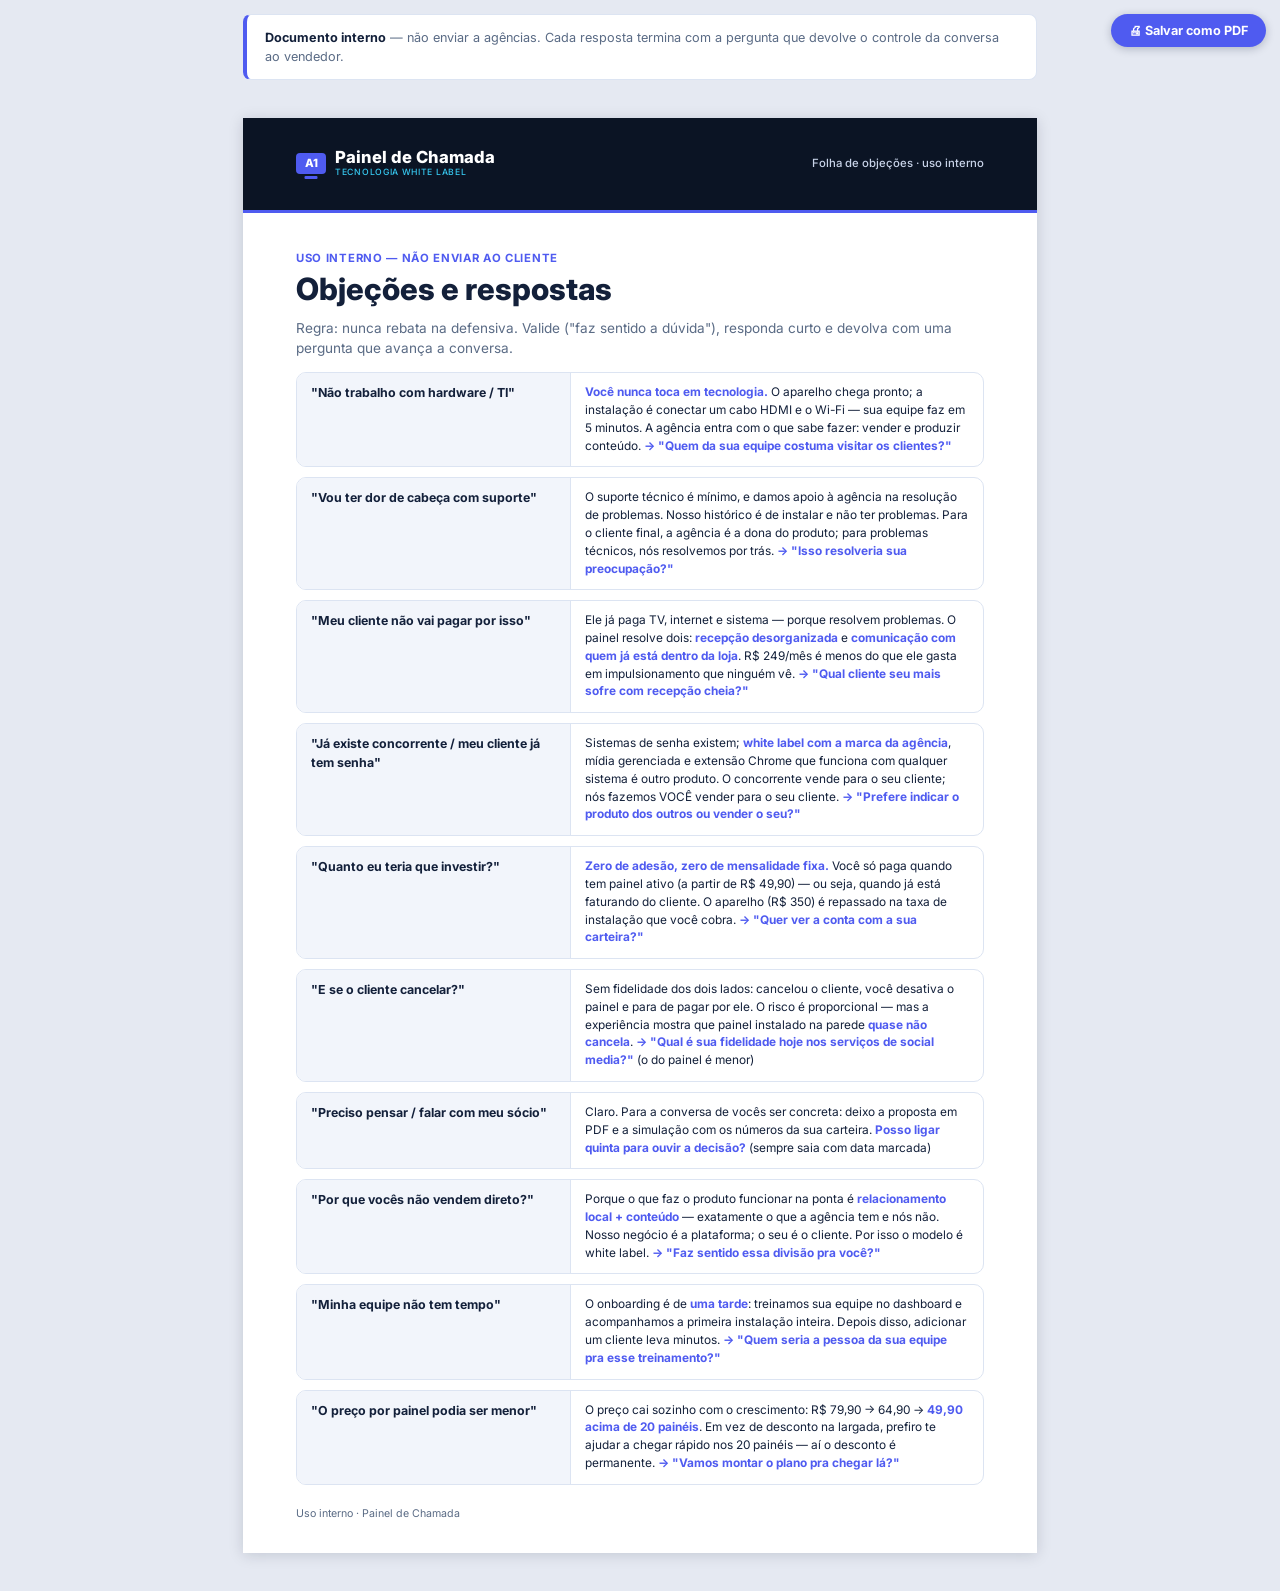
<file: interno/folha-objecoes-respostas.html>
<!DOCTYPE html>
<html lang="pt-BR">
<head>
<meta charset="UTF-8"><meta name="viewport" content="width=device-width, initial-scale=1.0">
<title>Objeções e Respostas — Uso Interno</title>
<link rel="preconnect" href="https://fonts.googleapis.com"><link href="https://fonts.googleapis.com/css2?family=Inter:wght@400;500;700;800&display=swap" rel="stylesheet">
<style>
:root{
  --navy:#0B1424; --navy2:#101D33; --indigo:#4F5BF0; --cyan:#37C8F0;
  --ink:#13203A; --gray:#5A6B85; --light:#F2F5FB; --card:#F7F9FD;
  --border:#DCE4F2; --green:#0E9F6E; --greenbg:#E6F7F0; --softwh:#C8D3E8;
  --warn:#B45309; --warnbg:#FEF3C7; --accent:var(--indigo);
}
*{margin:0;padding:0;box-sizing:border-box}
body{font-family:'Inter',system-ui,sans-serif;background:#E5E9F2;color:var(--ink);font-size:10pt;line-height:1.5}
.page{width:210mm;min-height:297mm;margin:10mm auto;background:#fff;position:relative;
      padding:16mm 14mm 18mm;box-shadow:0 2px 14px rgba(10,20,40,.15);display:flow-root}
.page.dark{background:var(--navy);color:#fff}

/* barra de instruções e botão imprimir — não saem no PDF */
.editbar{max-width:210mm;margin:14px auto 0;background:#fff;border:1px solid var(--border);
  border-left:4px solid var(--accent);border-radius:8px;padding:13px 18px;font-size:9.5pt;color:var(--gray)}
.editbar b{color:var(--ink)}
.toolbar{position:fixed;top:14px;right:14px;z-index:50;display:flex;gap:8px}
.toolbar button,.toolbar label{background:var(--accent);color:#fff;border:none;border-radius:99px;
  padding:9px 18px;font:700 9.5pt 'Inter',sans-serif;cursor:pointer;box-shadow:0 2px 8px rgba(20,30,60,.25)}
.toolbar .alt{background:var(--ink)}

/* campos editáveis: destaque na tela, limpo na impressão */
[contenteditable]{outline:none;border-bottom:1.5px dashed var(--accent);background:rgba(79,91,240,.07);
  border-radius:3px;padding:0 3px;transition:background .15s;min-width:1ch;display:inline-block}
[contenteditable]:hover{background:rgba(79,91,240,.16)}
[contenteditable]:focus{background:#FFF7D6;border-bottom-color:var(--warn)}

.head{display:flex;justify-content:space-between;align-items:center;background:var(--navy);
  margin:-16mm -14mm 10mm;padding:8mm 14mm;border-bottom:3px solid var(--accent)}
.head .crumb{color:var(--softwh);font-size:8.5pt;font-weight:500}
.foot{position:absolute;bottom:8mm;left:14mm;right:14mm;display:flex;justify-content:space-between;
  font-size:8pt;color:var(--gray)}
.page.dark .foot{color:#6E7FA0}

.logo{display:flex;align-items:center;gap:9px}
.logo .tv{width:30px;height:21px;background:var(--accent);border-radius:4px;color:#fff;font-weight:800;
  font-size:8.5pt;display:flex;align-items:center;justify-content:center;position:relative}
.logo .tv::after{content:'';position:absolute;bottom:-5px;left:50%;transform:translateX(-50%);
  width:13px;height:3px;background:var(--accent);border-radius:1px}
.logo .name{font-weight:800;font-size:12.5pt;color:#fff;line-height:1.1}
.logo .tag{font-weight:500;font-size:6.5pt;letter-spacing:.08em;color:var(--cyan)}
.logo.on-light .name{color:var(--ink)}
.logo.on-light .tag{color:var(--accent)}

.kicker{color:var(--accent);font-size:8.5pt;font-weight:700;letter-spacing:.06em;text-transform:uppercase}
.dark .kicker{color:var(--cyan)}
h1{font-size:23pt;font-weight:800;line-height:1.18;margin:4px 0 10px}
h2{font-size:16pt;font-weight:800;margin:4px 0 8px}
h3{font-size:11pt;font-weight:700}
.lead{color:var(--gray);font-size:10.2pt;margin-bottom:14px}
.dark .lead{color:var(--softwh)}
.sec{margin-top:20px}
.grid2{display:grid;grid-template-columns:1fr 1fr;gap:10px}
.grid3{display:grid;grid-template-columns:1fr 1fr 1fr;gap:10px}
.cardx{background:var(--card);border:1px solid var(--border);border-radius:10px;padding:13px 15px;break-inside:avoid}
.cardx.accent{border-left:4px solid var(--accent);border-radius:0 10px 10px 0}
.cardx h3{font-size:10.3pt;font-weight:700;margin-bottom:4px}
.cardx p{font-size:8.8pt;color:var(--gray);line-height:1.45}
.darkbox{background:var(--navy);color:#fff;border-radius:10px;padding:14px 18px;margin-top:14px}
.darkbox h3{color:var(--cyan);font-size:10.3pt;margin-bottom:4px}
.darkbox p{color:var(--softwh);font-size:8.8pt}
.checks{display:grid;grid-template-columns:1fr 1fr;gap:8px 18px;margin-top:10px}
.checks div{display:flex;gap:8px;align-items:flex-start;font-size:9.3pt}
.checks div::before{content:'\2713';flex:0 0 16px;height:16px;background:var(--green);color:#fff;
  border-radius:50%;font-size:8pt;font-weight:700;display:flex;align-items:center;justify-content:center;margin-top:1px}
.note{font-size:8.4pt;color:var(--gray);margin-top:8px}
table.tb{width:100%;border-collapse:collapse;border:1px solid var(--border);font-size:9.2pt}
table.tb th{background:var(--navy);color:#fff;text-align:left;padding:9px 12px;font-size:8.4pt}
table.tb td{padding:10px 12px;vertical-align:top;border-top:1px solid var(--border)}
table.tb tr:nth-child(even) td{background:var(--card)}
.greenbar{background:var(--greenbg);border-radius:10px;padding:12px 16px;margin-top:14px}
.greenbar b{color:var(--green);font-size:9.8pt}
.greenbar span{display:block;color:#0B7A56;font-size:8.4pt;margin-top:2px}
.warnbar{background:var(--warnbg);border:1px solid #F0D48A;border-radius:10px;padding:12px 16px;margin:12px 0}
.warnbar b{color:var(--warn)}
.warnbar p{color:#7C4A02;font-size:8.8pt;margin-top:2px}
.cta{background:var(--navy);border-radius:12px;padding:18px 22px;margin-top:18px}
.cta h2{color:#fff}.cta p{color:var(--softwh);font-size:9.6pt;margin-bottom:10px}
.cta .btn{display:inline-block;background:var(--accent);color:#fff;font-weight:700;font-size:9.6pt;
  border-radius:99px;padding:9px 20px;text-decoration:none}
.sign{display:grid;grid-template-columns:1fr 1fr;gap:30px;margin-top:34px}
.sign div{border-top:1.5px solid var(--ink);padding-top:6px;font-size:8.6pt;color:var(--gray);text-align:center}

@media print{
  body{background:#fff}
  .editbar,.toolbar,.no-print{display:none!important}
  .page{margin:0;box-shadow:none;width:auto;page-break-after:always}
  .page:last-child{page-break-after:auto}
  [contenteditable]{border-bottom:none;background:transparent;padding:0}
  @page{size:A4;margin:0}
  *{-webkit-print-color-adjust:exact;print-color-adjust:exact}
}

.obj{display:grid;grid-template-columns:1fr 1.5fr;gap:0;border:1px solid var(--border);border-radius:10px;
  overflow:hidden;margin-top:10px;break-inside:avoid}
.obj .q{background:var(--light);padding:11px 14px;font-weight:700;font-size:9.3pt;border-right:1px solid var(--border)}
.obj .a{padding:11px 14px;font-size:8.9pt;color:var(--ink)}
.obj .a b{color:var(--accent)}
</style>
</head>
<body>
<div class="toolbar no-print"><button onclick="imprimir()">🖨 Salvar como PDF</button></div>
<div class="editbar"><b>Documento interno</b> — não enviar a agências. Cada resposta termina com a pergunta que devolve o controle da conversa ao vendedor.</div>

<section class="page">
  <div class="head"><div class="logo"><div class="tv">A1</div><div><div class="name">Painel de Chamada</div><div class="tag">TECNOLOGIA WHITE LABEL</div></div></div><div class="crumb">Folha de objeções · uso interno</div></div>
  <div class="kicker">Uso interno — não enviar ao cliente</div>
  <h1>Objeções e respostas</h1>
  <p class="lead">Regra: nunca rebata na defensiva. Valide ("faz sentido a dúvida"), responda curto e devolva
  com uma pergunta que avança a conversa.</p>

  <div class="obj"><div class="q">"Não trabalho com hardware / TI"</div><div class="a"><b>Você nunca toca em tecnologia.</b> O aparelho chega pronto; a instalação é conectar um cabo HDMI e o Wi-Fi — sua equipe faz em 5 minutos. A agência entra com o que sabe fazer: vender e produzir conteúdo. <b>→ "Quem da sua equipe costuma visitar os clientes?"</b></div></div>
  <div class="obj"><div class="q">"Vou ter dor de cabeça com suporte"</div><div class="a">O suporte técnico é mínimo, e damos apoio à agência na resolução de problemas. Nosso histórico é de instalar e não ter problemas. Para o cliente final, a agência é a dona do produto; para problemas técnicos, nós resolvemos por trás. <b>→ "Isso resolveria sua preocupação?"</b></div></div>
  <div class="obj"><div class="q">"Meu cliente não vai pagar por isso"</div><div class="a">Ele já paga TV, internet e sistema — porque resolvem problemas. O painel resolve dois: <b>recepção desorganizada</b> e <b>comunicação com quem já está dentro da loja</b>. R$ 249/mês é menos do que ele gasta em impulsionamento que ninguém vê. <b>→ "Qual cliente seu mais sofre com recepção cheia?"</b></div></div>
  <div class="obj"><div class="q">"Já existe concorrente / meu cliente já tem senha"</div><div class="a">Sistemas de senha existem; <b>white label com a marca da agência</b>, mídia gerenciada e extensão Chrome que funciona com qualquer sistema é outro produto. O concorrente vende para o seu cliente; nós fazemos VOCÊ vender para o seu cliente. <b>→ "Prefere indicar o produto dos outros ou vender o seu?"</b></div></div>
  <div class="obj"><div class="q">"Quanto eu teria que investir?"</div><div class="a"><b>Zero de adesão, zero de mensalidade fixa.</b> Você só paga quando tem painel ativo (a partir de R$ 49,90) — ou seja, quando já está faturando do cliente. O aparelho (R$ 350) é repassado na taxa de instalação que você cobra. <b>→ "Quer ver a conta com a sua carteira?"</b></div></div>
  <div class="obj"><div class="q">"E se o cliente cancelar?"</div><div class="a">Sem fidelidade dos dois lados: cancelou o cliente, você desativa o painel e para de pagar por ele. O risco é proporcional — mas a experiência mostra que painel instalado na parede <b>quase não cancela</b>. <b>→ "Qual é sua fidelidade hoje nos serviços de social media?"</b> (o do painel é menor)</div></div>
  <div class="obj"><div class="q">"Preciso pensar / falar com meu sócio"</div><div class="a">Claro. Para a conversa de vocês ser concreta: deixo a proposta em PDF e a simulação com os números da sua carteira. <b>Posso ligar quinta para ouvir a decisão?</b> (sempre saia com data marcada)</div></div>
  <div class="obj"><div class="q">"Por que vocês não vendem direto?"</div><div class="a">Porque o que faz o produto funcionar na ponta é <b>relacionamento local + conteúdo</b> — exatamente o que a agência tem e nós não. Nosso negócio é a plataforma; o seu é o cliente. Por isso o modelo é white label. <b>→ "Faz sentido essa divisão pra você?"</b></div></div>
  <div class="obj"><div class="q">"Minha equipe não tem tempo"</div><div class="a">O onboarding é de <b>uma tarde</b>: treinamos sua equipe no dashboard e acompanhamos a primeira instalação inteira. Depois disso, adicionar um cliente leva minutos. <b>→ "Quem seria a pessoa da sua equipe pra esse treinamento?"</b></div></div>
  <div class="obj"><div class="q">"O preço por painel podia ser menor"</div><div class="a">O preço cai sozinho com o crescimento: R$ 79,90 → 64,90 → <b>49,90 acima de 20 painéis</b>. Em vez de desconto na largada, prefiro te ajudar a chegar rápido nos 20 painéis — aí o desconto é permanente. <b>→ "Vamos montar o plano pra chegar lá?"</b></div></div>
  <div class="foot"><span>Uso interno · Painel de Chamada</span><span></span></div>
</section>

<script>
function imprimir(){window.print()}
</script>
</body>
</html>
</file>
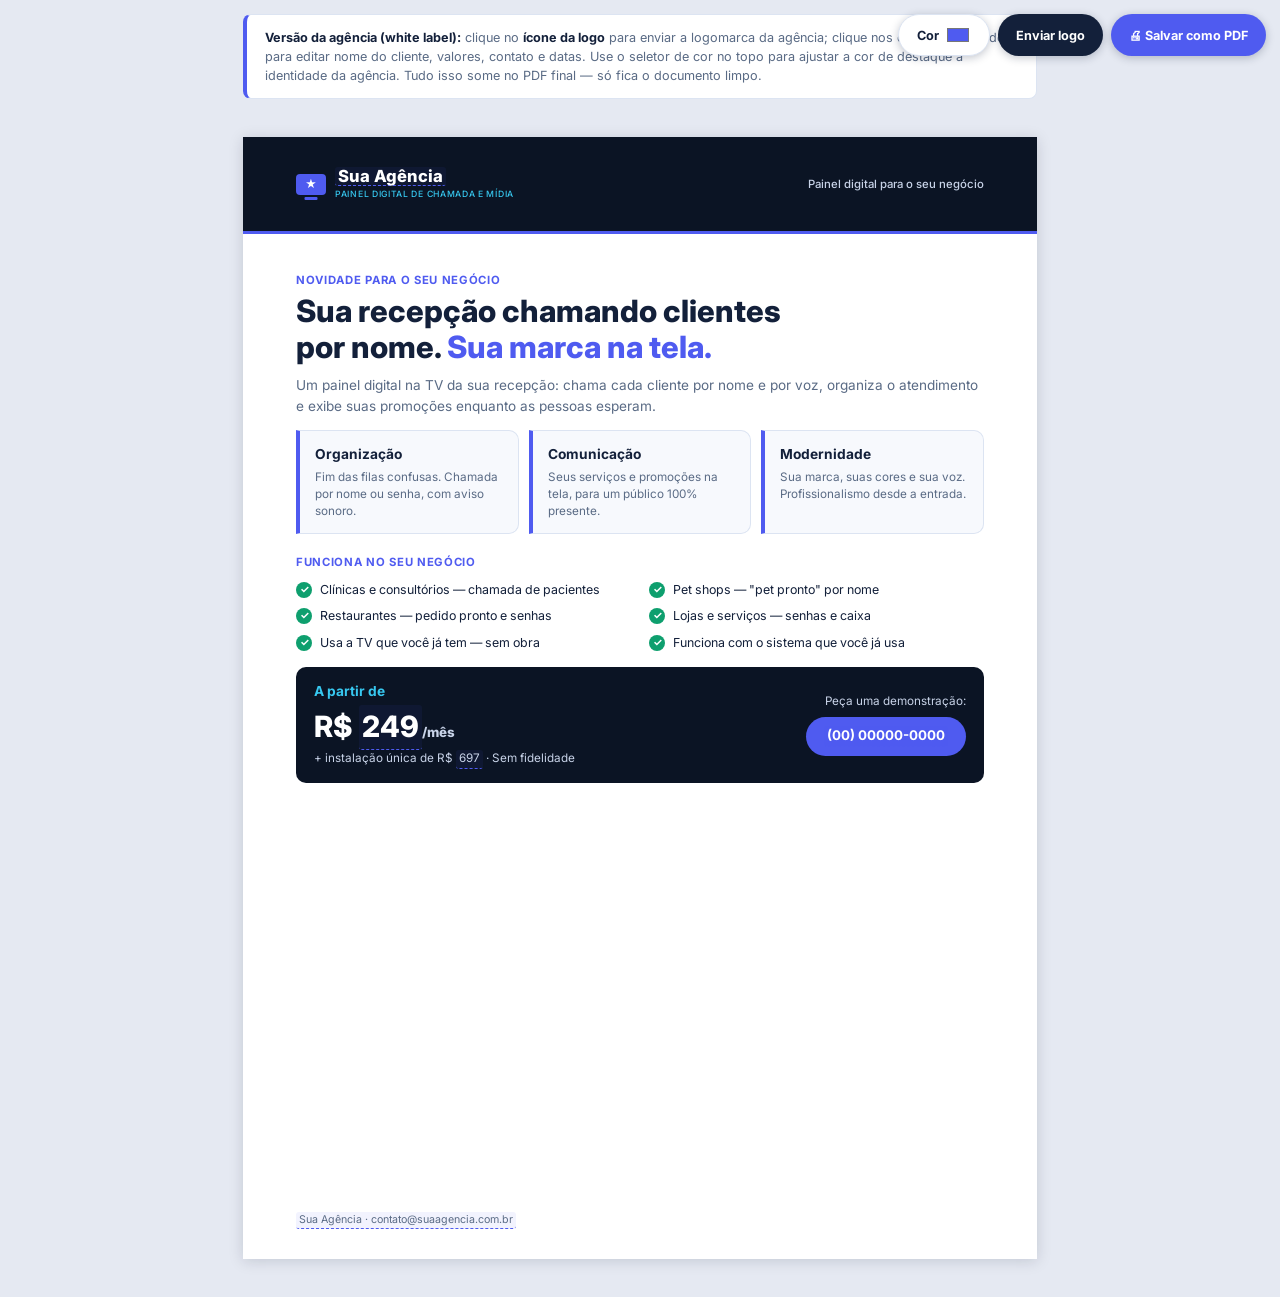
<file: interno/folheto-revenda-agencia-white-label.html>
<!DOCTYPE html>
<html lang="pt-BR">
<head>
<meta charset="UTF-8"><meta name="viewport" content="width=device-width, initial-scale=1.0">
<title>Painel Digital — Folheto</title>
<link rel="preconnect" href="https://fonts.googleapis.com"><link href="https://fonts.googleapis.com/css2?family=Inter:wght@400;500;700;800&display=swap" rel="stylesheet">
<style>
:root{
  --navy:#0B1424; --navy2:#101D33; --indigo:#4F5BF0; --cyan:#37C8F0;
  --ink:#13203A; --gray:#5A6B85; --light:#F2F5FB; --card:#F7F9FD;
  --border:#DCE4F2; --green:#0E9F6E; --greenbg:#E6F7F0; --softwh:#C8D3E8;
  --warn:#B45309; --warnbg:#FEF3C7; --accent:var(--indigo);
}
*{margin:0;padding:0;box-sizing:border-box}
body{font-family:'Inter',system-ui,sans-serif;background:#E5E9F2;color:var(--ink);font-size:10pt;line-height:1.5}
.page{width:210mm;min-height:297mm;margin:10mm auto;background:#fff;position:relative;
      padding:16mm 14mm 18mm;box-shadow:0 2px 14px rgba(10,20,40,.15);display:flow-root}
.page.dark{background:var(--navy);color:#fff}

/* barra de instruções e botão imprimir — não saem no PDF */
.editbar{max-width:210mm;margin:14px auto 0;background:#fff;border:1px solid var(--border);
  border-left:4px solid var(--accent);border-radius:8px;padding:13px 18px;font-size:9.5pt;color:var(--gray)}
.editbar b{color:var(--ink)}
.toolbar{position:fixed;top:14px;right:14px;z-index:50;display:flex;gap:8px}
.toolbar button,.toolbar label{background:var(--accent);color:#fff;border:none;border-radius:99px;
  padding:9px 18px;font:700 9.5pt 'Inter',sans-serif;cursor:pointer;box-shadow:0 2px 8px rgba(20,30,60,.25)}
.toolbar .alt{background:var(--ink)}

/* campos editáveis: destaque na tela, limpo na impressão */
[contenteditable]{outline:none;border-bottom:1.5px dashed var(--accent);background:rgba(79,91,240,.07);
  border-radius:3px;padding:0 3px;transition:background .15s;min-width:1ch;display:inline-block}
[contenteditable]:hover{background:rgba(79,91,240,.16)}
[contenteditable]:focus{background:#FFF7D6;border-bottom-color:var(--warn)}

.head{display:flex;justify-content:space-between;align-items:center;background:var(--navy);
  margin:-16mm -14mm 10mm;padding:8mm 14mm;border-bottom:3px solid var(--accent)}
.head .crumb{color:var(--softwh);font-size:8.5pt;font-weight:500}
.foot{position:absolute;bottom:8mm;left:14mm;right:14mm;display:flex;justify-content:space-between;
  font-size:8pt;color:var(--gray)}
.page.dark .foot{color:#6E7FA0}

.logo{display:flex;align-items:center;gap:9px}
.logo .tv{width:30px;height:21px;background:var(--accent);border-radius:4px;color:#fff;font-weight:800;
  font-size:8.5pt;display:flex;align-items:center;justify-content:center;position:relative}
.logo .tv::after{content:'';position:absolute;bottom:-5px;left:50%;transform:translateX(-50%);
  width:13px;height:3px;background:var(--accent);border-radius:1px}
.logo .name{font-weight:800;font-size:12.5pt;color:#fff;line-height:1.1}
.logo .tag{font-weight:500;font-size:6.5pt;letter-spacing:.08em;color:var(--cyan)}
.logo.on-light .name{color:var(--ink)}
.logo.on-light .tag{color:var(--accent)}

.kicker{color:var(--accent);font-size:8.5pt;font-weight:700;letter-spacing:.06em;text-transform:uppercase}
.dark .kicker{color:var(--cyan)}
h1{font-size:23pt;font-weight:800;line-height:1.18;margin:4px 0 10px}
h2{font-size:16pt;font-weight:800;margin:4px 0 8px}
h3{font-size:11pt;font-weight:700}
.lead{color:var(--gray);font-size:10.2pt;margin-bottom:14px}
.dark .lead{color:var(--softwh)}
.sec{margin-top:20px}
.grid2{display:grid;grid-template-columns:1fr 1fr;gap:10px}
.grid3{display:grid;grid-template-columns:1fr 1fr 1fr;gap:10px}
.cardx{background:var(--card);border:1px solid var(--border);border-radius:10px;padding:13px 15px;break-inside:avoid}
.cardx.accent{border-left:4px solid var(--accent);border-radius:0 10px 10px 0}
.cardx h3{font-size:10.3pt;font-weight:700;margin-bottom:4px}
.cardx p{font-size:8.8pt;color:var(--gray);line-height:1.45}
.darkbox{background:var(--navy);color:#fff;border-radius:10px;padding:14px 18px;margin-top:14px}
.darkbox h3{color:var(--cyan);font-size:10.3pt;margin-bottom:4px}
.darkbox p{color:var(--softwh);font-size:8.8pt}
.checks{display:grid;grid-template-columns:1fr 1fr;gap:8px 18px;margin-top:10px}
.checks div{display:flex;gap:8px;align-items:flex-start;font-size:9.3pt}
.checks div::before{content:'\2713';flex:0 0 16px;height:16px;background:var(--green);color:#fff;
  border-radius:50%;font-size:8pt;font-weight:700;display:flex;align-items:center;justify-content:center;margin-top:1px}
.note{font-size:8.4pt;color:var(--gray);margin-top:8px}
table.tb{width:100%;border-collapse:collapse;border:1px solid var(--border);font-size:9.2pt}
table.tb th{background:var(--navy);color:#fff;text-align:left;padding:9px 12px;font-size:8.4pt}
table.tb td{padding:10px 12px;vertical-align:top;border-top:1px solid var(--border)}
table.tb tr:nth-child(even) td{background:var(--card)}
.greenbar{background:var(--greenbg);border-radius:10px;padding:12px 16px;margin-top:14px}
.greenbar b{color:var(--green);font-size:9.8pt}
.greenbar span{display:block;color:#0B7A56;font-size:8.4pt;margin-top:2px}
.warnbar{background:var(--warnbg);border:1px solid #F0D48A;border-radius:10px;padding:12px 16px;margin:12px 0}
.warnbar b{color:var(--warn)}
.warnbar p{color:#7C4A02;font-size:8.8pt;margin-top:2px}
.cta{background:var(--navy);border-radius:12px;padding:18px 22px;margin-top:18px}
.cta h2{color:#fff}.cta p{color:var(--softwh);font-size:9.6pt;margin-bottom:10px}
.cta .btn{display:inline-block;background:var(--accent);color:#fff;font-weight:700;font-size:9.6pt;
  border-radius:99px;padding:9px 20px;text-decoration:none}
.sign{display:grid;grid-template-columns:1fr 1fr;gap:30px;margin-top:34px}
.sign div{border-top:1.5px solid var(--ink);padding-top:6px;font-size:8.6pt;color:var(--gray);text-align:center}

@media print{
  body{background:#fff}
  .editbar,.toolbar,.no-print{display:none!important}
  .page{margin:0;box-shadow:none;width:auto;page-break-after:always}
  .page:last-child{page-break-after:auto}
  [contenteditable]{border-bottom:none;background:transparent;padding:0}
  @page{size:A4;margin:0}
  *{-webkit-print-color-adjust:exact;print-color-adjust:exact}
}
</style>
</head>
<body>
<div class="toolbar no-print"><label style="display:flex;align-items:center;gap:6px;background:#fff;color:var(--ink);border:1px solid var(--border)">Cor <input type="color" value="#4F5BF0" onchange="mudarCor(event)" style="width:26px;height:22px;border:none;background:none;cursor:pointer"></label><button class="alt" onclick="document.getElementById('upl').click()">Enviar logo</button><button onclick="imprimir()">🖨 Salvar como PDF</button></div>
<div class="editbar"><b>Versão da agência (white label):</b> clique no <b>ícone da logo</b> para enviar a logomarca da agência; clique nos campos tracejados para editar nome do cliente, valores, contato e datas. Use o seletor de cor no topo para ajustar a cor de destaque à identidade da agência. Tudo isso some no PDF final — só fica o documento limpo.</div>

<input type="file" id="upl" accept="image/*" style="display:none" onchange="trocarLogo(event,'.logo-slot')">
<section class="page">
  <div class="head"><div class="logo logo-slot" style="cursor:pointer" onclick="document.getElementById('upl').click()" title="Clique para enviar sua logo"><div class="tv">★</div><div><div class="name" contenteditable="true">Sua Agência</div><div class="tag">PAINEL DIGITAL DE CHAMADA E MÍDIA</div></div></div><div class="crumb">Painel digital para o seu negócio</div></div>
  <div class="kicker">Novidade para o seu negócio</div>
  <h1>Sua recepção chamando clientes<br>por nome. <span style="color:var(--accent)">Sua marca na tela.</span></h1>
  <p class="lead">Um painel digital na TV da sua recepção: chama cada cliente por nome e por voz,
  organiza o atendimento e exibe suas promoções enquanto as pessoas esperam.</p>

  <div class="grid3" style="margin-top:6px">
    <div class="cardx accent"><h3>Organização</h3><p>Fim das filas confusas. Chamada por nome ou senha, com aviso sonoro.</p></div>
    <div class="cardx accent"><h3>Comunicação</h3><p>Seus serviços e promoções na tela, para um público 100% presente.</p></div>
    <div class="cardx accent"><h3>Modernidade</h3><p>Sua marca, suas cores e sua voz. Profissionalismo desde a entrada.</p></div>
  </div>

  <div class="sec">
    <div class="kicker">Funciona no seu negócio</div>
    <div class="checks">
      <div>Clínicas e consultórios — chamada de pacientes</div>
      <div>Pet shops — "pet pronto" por nome</div>
      <div>Restaurantes — pedido pronto e senhas</div>
      <div>Lojas e serviços — senhas e caixa</div>
      <div>Usa a TV que você já tem — sem obra</div>
      <div>Funciona com o sistema que você já usa</div>
    </div>
  </div>

  <div class="darkbox" style="display:flex;justify-content:space-between;align-items:center;gap:18px">
    <div><h3>A partir de</h3>
    <div style="font-size:22pt;font-weight:800;color:#fff">R$ <span contenteditable="true">249</span><span style="font-size:10pt;color:var(--softwh)">/mês</span></div>
    <p>+ instalação única de R$ <span contenteditable="true">697</span> · Sem fidelidade</p></div>
    <div style="text-align:right"><p style="margin-bottom:6px">Peça uma demonstração:</p>
    <div style="background:var(--accent);border-radius:99px;padding:9px 18px;font-weight:700;color:#fff;font-size:10pt"><span contenteditable="true">(00) 00000-0000</span></div></div>
  </div>
  <div class="foot"><span><span contenteditable="true">Sua Agência · contato@suaagencia.com.br</span></span><span></span></div>
</section>

<script>
function imprimir(){window.print()}

function trocarLogo(ev, alvo){
  const f = ev.target.files[0]; if(!f) return;
  const r = new FileReader();
  r.onload = e => { document.querySelectorAll(alvo).forEach(el=>{
    el.innerHTML = '<img src="'+e.target.result+'" style="height:38px;display:block">';
  });};
  r.readAsDataURL(f);
}
function mudarCor(ev){ document.documentElement.style.setProperty('--accent', ev.target.value); }
</script>
</body>
</html>
</file>
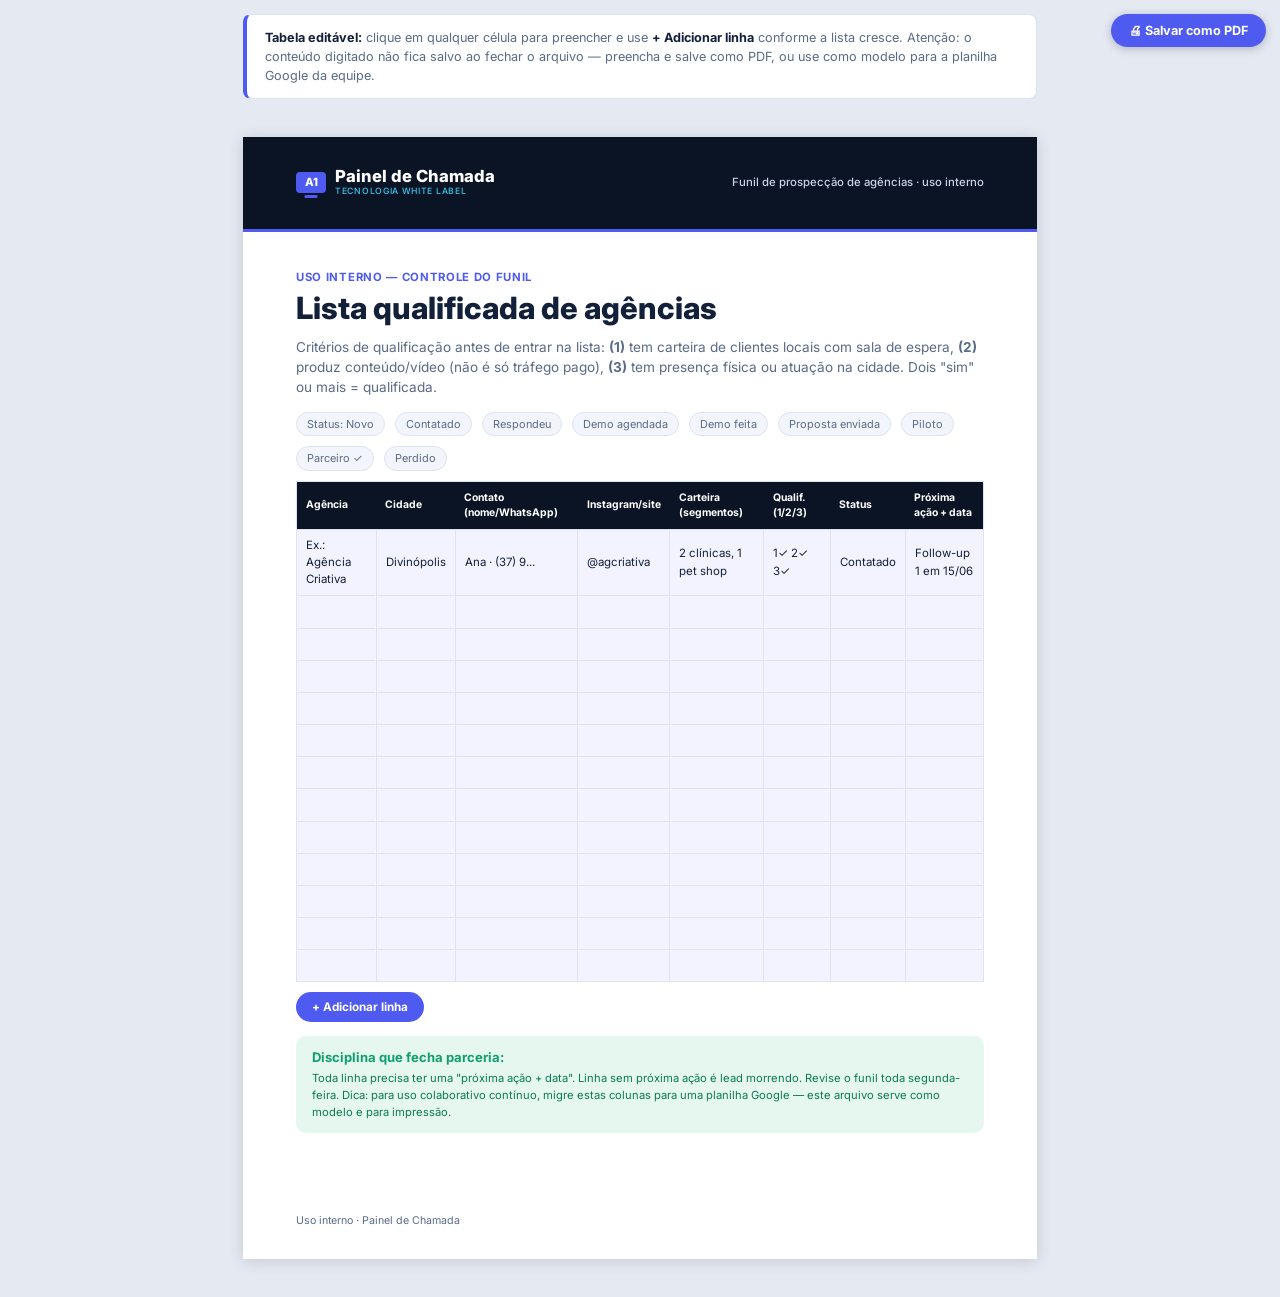
<file: interno/funil-lista-qualificada-agencias.html>
<!DOCTYPE html>
<html lang="pt-BR">
<head>
<meta charset="UTF-8"><meta name="viewport" content="width=device-width, initial-scale=1.0">
<title>Funil de Agências — Uso Interno</title>
<link rel="preconnect" href="https://fonts.googleapis.com"><link href="https://fonts.googleapis.com/css2?family=Inter:wght@400;500;700;800&display=swap" rel="stylesheet">
<style>
:root{
  --navy:#0B1424; --navy2:#101D33; --indigo:#4F5BF0; --cyan:#37C8F0;
  --ink:#13203A; --gray:#5A6B85; --light:#F2F5FB; --card:#F7F9FD;
  --border:#DCE4F2; --green:#0E9F6E; --greenbg:#E6F7F0; --softwh:#C8D3E8;
  --warn:#B45309; --warnbg:#FEF3C7; --accent:var(--indigo);
}
*{margin:0;padding:0;box-sizing:border-box}
body{font-family:'Inter',system-ui,sans-serif;background:#E5E9F2;color:var(--ink);font-size:10pt;line-height:1.5}
.page{width:210mm;min-height:297mm;margin:10mm auto;background:#fff;position:relative;
      padding:16mm 14mm 18mm;box-shadow:0 2px 14px rgba(10,20,40,.15);display:flow-root}
.page.dark{background:var(--navy);color:#fff}

/* barra de instruções e botão imprimir — não saem no PDF */
.editbar{max-width:210mm;margin:14px auto 0;background:#fff;border:1px solid var(--border);
  border-left:4px solid var(--accent);border-radius:8px;padding:13px 18px;font-size:9.5pt;color:var(--gray)}
.editbar b{color:var(--ink)}
.toolbar{position:fixed;top:14px;right:14px;z-index:50;display:flex;gap:8px}
.toolbar button,.toolbar label{background:var(--accent);color:#fff;border:none;border-radius:99px;
  padding:9px 18px;font:700 9.5pt 'Inter',sans-serif;cursor:pointer;box-shadow:0 2px 8px rgba(20,30,60,.25)}
.toolbar .alt{background:var(--ink)}

/* campos editáveis: destaque na tela, limpo na impressão */
[contenteditable]{outline:none;border-bottom:1.5px dashed var(--accent);background:rgba(79,91,240,.07);
  border-radius:3px;padding:0 3px;transition:background .15s;min-width:1ch;display:inline-block}
[contenteditable]:hover{background:rgba(79,91,240,.16)}
[contenteditable]:focus{background:#FFF7D6;border-bottom-color:var(--warn)}

.head{display:flex;justify-content:space-between;align-items:center;background:var(--navy);
  margin:-16mm -14mm 10mm;padding:8mm 14mm;border-bottom:3px solid var(--accent)}
.head .crumb{color:var(--softwh);font-size:8.5pt;font-weight:500}
.foot{position:absolute;bottom:8mm;left:14mm;right:14mm;display:flex;justify-content:space-between;
  font-size:8pt;color:var(--gray)}
.page.dark .foot{color:#6E7FA0}

.logo{display:flex;align-items:center;gap:9px}
.logo .tv{width:30px;height:21px;background:var(--accent);border-radius:4px;color:#fff;font-weight:800;
  font-size:8.5pt;display:flex;align-items:center;justify-content:center;position:relative}
.logo .tv::after{content:'';position:absolute;bottom:-5px;left:50%;transform:translateX(-50%);
  width:13px;height:3px;background:var(--accent);border-radius:1px}
.logo .name{font-weight:800;font-size:12.5pt;color:#fff;line-height:1.1}
.logo .tag{font-weight:500;font-size:6.5pt;letter-spacing:.08em;color:var(--cyan)}
.logo.on-light .name{color:var(--ink)}
.logo.on-light .tag{color:var(--accent)}

.kicker{color:var(--accent);font-size:8.5pt;font-weight:700;letter-spacing:.06em;text-transform:uppercase}
.dark .kicker{color:var(--cyan)}
h1{font-size:23pt;font-weight:800;line-height:1.18;margin:4px 0 10px}
h2{font-size:16pt;font-weight:800;margin:4px 0 8px}
h3{font-size:11pt;font-weight:700}
.lead{color:var(--gray);font-size:10.2pt;margin-bottom:14px}
.dark .lead{color:var(--softwh)}
.sec{margin-top:20px}
.grid2{display:grid;grid-template-columns:1fr 1fr;gap:10px}
.grid3{display:grid;grid-template-columns:1fr 1fr 1fr;gap:10px}
.cardx{background:var(--card);border:1px solid var(--border);border-radius:10px;padding:13px 15px;break-inside:avoid}
.cardx.accent{border-left:4px solid var(--accent);border-radius:0 10px 10px 0}
.cardx h3{font-size:10.3pt;font-weight:700;margin-bottom:4px}
.cardx p{font-size:8.8pt;color:var(--gray);line-height:1.45}
.darkbox{background:var(--navy);color:#fff;border-radius:10px;padding:14px 18px;margin-top:14px}
.darkbox h3{color:var(--cyan);font-size:10.3pt;margin-bottom:4px}
.darkbox p{color:var(--softwh);font-size:8.8pt}
.checks{display:grid;grid-template-columns:1fr 1fr;gap:8px 18px;margin-top:10px}
.checks div{display:flex;gap:8px;align-items:flex-start;font-size:9.3pt}
.checks div::before{content:'\2713';flex:0 0 16px;height:16px;background:var(--green);color:#fff;
  border-radius:50%;font-size:8pt;font-weight:700;display:flex;align-items:center;justify-content:center;margin-top:1px}
.note{font-size:8.4pt;color:var(--gray);margin-top:8px}
table.tb{width:100%;border-collapse:collapse;border:1px solid var(--border);font-size:9.2pt}
table.tb th{background:var(--navy);color:#fff;text-align:left;padding:9px 12px;font-size:8.4pt}
table.tb td{padding:10px 12px;vertical-align:top;border-top:1px solid var(--border)}
table.tb tr:nth-child(even) td{background:var(--card)}
.greenbar{background:var(--greenbg);border-radius:10px;padding:12px 16px;margin-top:14px}
.greenbar b{color:var(--green);font-size:9.8pt}
.greenbar span{display:block;color:#0B7A56;font-size:8.4pt;margin-top:2px}
.warnbar{background:var(--warnbg);border:1px solid #F0D48A;border-radius:10px;padding:12px 16px;margin:12px 0}
.warnbar b{color:var(--warn)}
.warnbar p{color:#7C4A02;font-size:8.8pt;margin-top:2px}
.cta{background:var(--navy);border-radius:12px;padding:18px 22px;margin-top:18px}
.cta h2{color:#fff}.cta p{color:var(--softwh);font-size:9.6pt;margin-bottom:10px}
.cta .btn{display:inline-block;background:var(--accent);color:#fff;font-weight:700;font-size:9.6pt;
  border-radius:99px;padding:9px 20px;text-decoration:none}
.sign{display:grid;grid-template-columns:1fr 1fr;gap:30px;margin-top:34px}
.sign div{border-top:1.5px solid var(--ink);padding-top:6px;font-size:8.6pt;color:var(--gray);text-align:center}

@media print{
  body{background:#fff}
  .editbar,.toolbar,.no-print{display:none!important}
  .page{margin:0;box-shadow:none;width:auto;page-break-after:always}
  .page:last-child{page-break-after:auto}
  [contenteditable]{border-bottom:none;background:transparent;padding:0}
  @page{size:A4;margin:0}
  *{-webkit-print-color-adjust:exact;print-color-adjust:exact}
}

table.fn{width:100%;border-collapse:collapse;font-size:8.6pt;border:1px solid var(--border)}
table.fn th{background:var(--navy);color:#fff;padding:8px 9px;text-align:left;font-size:7.8pt}
table.fn td{border:1px solid var(--border);padding:7px 9px;min-width:60px}
table.fn td[contenteditable]{display:table-cell;border-bottom:1px solid var(--border)}
.legend{display:flex;gap:10px;flex-wrap:wrap;margin:10px 0;font-size:8.2pt;color:var(--gray)}
.legend span{background:var(--light);border:1px solid var(--border);border-radius:99px;padding:3px 10px}
.addrow{margin-top:10px;background:var(--accent);color:#fff;border:none;border-radius:99px;
  padding:8px 16px;font:700 8.8pt 'Inter',sans-serif;cursor:pointer}
</style>
</head>
<body>
<div class="toolbar no-print"><button onclick="imprimir()">🖨 Salvar como PDF</button></div>
<div class="editbar"><b>Tabela editável:</b> clique em qualquer célula para preencher e use <b>+ Adicionar linha</b> conforme a lista cresce. Atenção: o conteúdo digitado não fica salvo ao fechar o arquivo — preencha e salve como PDF, ou use como modelo para a planilha Google da equipe.</div>

<section class="page">
  <div class="head"><div class="logo"><div class="tv">A1</div><div><div class="name">Painel de Chamada</div><div class="tag">TECNOLOGIA WHITE LABEL</div></div></div><div class="crumb">Funil de prospecção de agências · uso interno</div></div>
  <div class="kicker">Uso interno — controle do funil</div>
  <h1>Lista qualificada de agências</h1>
  <p class="lead">Critérios de qualificação antes de entrar na lista: <b>(1)</b> tem carteira de clientes locais
  com sala de espera, <b>(2)</b> produz conteúdo/vídeo (não é só tráfego pago), <b>(3)</b> tem presença física ou
  atuação na cidade. Dois "sim" ou mais = qualificada.</p>

  <div class="legend">
    <span>Status: Novo</span><span>Contatado</span><span>Respondeu</span><span>Demo agendada</span>
    <span>Demo feita</span><span>Proposta enviada</span><span>Piloto</span><span>Parceiro ✓</span><span>Perdido</span>
  </div>

  <table class="fn">
    <thead><tr>
      <th>Agência</th><th>Cidade</th><th>Contato (nome/WhatsApp)</th><th>Instagram/site</th>
      <th>Carteira (segmentos)</th><th>Qualif. (1/2/3)</th><th>Status</th><th>Próxima ação + data</th>
    </tr></thead>
    <tbody id="tbody">
      <tr><td contenteditable="true">Ex.: Agência Criativa</td><td contenteditable="true">Divinópolis</td>
      <td contenteditable="true">Ana · (37) 9...</td><td contenteditable="true">@agcriativa</td>
      <td contenteditable="true">2 clínicas, 1 pet shop</td><td contenteditable="true">1✓ 2✓ 3✓</td>
      <td contenteditable="true">Contatado</td><td contenteditable="true">Follow-up 1 em 15/06</td></tr>
      <tr><td contenteditable="true"></td><td contenteditable="true"></td><td contenteditable="true"></td><td contenteditable="true"></td><td contenteditable="true"></td><td contenteditable="true"></td><td contenteditable="true"></td><td contenteditable="true"></td></tr><tr><td contenteditable="true"></td><td contenteditable="true"></td><td contenteditable="true"></td><td contenteditable="true"></td><td contenteditable="true"></td><td contenteditable="true"></td><td contenteditable="true"></td><td contenteditable="true"></td></tr><tr><td contenteditable="true"></td><td contenteditable="true"></td><td contenteditable="true"></td><td contenteditable="true"></td><td contenteditable="true"></td><td contenteditable="true"></td><td contenteditable="true"></td><td contenteditable="true"></td></tr><tr><td contenteditable="true"></td><td contenteditable="true"></td><td contenteditable="true"></td><td contenteditable="true"></td><td contenteditable="true"></td><td contenteditable="true"></td><td contenteditable="true"></td><td contenteditable="true"></td></tr><tr><td contenteditable="true"></td><td contenteditable="true"></td><td contenteditable="true"></td><td contenteditable="true"></td><td contenteditable="true"></td><td contenteditable="true"></td><td contenteditable="true"></td><td contenteditable="true"></td></tr><tr><td contenteditable="true"></td><td contenteditable="true"></td><td contenteditable="true"></td><td contenteditable="true"></td><td contenteditable="true"></td><td contenteditable="true"></td><td contenteditable="true"></td><td contenteditable="true"></td></tr><tr><td contenteditable="true"></td><td contenteditable="true"></td><td contenteditable="true"></td><td contenteditable="true"></td><td contenteditable="true"></td><td contenteditable="true"></td><td contenteditable="true"></td><td contenteditable="true"></td></tr><tr><td contenteditable="true"></td><td contenteditable="true"></td><td contenteditable="true"></td><td contenteditable="true"></td><td contenteditable="true"></td><td contenteditable="true"></td><td contenteditable="true"></td><td contenteditable="true"></td></tr><tr><td contenteditable="true"></td><td contenteditable="true"></td><td contenteditable="true"></td><td contenteditable="true"></td><td contenteditable="true"></td><td contenteditable="true"></td><td contenteditable="true"></td><td contenteditable="true"></td></tr><tr><td contenteditable="true"></td><td contenteditable="true"></td><td contenteditable="true"></td><td contenteditable="true"></td><td contenteditable="true"></td><td contenteditable="true"></td><td contenteditable="true"></td><td contenteditable="true"></td></tr><tr><td contenteditable="true"></td><td contenteditable="true"></td><td contenteditable="true"></td><td contenteditable="true"></td><td contenteditable="true"></td><td contenteditable="true"></td><td contenteditable="true"></td><td contenteditable="true"></td></tr><tr><td contenteditable="true"></td><td contenteditable="true"></td><td contenteditable="true"></td><td contenteditable="true"></td><td contenteditable="true"></td><td contenteditable="true"></td><td contenteditable="true"></td><td contenteditable="true"></td></tr>
    </tbody>
  </table>
  <button class="addrow no-print" onclick="addLinha()">+ Adicionar linha</button>

  <div class="greenbar"><b>Disciplina que fecha parceria:</b>
  <span>Toda linha precisa ter uma "próxima ação + data". Linha sem próxima ação é lead morrendo.
  Revise o funil toda segunda-feira. Dica: para uso colaborativo contínuo, migre estas colunas para uma
  planilha Google — este arquivo serve como modelo e para impressão.</span></div>
  <div class="foot"><span>Uso interno · Painel de Chamada</span><span></span></div>
</section>

<script>
function imprimir(){window.print()}

function addLinha(){
  const tb = document.getElementById('tbody');
  const tr = document.createElement('tr');
  tr.innerHTML = '<td contenteditable="true"></td>'.repeat(8);
  tb.appendChild(tr);
}
</script>
</body>
</html>
</file>
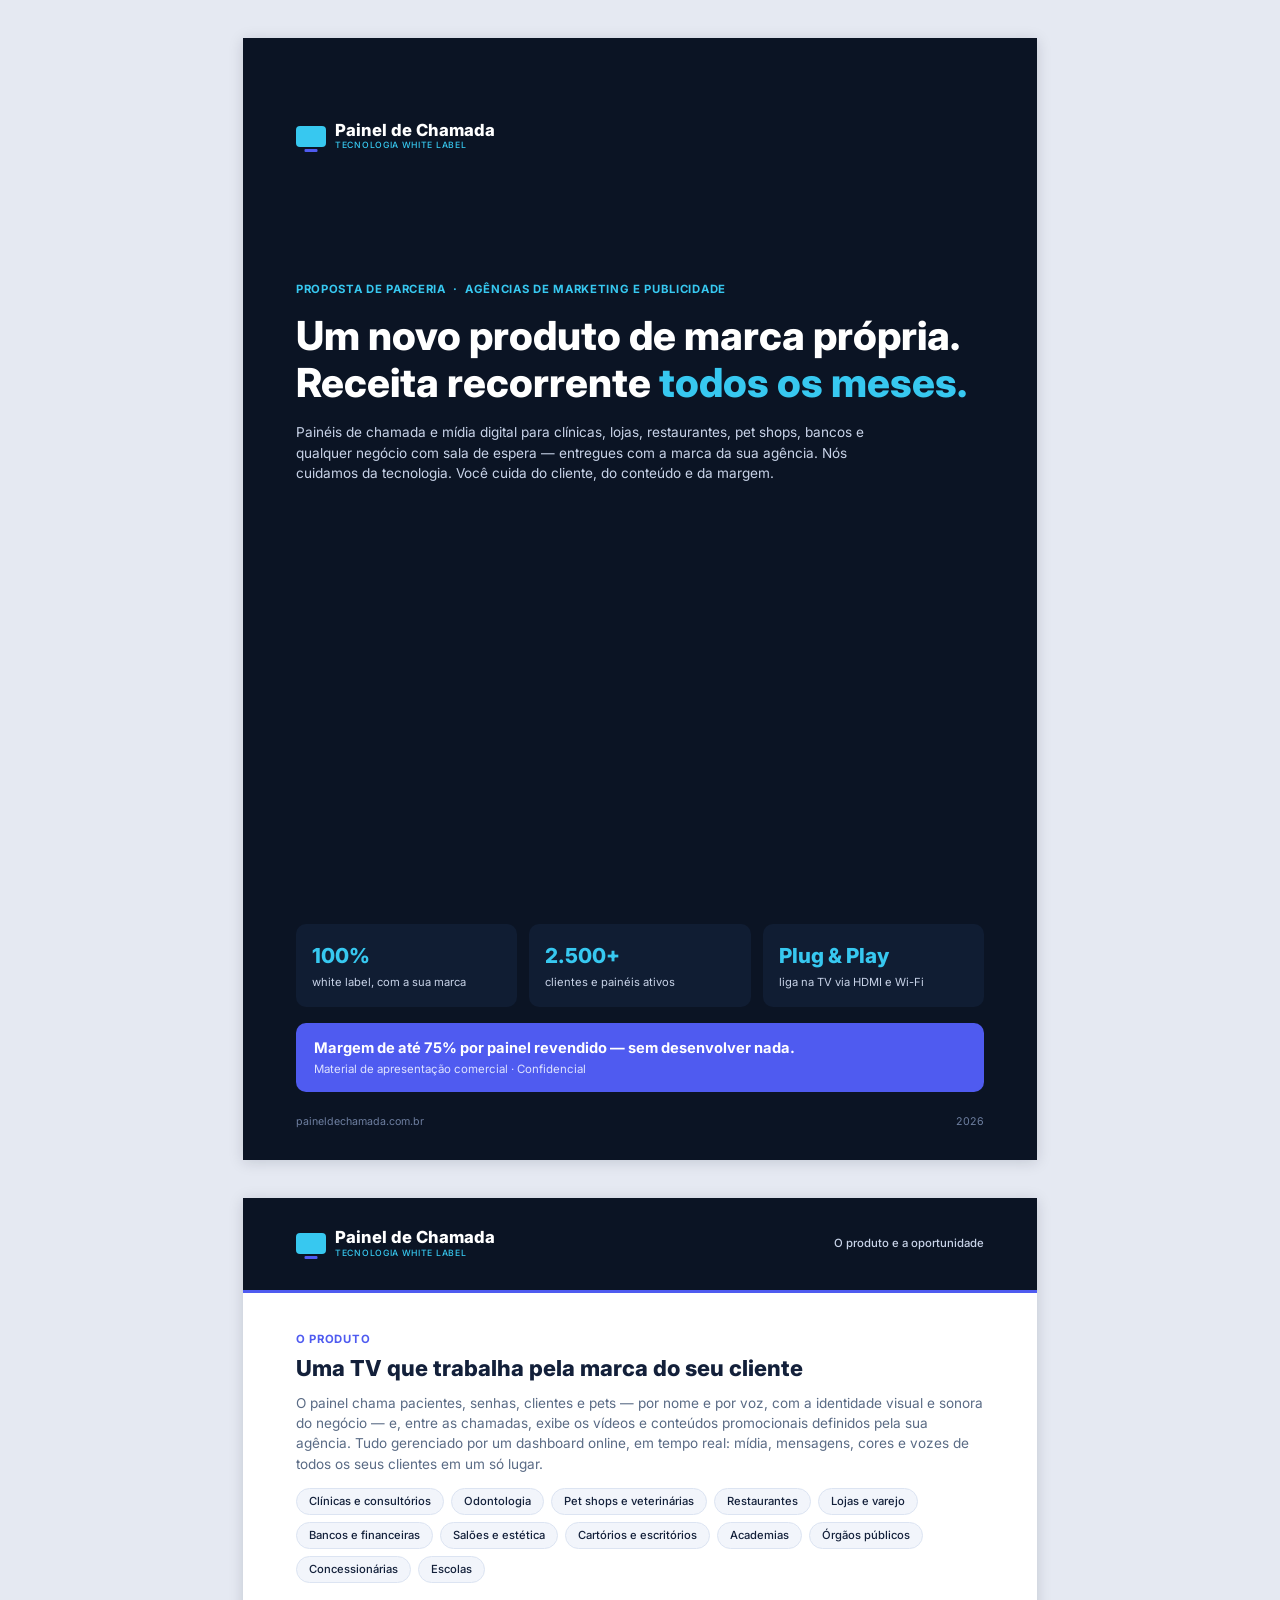
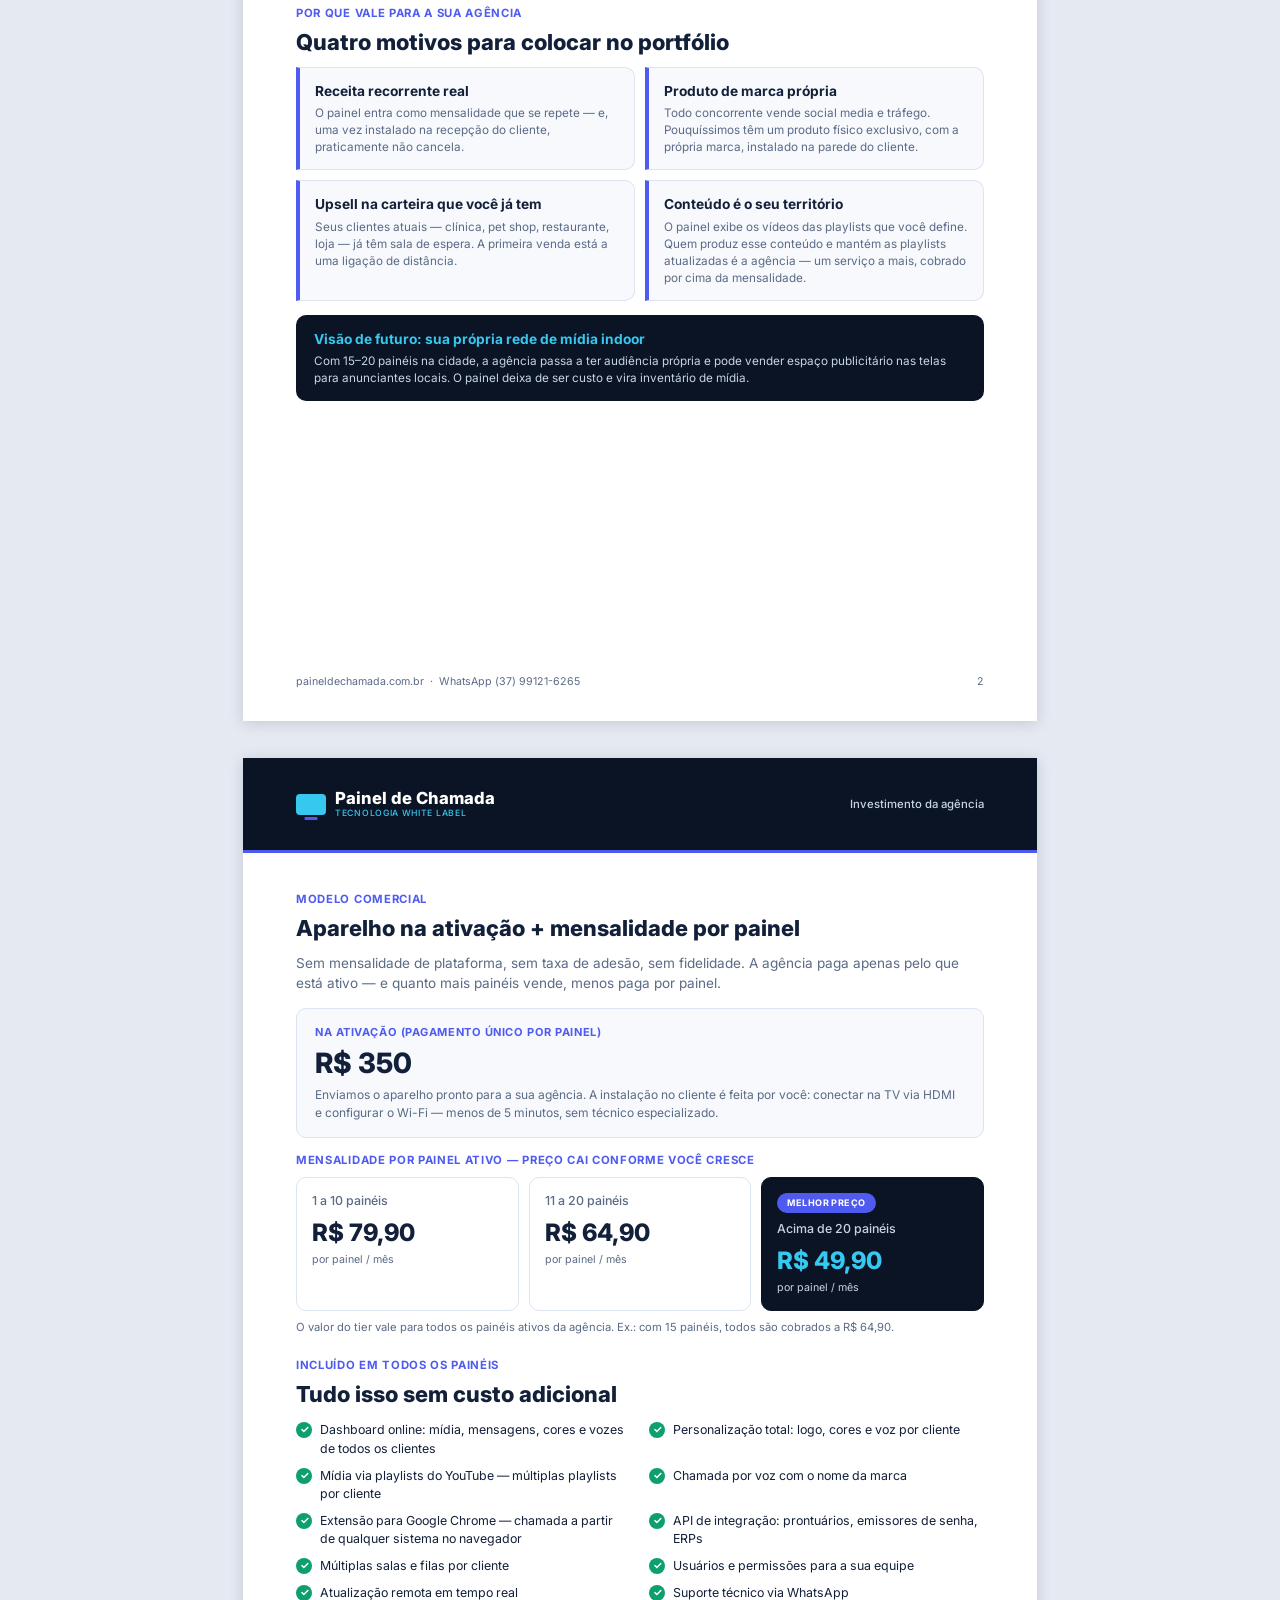
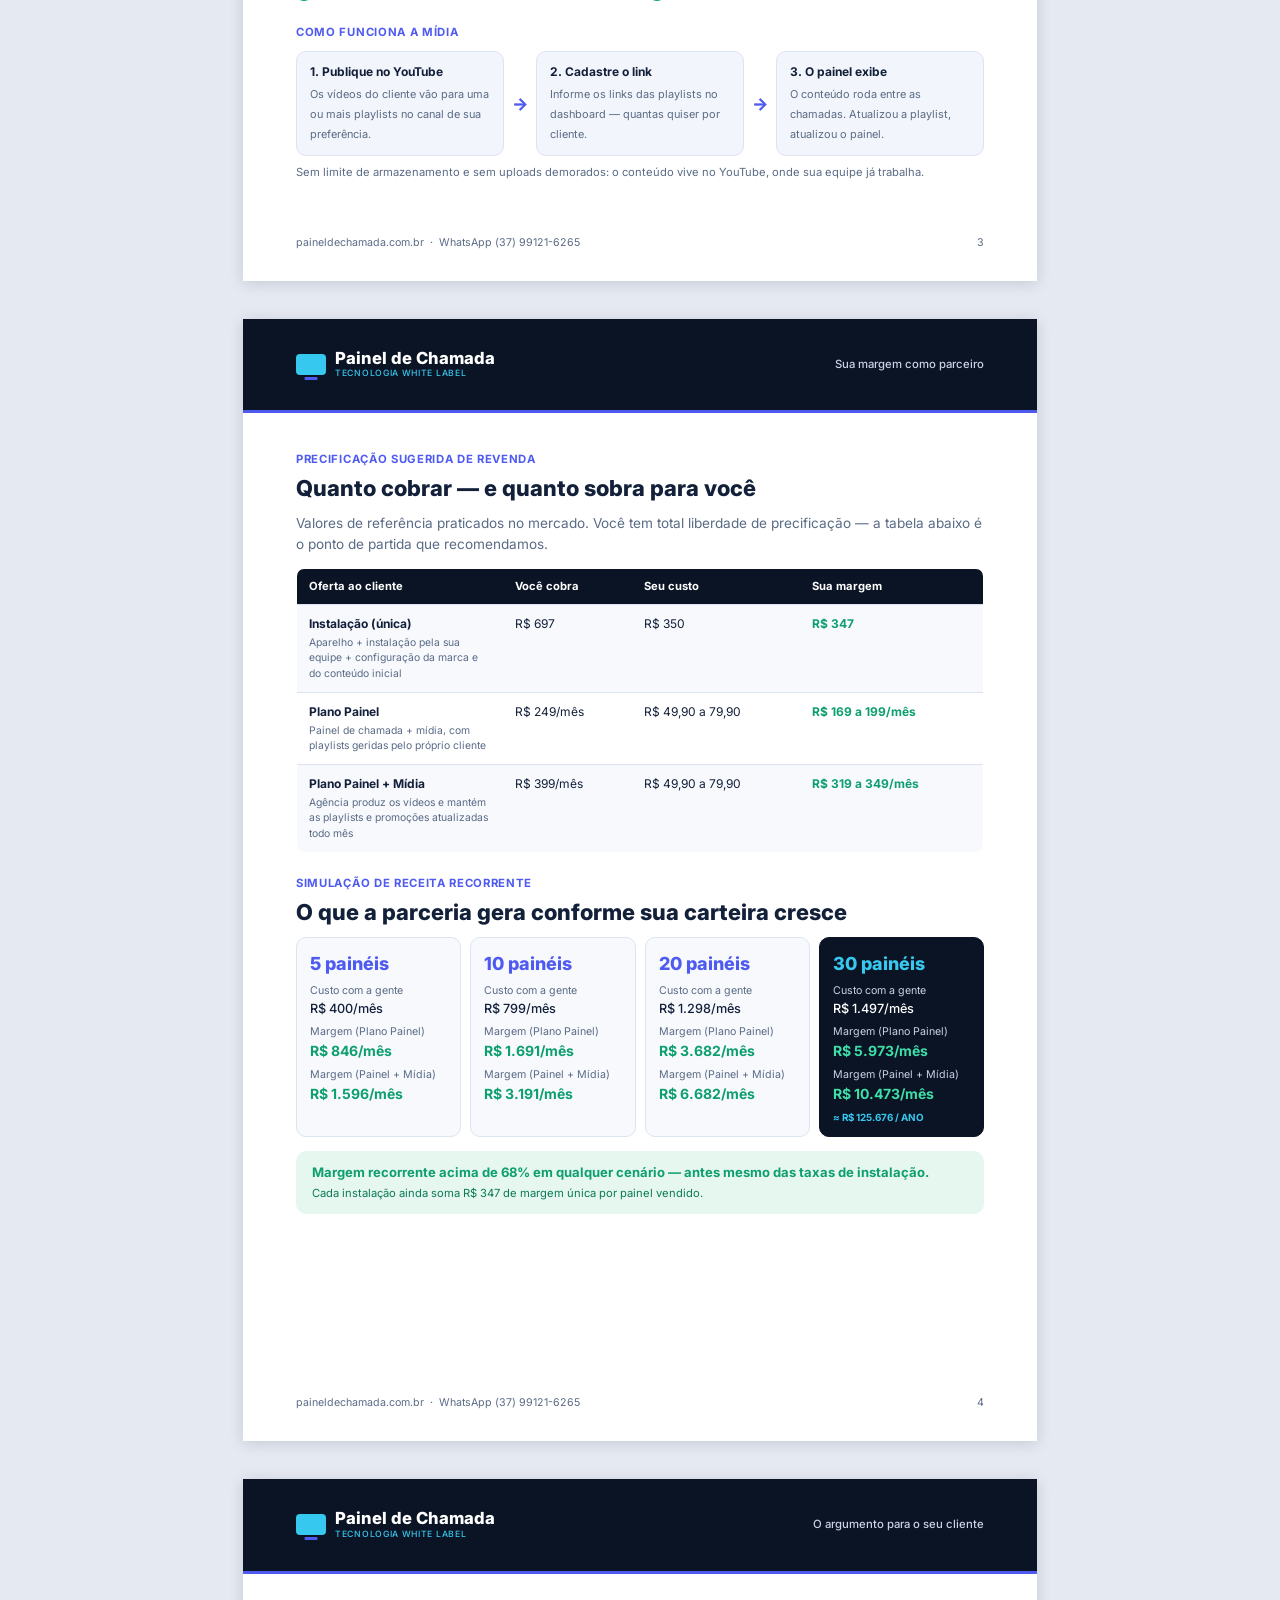
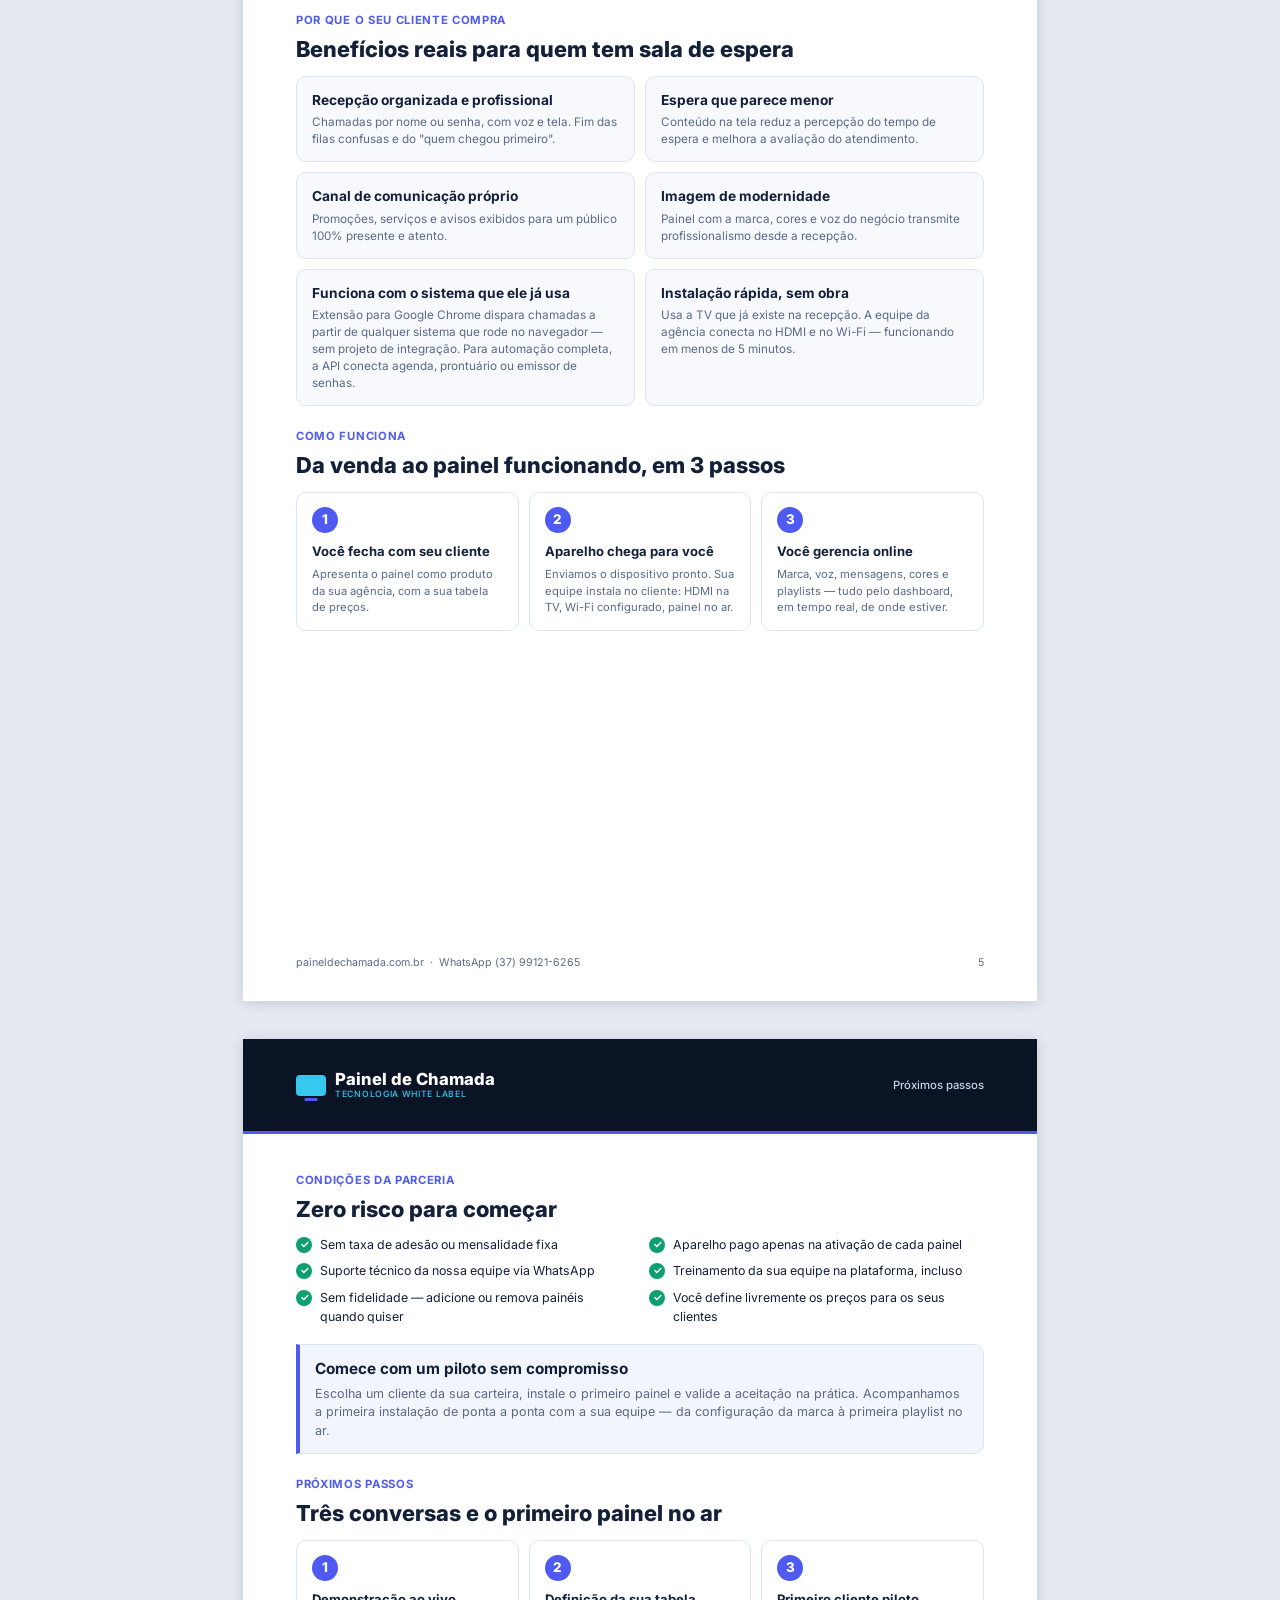
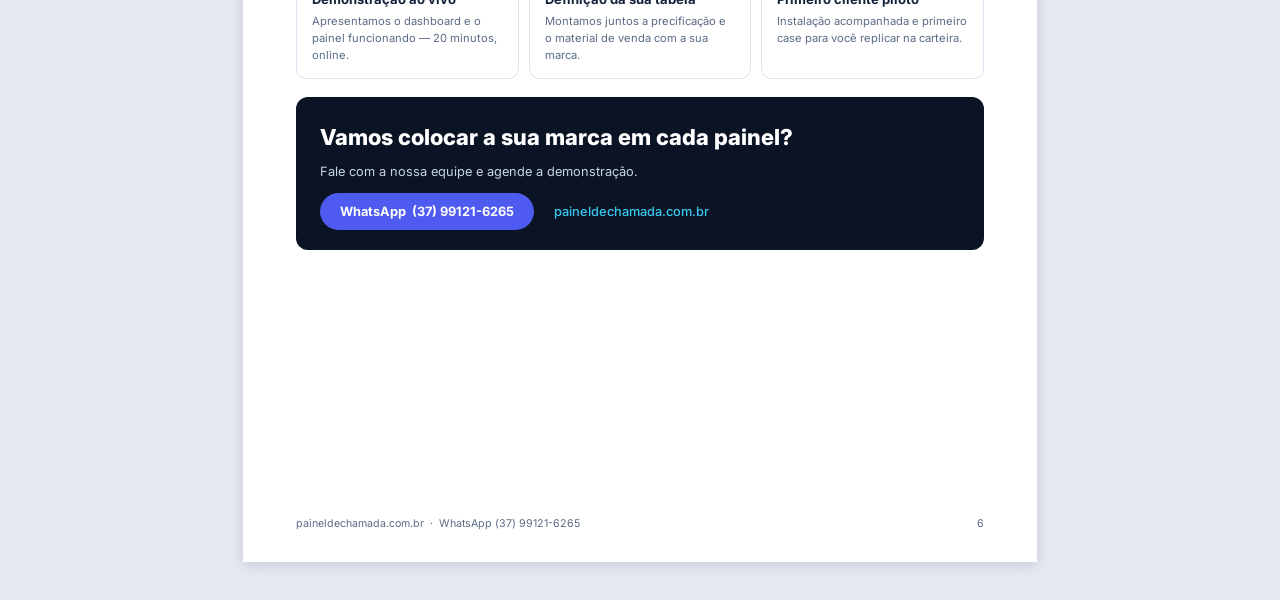
<file: interno/guia-comercial-para-agencia.html>
<!DOCTYPE html>
<html lang="pt-BR">
<head>
<meta charset="UTF-8">
<meta name="viewport" content="width=device-width, initial-scale=1.0">
<title>Proposta de Parceria — Painel de Chamada White Label</title>
<link rel="preconnect" href="https://fonts.googleapis.com">
<link href="https://fonts.googleapis.com/css2?family=Inter:wght@400;500;700;800&display=swap" rel="stylesheet">
<style>
/* ============================================================
   IDENTIDADE VISUAL — edite as cores aqui para casar com o site
   ============================================================ */
:root{
  --navy:    #0B1424;   /* fundo escuro */
  --navy2:   #101D33;   /* cards no fundo escuro */
  --indigo:  #4F5BF0;   /* acento principal */
  --cyan:    #37C8F0;   /* acento secundário */
  --ink:     #13203A;   /* texto principal */
  --gray:    #5A6B85;   /* texto secundário */
  --light:   #F2F5FB;
  --card:    #F7F9FD;
  --border:  #DCE4F2;
  --green:   #0E9F6E;
  --greenbg: #E6F7F0;
  --softwh:  #C8D3E8;
}
*{margin:0;padding:0;box-sizing:border-box}
body{font-family:'Inter',system-ui,sans-serif;background:#E5E9F2;color:var(--ink);font-size:10pt;line-height:1.5}

/* ---- páginas A4 ---- */
.page{width:210mm;min-height:297mm;margin:10mm auto;background:#fff;position:relative;
      padding:16mm 14mm 18mm;box-shadow:0 2px 14px rgba(10,20,40,.15);display:flow-root}
.page.dark{background:var(--navy);color:#fff}

/* ---- barra de edição (não sai na impressão) ---- */
.editbar{max-width:210mm;margin:14px auto 0;background:#fff;border:1px solid var(--border);
         border-left:4px solid var(--indigo);border-radius:8px;padding:14px 18px;font-size:9.5pt;color:var(--gray)}
.editbar b{color:var(--ink)}

/* ---- cabeçalho / rodapé ---- */
.head{display:flex;justify-content:space-between;align-items:center;background:var(--navy);
      margin:-16mm -14mm 10mm;padding:8mm 14mm;border-bottom:3px solid var(--indigo)}
.head .crumb{color:var(--softwh);font-size:8.5pt;font-weight:500}
.foot{position:absolute;bottom:8mm;left:14mm;right:14mm;display:flex;justify-content:space-between;
      font-size:8pt;color:var(--gray)}
.page.dark .foot{color:#6E7FA0}

/* ---- logo (troque pelo seu: <img src="logo.png" style="height:34px">) ---- */
.logo{display:flex;align-items:center;gap:9px}
.logo .tv{width:30px;height:21px;background:var(--cyan);border-radius:4px;color:#fff;font-weight:800;
          font-size:8.5pt;display:flex;align-items:center;justify-content:center;position:relative}
.logo .tv::after{content:'';position:absolute;bottom:-5px;left:50%;transform:translateX(-50%);
                 width:13px;height:3px;background:var(--indigo);border-radius:1px}
.logo .name{font-weight:800;font-size:12.5pt;color:#fff;line-height:1.1}
.logo .tag{font-weight:500;font-size:6.5pt;letter-spacing:.08em;color:var(--cyan)}
/* ---- tipografia ---- */
.kicker{color:var(--indigo);font-size:8.5pt;font-weight:700;letter-spacing:.06em;text-transform:uppercase}
.dark .kicker{color:var(--cyan)}
h1{font-size:24pt;font-weight:800;line-height:1.18;margin:4px 0 10px}
h2{font-size:16.5pt;font-weight:800;margin:4px 0 8px}
.lead{color:var(--gray);font-size:10.2pt;margin-bottom:14px}
.dark .lead{color:var(--softwh)}
.sec{margin-top:22px}

/* ---- componentes ---- */
.grid2{display:grid;grid-template-columns:1fr 1fr;gap:10px}
.grid3{display:grid;grid-template-columns:1fr 1fr 1fr;gap:10px}
.grid4{display:grid;grid-template-columns:repeat(4,1fr);gap:9px}
.cardx{background:var(--card);border:1px solid var(--border);border-radius:10px;padding:13px 15px}
.cardx.accent{border-left:4px solid var(--indigo);border-radius:0 10px 10px 0}
.cardx h3{font-size:10.3pt;font-weight:700;margin-bottom:4px}
.cardx p{font-size:8.8pt;color:var(--gray);line-height:1.45}
.pills{display:flex;flex-wrap:wrap;gap:7px;margin:10px 0 4px}
.pill{background:var(--light);border:1px solid var(--border);border-radius:99px;padding:4px 12px;
      font-size:8.4pt;font-weight:500}
.darkbox{background:var(--navy);color:#fff;border-radius:10px;padding:14px 18px;margin-top:14px}
.darkbox h3{color:var(--cyan);font-size:10.3pt;font-weight:700;margin-bottom:4px}
.darkbox p{color:var(--softwh);font-size:8.8pt;line-height:1.45}
.checks{display:grid;grid-template-columns:1fr 1fr;gap:8px 18px;margin-top:10px}
.checks div{display:flex;gap:8px;align-items:flex-start;font-size:9.3pt}
.checks div::before{content:'✓';flex:0 0 16px;height:16px;background:var(--green);color:#fff;
      border-radius:50%;font-size:8pt;font-weight:700;display:flex;align-items:center;justify-content:center;margin-top:1px}
.note{font-size:8.4pt;color:var(--gray);margin-top:8px}

/* ---- preços ---- */
.price-hero{background:var(--card);border:1px solid var(--border);border-radius:10px;padding:15px 18px;margin-bottom:14px}
.price-hero .lbl{color:var(--indigo);font-size:8.3pt;font-weight:700;letter-spacing:.05em}
.price-hero .val{font-size:21pt;font-weight:800;margin:2px 0}
.tier{background:#fff;border:1px solid var(--border);border-radius:10px;padding:14px 15px}
.tier .rng{color:var(--gray);font-size:9.3pt;font-weight:500}
.tier .val{font-size:18pt;font-weight:800;margin:4px 0 1px}
.tier .per{color:var(--gray);font-size:8pt}
.tier.best{background:var(--navy);border-color:var(--navy)}
.tier.best .rng{color:var(--softwh)}
.tier.best .val{color:var(--cyan)}
.tier.best .per{color:var(--softwh)}
.badge{display:inline-block;background:var(--indigo);color:#fff;font-size:6.8pt;font-weight:700;
       letter-spacing:.05em;border-radius:99px;padding:3px 10px;margin-bottom:7px}

/* ---- tabela de revenda ---- */
table.rev{width:100%;border-collapse:collapse;border:1px solid var(--border);border-radius:8px;overflow:hidden;font-size:9pt}
table.rev th{background:var(--navy);color:#fff;text-align:left;padding:9px 12px;font-size:8.4pt;font-weight:700}
table.rev td{padding:10px 12px;vertical-align:top;border-top:1px solid var(--border)}
table.rev tr:nth-child(even) td{background:var(--card)}
table.rev .nome{font-weight:700}
table.rev .desc{font-size:7.8pt;color:var(--gray);font-weight:400;margin-top:2px}
table.rev .mar{color:var(--green);font-weight:700}

/* ---- simulação ---- */
.sim{background:var(--card);border:1px solid var(--border);border-radius:10px;padding:12px 13px;font-size:8pt;color:var(--gray)}
.sim .n{color:var(--indigo);font-size:13.5pt;font-weight:800;margin-bottom:6px}
.sim .v{color:var(--ink);font-size:9.5pt;font-weight:500;margin-bottom:6px}
.sim .m{color:var(--green);font-size:10.5pt;font-weight:700;margin-bottom:6px}
.sim.best{background:var(--navy);border-color:var(--navy);color:var(--softwh)}
.sim.best .n{color:var(--cyan)}
.sim.best .v{color:#fff}
.sim.best .m{color:#3DDFA9}
.sim.best .yr{color:var(--cyan);font-size:7.4pt;font-weight:700}
.greenbar{background:var(--greenbg);border-radius:10px;padding:12px 16px;margin-top:14px}
.greenbar b{color:var(--green);font-size:9.8pt}
.greenbar span{display:block;color:#0B7A56;font-size:8.4pt;margin-top:2px}

/* ---- passos ---- */
.step{border:1px solid var(--border);border-radius:10px;padding:14px 15px;text-align:left}
.step .num{width:26px;height:26px;border-radius:50%;background:var(--indigo);color:#fff;font-weight:800;
           display:flex;align-items:center;justify-content:center;margin-bottom:9px}
.step h3{font-size:9.8pt;font-weight:700;margin-bottom:4px}
.step p{font-size:8.4pt;color:var(--gray)}

/* ---- fluxo de mídia (YouTube) ---- */
.flow{display:flex;align-items:stretch;gap:0;margin-top:10px}
.flow .fstep{flex:1;background:var(--light);border:1px solid var(--border);border-radius:10px;padding:11px 13px}
.flow .fstep b{display:block;font-size:9pt;margin-bottom:3px}
.flow .fstep span{font-size:8.2pt;color:var(--gray)}
.flow .arr{align-self:center;padding:0 8px;color:var(--indigo);font-weight:800;font-size:13pt}

/* ---- CTA ---- */
.cta{background:var(--navy);border-radius:12px;padding:20px 24px;margin-top:18px}
.cta h2{color:#fff}
.cta p{color:var(--softwh);font-size:9.6pt;margin-bottom:12px}
.cta .btn{display:inline-block;background:var(--indigo);color:#fff;font-weight:700;font-size:9.6pt;
          border-radius:99px;padding:9px 20px;text-decoration:none}
.cta .site{color:var(--cyan);font-weight:500;margin-left:16px;font-size:9.6pt}

/* ---- capa ---- */
.cover{display:flex;flex-direction:column}
.cover .deco{position:absolute;top:0;right:0;width:180px;height:180px;overflow:hidden}
.cover h1{font-size:30pt;color:#fff;margin:14px 0 16px}
.cover h1 .hl{color:var(--cyan)}
.cover .lead{color:var(--softwh);max-width:88%}
.stats{display:grid;grid-template-columns:1fr 1fr 1fr;gap:12px;margin-top:auto;margin-bottom:16px}
.stat{background:var(--navy2);border-radius:10px;padding:16px}
.stat .big{color:var(--cyan);font-size:15.5pt;font-weight:800}
.stat .small{color:var(--softwh);font-size:8.4pt;margin-top:3px}
.ribbon{background:var(--indigo);border-radius:10px;padding:14px 18px}
.ribbon b{color:#fff;font-size:11pt}
.ribbon span{display:block;color:#DDE2FF;font-size:8.6pt;margin-top:2px}

/* ---- impressão ---- */
@media print{
  body{background:#fff}
  .editbar{display:none}
  .page{margin:0;box-shadow:none;width:auto;page-break-after:always}
  .page:last-child{page-break-after:auto}
  @page{size:A4;margin:0}
  .head{-webkit-print-color-adjust:exact;print-color-adjust:exact}
  *{-webkit-print-color-adjust:exact;print-color-adjust:exact}
}
</style>
</head>
<body>
 

<!-- ============================================================
     PÁGINA 1 — CAPA
     ============================================================ -->
<section class="page dark cover">
  <div class="logo" style="margin-top:6mm">
    <div class="tv"></div>
    <div><div class="name">Painel de Chamada</div><div class="tag">TECNOLOGIA WHITE LABEL</div></div>
  </div>

  <div style="margin-top:34mm">
    <div class="kicker">Proposta de parceria &nbsp;·&nbsp; Agências de marketing e publicidade</div>
    <h1>Um novo produto de marca própria. Receita recorrente <span class="hl">todos os meses.</span></h1>
    <p class="lead">Painéis de chamada e mídia digital para clínicas, lojas, restaurantes, pet shops, bancos e qualquer negócio com sala de espera — entregues com a marca da sua agência. Nós cuidamos da tecnologia. Você cuida do cliente, do conteúdo e da margem.</p>
  </div>

  <div class="stats">
    <div class="stat"><div class="big">100%</div><div class="small">white label, com a sua marca</div></div>
    <div class="stat"><div class="big">2.500+</div><div class="small">clientes e painéis ativos</div></div>
    <div class="stat"><div class="big">Plug &amp; Play</div><div class="small">liga na TV via HDMI e Wi-Fi</div></div>
  </div>

  <div class="ribbon">
    <b>Margem de até 75% por painel revendido — sem desenvolver nada.</b>
    <span>Material de apresentação comercial · Confidencial</span>
  </div>

  <div class="foot"><span>paineldechamada.com.br</span><span>2026</span></div>
</section>

<!-- ============================================================
     PÁGINA 2 — O PRODUTO + POR QUE PARA A AGÊNCIA
     ============================================================ -->
<section class="page">
  <div class="head">
    <div class="logo"><div class="tv"></div><div><div class="name">Painel de Chamada</div><div class="tag">TECNOLOGIA WHITE LABEL</div></div></div>
    <div class="crumb">O produto e a oportunidade</div>
  </div>

  <div class="kicker">O produto</div>
  <h2>Uma TV que trabalha pela marca do seu cliente</h2>
  <p class="lead">O painel chama pacientes, senhas, clientes e pets — por nome e por voz, com a identidade visual e sonora do negócio — e, entre as chamadas, exibe os vídeos e conteúdos promocionais definidos pela sua agência. Tudo gerenciado por um dashboard online, em tempo real: mídia, mensagens, cores e vozes de todos os seus clientes em um só lugar.</p>

  <div class="pills">
    <span class="pill">Clínicas e consultórios</span><span class="pill">Odontologia</span>
    <span class="pill">Pet shops e veterinárias</span><span class="pill">Restaurantes</span>
    <span class="pill">Lojas e varejo</span><span class="pill">Bancos e financeiras</span>
    <span class="pill">Salões e estética</span><span class="pill">Cartórios e escritórios</span>
    <span class="pill">Academias</span><span class="pill">Órgãos públicos</span>
    <span class="pill">Concessionárias</span><span class="pill">Escolas</span>
  </div>

  <div class="sec">
    <div class="kicker">Por que vale para a sua agência</div>
    <h2>Quatro motivos para colocar no portfólio</h2>
    <div class="grid2">
      <div class="cardx accent"><h3>Receita recorrente real</h3><p> O painel entra como mensalidade que se repete — e, uma vez instalado na recepção do cliente, praticamente não cancela.</p></div>
      <div class="cardx accent"><h3>Produto de marca própria</h3><p>Todo concorrente vende social media e tráfego. Pouquíssimos têm um produto físico exclusivo, com a própria marca, instalado na parede do cliente.</p></div>
      <div class="cardx accent"><h3>Upsell na carteira que você já tem</h3><p>Seus clientes atuais — clínica, pet shop, restaurante, loja — já têm sala de espera. A primeira venda está a uma ligação de distância.</p></div>
      <div class="cardx accent"><h3>Conteúdo é o seu território</h3><p>O painel exibe os vídeos das playlists que você define. Quem produz esse conteúdo e mantém as playlists atualizadas é a agência — um serviço a mais, cobrado por cima da mensalidade.</p></div>
    </div>
  </div>

  <div class="darkbox">
    <h3>Visão de futuro: sua própria rede de mídia indoor</h3>
    <p>Com 15–20 painéis na cidade, a agência passa a ter audiência própria e pode vender espaço publicitário nas telas para anunciantes locais. O painel deixa de ser custo e vira inventário de mídia.</p>
  </div>

  <div class="foot"><span>paineldechamada.com.br &nbsp;·&nbsp; WhatsApp (37) 99121-6265</span><span>2</span></div>
</section>

<!-- ============================================================
     PÁGINA 3 — MODELO COMERCIAL (o que a agência paga)
     ============================================================ -->
<section class="page">
  <div class="head">
    <div class="logo"><div class="tv"></div><div><div class="name">Painel de Chamada</div><div class="tag">TECNOLOGIA WHITE LABEL</div></div></div>
    <div class="crumb">Investimento da agência</div>
  </div>

  <div class="kicker">Modelo comercial</div>
  <h2>Aparelho na ativação + mensalidade por painel</h2>
  <p class="lead">Sem mensalidade de plataforma, sem taxa de adesão, sem fidelidade. A agência paga apenas pelo que está ativo — e quanto mais painéis vende, menos paga por painel.</p>

  <div class="price-hero">
    <div class="lbl">NA ATIVAÇÃO (PAGAMENTO ÚNICO POR PAINEL)</div>
    <div class="val">R$ 350</div>
    <p style="font-size:9pt;color:var(--gray)">Enviamos o aparelho pronto para a sua agência. A instalação no cliente é feita por você: conectar na TV via HDMI e configurar o Wi-Fi — menos de 5 minutos, sem técnico especializado.</p>
  </div>

  <div class="kicker" style="margin-bottom:8px">Mensalidade por painel ativo — preço cai conforme você cresce</div>
  <div class="grid3">
    <div class="tier"><div class="rng">1 a 10 painéis</div><div class="val">R$ 79,90</div><div class="per">por painel / mês</div></div>
    <div class="tier"><div class="rng">11 a 20 painéis</div><div class="val">R$ 64,90</div><div class="per">por painel / mês</div></div>
    <div class="tier best"><span class="badge">MELHOR PREÇO</span><div class="rng">Acima de 20 painéis</div><div class="val">R$ 49,90</div><div class="per">por painel / mês</div></div>
  </div>
  <p class="note">O valor do tier vale para todos os painéis ativos da agência. Ex.: com 15 painéis, todos são cobrados a R$ 64,90.</p>

  <div class="sec">
    <div class="kicker">Incluído em todos os painéis</div>
    <h2>Tudo isso sem custo adicional</h2>
    <div class="checks">
      <div>Dashboard online: mídia, mensagens, cores e vozes de todos os clientes</div>
      <div>Personalização total: logo, cores e voz por cliente</div>
      <div>Mídia via playlists do YouTube — múltiplas playlists por cliente</div>
      <div>Chamada por voz com o nome da marca</div>
      <div>Extensão para Google Chrome — chamada a partir de qualquer sistema no navegador</div>
      <div>API de integração: prontuários, emissores de senha, ERPs</div>
      <div>Múltiplas salas e filas por cliente</div>
      <div>Usuários e permissões para a sua equipe</div>
      <div>Atualização remota em tempo real</div>
      <div>Suporte técnico via WhatsApp</div>
    </div>
  </div>

  <div class="sec">
    <div class="kicker">Como funciona a mídia</div>
    <div class="flow">
      <div class="fstep"><b>1. Publique no YouTube</b><span>Os vídeos do cliente vão para uma ou mais playlists no canal de sua preferência.</span></div>
      <div class="arr">→</div>
      <div class="fstep"><b>2. Cadastre o link</b><span>Informe os links das playlists no dashboard — quantas quiser por cliente.</span></div>
      <div class="arr">→</div>
      <div class="fstep"><b>3. O painel exibe</b><span>O conteúdo roda entre as chamadas. Atualizou a playlist, atualizou o painel.</span></div>
    </div>
    <p class="note">Sem limite de armazenamento e sem uploads demorados: o conteúdo vive no YouTube, onde sua equipe já trabalha.</p>
  </div>

  <div class="foot"><span>paineldechamada.com.br &nbsp;·&nbsp; WhatsApp (37) 99121-6265</span><span>3</span></div>
</section>

<!-- ============================================================
     PÁGINA 4 — REVENDA SUGERIDA E MARGENS
     ============================================================ -->
<section class="page">
  <div class="head">
    <div class="logo"><div class="tv"></div><div><div class="name">Painel de Chamada</div><div class="tag">TECNOLOGIA WHITE LABEL</div></div></div>
    <div class="crumb">Sua margem como parceiro</div>
  </div>

  <div class="kicker">Precificação sugerida de revenda</div>
  <h2>Quanto cobrar — e quanto sobra para você</h2>
  <p class="lead">Valores de referência praticados no mercado. Você tem total liberdade de precificação — a tabela abaixo é o ponto de partida que recomendamos.</p>

  <table class="rev">
    <tr><th style="width:30%">Oferta ao cliente</th><th>Você cobra</th><th>Seu custo</th><th>Sua margem</th></tr>
    <tr>
      <td><div class="nome">Instalação (única)</div><div class="desc">Aparelho + instalação pela sua equipe + configuração da marca e do conteúdo inicial</div></td>
      <td>R$ 697</td><td>R$ 350</td><td class="mar">R$ 347</td>
    </tr>
    <tr>
      <td><div class="nome">Plano Painel</div><div class="desc">Painel de chamada + mídia, com playlists geridas pelo próprio cliente</div></td>
      <td>R$ 249/mês</td><td>R$ 49,90 a 79,90</td><td class="mar">R$ 169 a 199/mês</td>
    </tr>
    <tr>
      <td><div class="nome">Plano Painel + Mídia</div><div class="desc">Agência produz os vídeos e mantém as playlists e promoções atualizadas todo mês</div></td>
      <td>R$ 399/mês</td><td>R$ 49,90 a 79,90</td><td class="mar">R$ 319 a 349/mês</td>
    </tr>
  </table>

  <div class="sec">
    <div class="kicker">Simulação de receita recorrente</div>
    <h2>O que a parceria gera conforme sua carteira cresce</h2>
    <div class="grid4">
      <div class="sim"><div class="n">5 painéis</div>Custo com a gente<div class="v">R$ 400/mês</div>Margem (Plano Painel)<div class="m">R$ 846/mês</div>Margem (Painel + Mídia)<div class="m">R$ 1.596/mês</div></div>
      <div class="sim"><div class="n">10 painéis</div>Custo com a gente<div class="v">R$ 799/mês</div>Margem (Plano Painel)<div class="m">R$ 1.691/mês</div>Margem (Painel + Mídia)<div class="m">R$ 3.191/mês</div></div>
      <div class="sim"><div class="n">20 painéis</div>Custo com a gente<div class="v">R$ 1.298/mês</div>Margem (Plano Painel)<div class="m">R$ 3.682/mês</div>Margem (Painel + Mídia)<div class="m">R$ 6.682/mês</div></div>
      <div class="sim best"><div class="n">30 painéis</div>Custo com a gente<div class="v">R$ 1.497/mês</div>Margem (Plano Painel)<div class="m">R$ 5.973/mês</div>Margem (Painel + Mídia)<div class="m">R$ 10.473/mês</div><div class="yr">≈ R$ 125.676 / ANO</div></div>
    </div>
  </div>

  <div class="greenbar">
    <b>Margem recorrente acima de 68% em qualquer cenário — antes mesmo das taxas de instalação.</b>
    <span>Cada instalação ainda soma R$ 347 de margem única por painel vendido.</span>
  </div>

  <div class="foot"><span>paineldechamada.com.br &nbsp;·&nbsp; WhatsApp (37) 99121-6265</span><span>4</span></div>
</section>

<!-- ============================================================
     PÁGINA 5 — BENEFÍCIOS PARA O CLIENTE FINAL + COMO FUNCIONA
     ============================================================ -->
<section class="page">
  <div class="head">
    <div class="logo"><div class="tv"></div><div><div class="name">Painel de Chamada</div><div class="tag">TECNOLOGIA WHITE LABEL</div></div></div>
    <div class="crumb">O argumento para o seu cliente</div>
  </div>

  <div class="kicker">Por que o seu cliente compra</div>
  <h2>Benefícios reais para quem tem sala de espera</h2>

  <div class="grid2" style="margin-top:10px">
    <div class="cardx"><h3>Recepção organizada e profissional</h3><p>Chamadas por nome ou senha, com voz e tela. Fim das filas confusas e do "quem chegou primeiro".</p></div>
    <div class="cardx"><h3>Espera que parece menor</h3><p>Conteúdo na tela reduz a percepção do tempo de espera e melhora a avaliação do atendimento.</p></div>
    <div class="cardx"><h3>Canal de comunicação próprio</h3><p>Promoções, serviços e avisos exibidos para um público 100% presente e atento.</p></div>
    <div class="cardx"><h3>Imagem de modernidade</h3><p>Painel com a marca, cores e voz do negócio transmite profissionalismo desde a recepção.</p></div>
    <div class="cardx"><h3>Funciona com o sistema que ele já usa</h3><p>Extensão para Google Chrome dispara chamadas a partir de qualquer sistema que rode no navegador — sem projeto de integração. Para automação completa, a API conecta agenda, prontuário ou emissor de senhas.</p></div>
    <div class="cardx"><h3>Instalação rápida, sem obra</h3><p>Usa a TV que já existe na recepção. A equipe da agência conecta no HDMI e no Wi-Fi — funcionando em menos de 5 minutos.</p></div>
  </div>

  <div class="sec">
    <div class="kicker">Como funciona</div>
    <h2>Da venda ao painel funcionando, em 3 passos</h2>
    <div class="grid3" style="margin-top:10px">
      <div class="step"><div class="num">1</div><h3>Você fecha com seu cliente</h3><p>Apresenta o painel como produto da sua agência, com a sua tabela de preços.</p></div>
      <div class="step"><div class="num">2</div><h3>Aparelho chega para você</h3><p>Enviamos o dispositivo pronto. Sua equipe instala no cliente: HDMI na TV, Wi-Fi configurado, painel no ar.</p></div>
      <div class="step"><div class="num">3</div><h3>Você gerencia online</h3><p>Marca, voz, mensagens, cores e playlists — tudo pelo dashboard, em tempo real, de onde estiver.</p></div>
    </div>
  </div>

  <div class="foot"><span>paineldechamada.com.br &nbsp;·&nbsp; WhatsApp (37) 99121-6265</span><span>5</span></div>
</section>

<!-- ============================================================
     PÁGINA 6 — CONDIÇÕES + PRÓXIMOS PASSOS
     ============================================================ -->
<section class="page">
  <div class="head">
    <div class="logo"><div class="tv"></div><div><div class="name">Painel de Chamada</div><div class="tag">TECNOLOGIA WHITE LABEL</div></div></div>
    <div class="crumb">Próximos passos</div>
  </div>

  <div class="kicker">Condições da parceria</div>
  <h2>Zero risco para começar</h2>
  <div class="checks">
    <div>Sem taxa de adesão ou mensalidade fixa</div>
    <div>Aparelho pago apenas na ativação de cada painel</div>
    <div>Suporte técnico da nossa equipe via WhatsApp</div>
    <div>Treinamento da sua equipe na plataforma, incluso</div>
    <div>Sem fidelidade — adicione ou remova painéis quando quiser</div>
    <div>Você define livremente os preços para os seus clientes</div>
  </div>

  <div class="cardx accent" style="margin-top:18px;background:var(--light)">
    <h3 style="font-size:11.5pt">Comece com um piloto sem compromisso</h3>
    <p style="font-size:9.4pt">Escolha um cliente da sua carteira, instale o primeiro painel e valide a aceitação na prática. Acompanhamos a primeira instalação de ponta a ponta com a sua equipe — da configuração da marca à primeira playlist no ar.</p>
  </div>

  <div class="sec">
    <div class="kicker">Próximos passos</div>
    <h2>Três conversas e o primeiro painel no ar</h2>
    <div class="grid3" style="margin-top:10px">
      <div class="step"><div class="num">1</div><h3>Demonstração ao vivo</h3><p>Apresentamos o dashboard e o painel funcionando — 20 minutos, online.</p></div>
      <div class="step"><div class="num">2</div><h3>Definição da sua tabela</h3><p>Montamos juntos a precificação e o material de venda com a sua marca.</p></div>
      <div class="step"><div class="num">3</div><h3>Primeiro cliente piloto</h3><p>Instalação acompanhada e primeiro case para você replicar na carteira.</p></div>
    </div>
  </div>

  <div class="cta">
    <h2>Vamos colocar a sua marca em cada painel?</h2>
    <p>Fale com a nossa equipe e agende a demonstração.</p>
    <a class="btn" href="https://wa.me/5537991216265">WhatsApp &nbsp;(37) 99121-6265</a>
    <span class="site">paineldechamada.com.br</span>
  </div>

  <div class="foot"><span>paineldechamada.com.br &nbsp;·&nbsp; WhatsApp (37) 99121-6265</span><span>6</span></div>
</section>

</body>
</html>
</file>
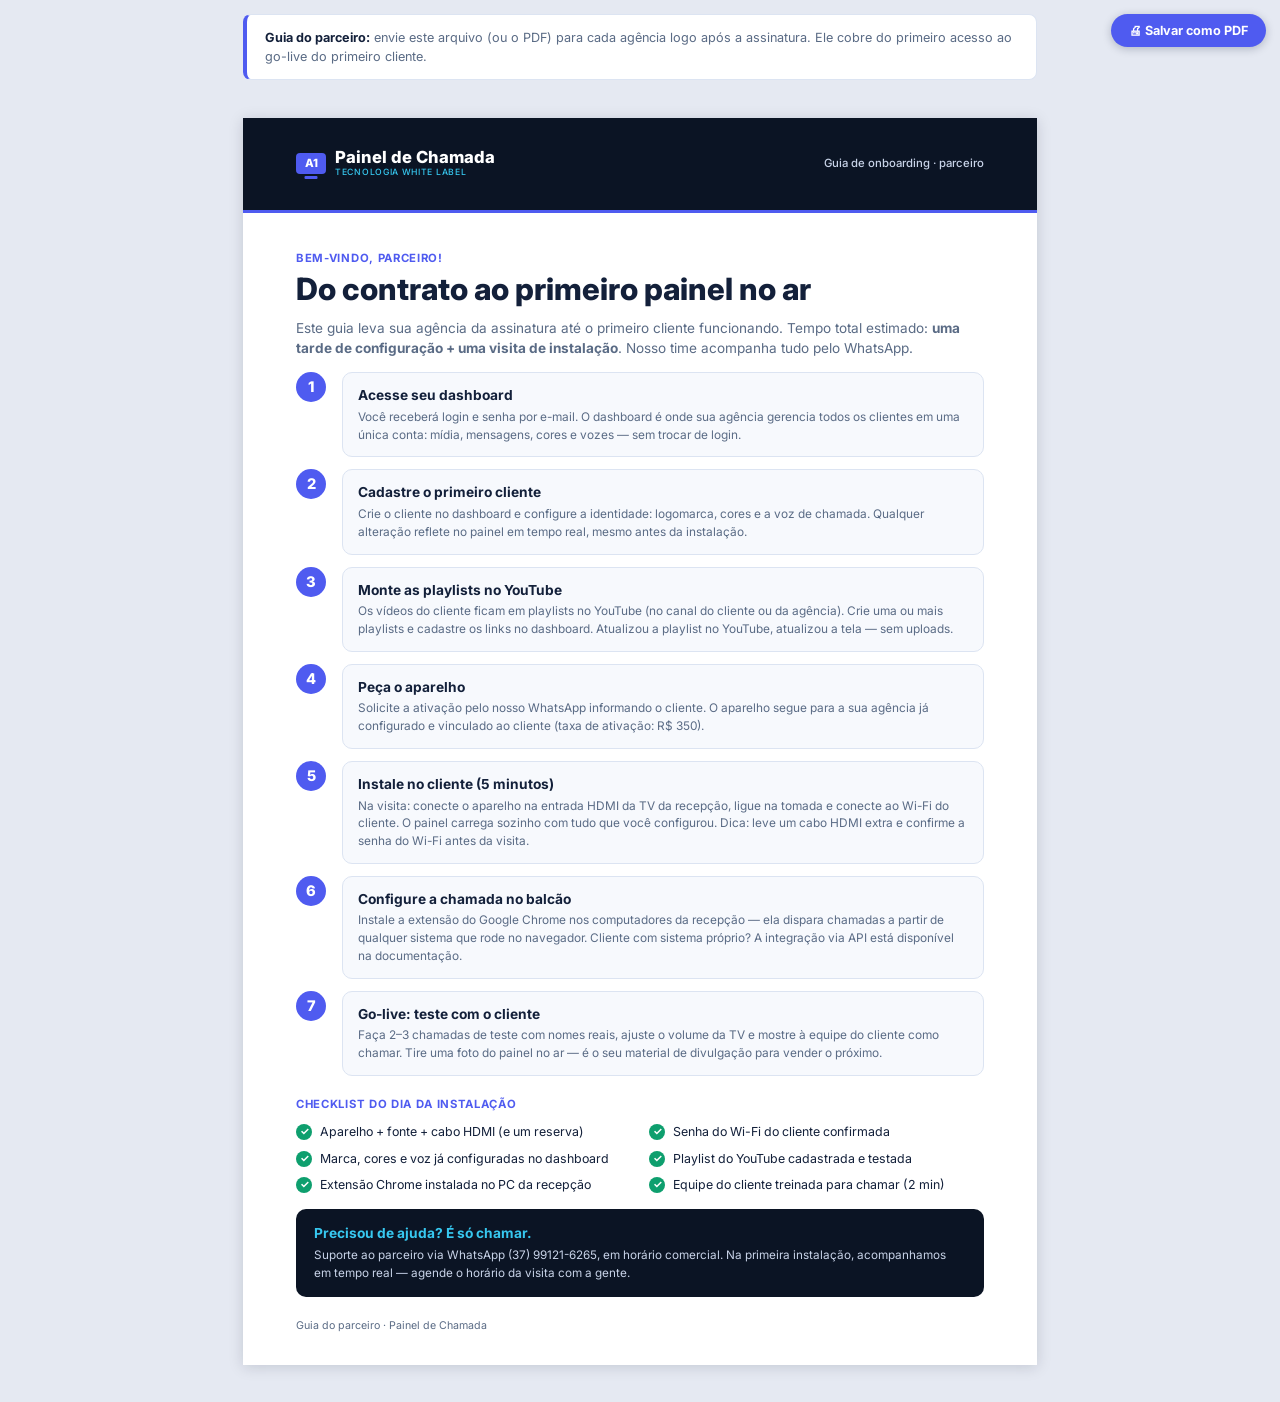
<file: interno/guia-onboarding-agencia.html>
<!DOCTYPE html>
<html lang="pt-BR">
<head>
<meta charset="UTF-8"><meta name="viewport" content="width=device-width, initial-scale=1.0">
<title>Guia de Onboarding do Parceiro</title>
<link rel="preconnect" href="https://fonts.googleapis.com"><link href="https://fonts.googleapis.com/css2?family=Inter:wght@400;500;700;800&display=swap" rel="stylesheet">
<style>
:root{
  --navy:#0B1424; --navy2:#101D33; --indigo:#4F5BF0; --cyan:#37C8F0;
  --ink:#13203A; --gray:#5A6B85; --light:#F2F5FB; --card:#F7F9FD;
  --border:#DCE4F2; --green:#0E9F6E; --greenbg:#E6F7F0; --softwh:#C8D3E8;
  --warn:#B45309; --warnbg:#FEF3C7; --accent:var(--indigo);
}
*{margin:0;padding:0;box-sizing:border-box}
body{font-family:'Inter',system-ui,sans-serif;background:#E5E9F2;color:var(--ink);font-size:10pt;line-height:1.5}
.page{width:210mm;min-height:297mm;margin:10mm auto;background:#fff;position:relative;
      padding:16mm 14mm 18mm;box-shadow:0 2px 14px rgba(10,20,40,.15);display:flow-root}
.page.dark{background:var(--navy);color:#fff}

/* barra de instruções e botão imprimir — não saem no PDF */
.editbar{max-width:210mm;margin:14px auto 0;background:#fff;border:1px solid var(--border);
  border-left:4px solid var(--accent);border-radius:8px;padding:13px 18px;font-size:9.5pt;color:var(--gray)}
.editbar b{color:var(--ink)}
.toolbar{position:fixed;top:14px;right:14px;z-index:50;display:flex;gap:8px}
.toolbar button,.toolbar label{background:var(--accent);color:#fff;border:none;border-radius:99px;
  padding:9px 18px;font:700 9.5pt 'Inter',sans-serif;cursor:pointer;box-shadow:0 2px 8px rgba(20,30,60,.25)}
.toolbar .alt{background:var(--ink)}

/* campos editáveis: destaque na tela, limpo na impressão */
[contenteditable]{outline:none;border-bottom:1.5px dashed var(--accent);background:rgba(79,91,240,.07);
  border-radius:3px;padding:0 3px;transition:background .15s;min-width:1ch;display:inline-block}
[contenteditable]:hover{background:rgba(79,91,240,.16)}
[contenteditable]:focus{background:#FFF7D6;border-bottom-color:var(--warn)}

.head{display:flex;justify-content:space-between;align-items:center;background:var(--navy);
  margin:-16mm -14mm 10mm;padding:8mm 14mm;border-bottom:3px solid var(--accent)}
.head .crumb{color:var(--softwh);font-size:8.5pt;font-weight:500}
.foot{position:absolute;bottom:8mm;left:14mm;right:14mm;display:flex;justify-content:space-between;
  font-size:8pt;color:var(--gray)}
.page.dark .foot{color:#6E7FA0}

.logo{display:flex;align-items:center;gap:9px}
.logo .tv{width:30px;height:21px;background:var(--accent);border-radius:4px;color:#fff;font-weight:800;
  font-size:8.5pt;display:flex;align-items:center;justify-content:center;position:relative}
.logo .tv::after{content:'';position:absolute;bottom:-5px;left:50%;transform:translateX(-50%);
  width:13px;height:3px;background:var(--accent);border-radius:1px}
.logo .name{font-weight:800;font-size:12.5pt;color:#fff;line-height:1.1}
.logo .tag{font-weight:500;font-size:6.5pt;letter-spacing:.08em;color:var(--cyan)}
.logo.on-light .name{color:var(--ink)}
.logo.on-light .tag{color:var(--accent)}

.kicker{color:var(--accent);font-size:8.5pt;font-weight:700;letter-spacing:.06em;text-transform:uppercase}
.dark .kicker{color:var(--cyan)}
h1{font-size:23pt;font-weight:800;line-height:1.18;margin:4px 0 10px}
h2{font-size:16pt;font-weight:800;margin:4px 0 8px}
h3{font-size:11pt;font-weight:700}
.lead{color:var(--gray);font-size:10.2pt;margin-bottom:14px}
.dark .lead{color:var(--softwh)}
.sec{margin-top:20px}
.grid2{display:grid;grid-template-columns:1fr 1fr;gap:10px}
.grid3{display:grid;grid-template-columns:1fr 1fr 1fr;gap:10px}
.cardx{background:var(--card);border:1px solid var(--border);border-radius:10px;padding:13px 15px;break-inside:avoid}
.cardx.accent{border-left:4px solid var(--accent);border-radius:0 10px 10px 0}
.cardx h3{font-size:10.3pt;font-weight:700;margin-bottom:4px}
.cardx p{font-size:8.8pt;color:var(--gray);line-height:1.45}
.darkbox{background:var(--navy);color:#fff;border-radius:10px;padding:14px 18px;margin-top:14px}
.darkbox h3{color:var(--cyan);font-size:10.3pt;margin-bottom:4px}
.darkbox p{color:var(--softwh);font-size:8.8pt}
.checks{display:grid;grid-template-columns:1fr 1fr;gap:8px 18px;margin-top:10px}
.checks div{display:flex;gap:8px;align-items:flex-start;font-size:9.3pt}
.checks div::before{content:'\2713';flex:0 0 16px;height:16px;background:var(--green);color:#fff;
  border-radius:50%;font-size:8pt;font-weight:700;display:flex;align-items:center;justify-content:center;margin-top:1px}
.note{font-size:8.4pt;color:var(--gray);margin-top:8px}
table.tb{width:100%;border-collapse:collapse;border:1px solid var(--border);font-size:9.2pt}
table.tb th{background:var(--navy);color:#fff;text-align:left;padding:9px 12px;font-size:8.4pt}
table.tb td{padding:10px 12px;vertical-align:top;border-top:1px solid var(--border)}
table.tb tr:nth-child(even) td{background:var(--card)}
.greenbar{background:var(--greenbg);border-radius:10px;padding:12px 16px;margin-top:14px}
.greenbar b{color:var(--green);font-size:9.8pt}
.greenbar span{display:block;color:#0B7A56;font-size:8.4pt;margin-top:2px}
.warnbar{background:var(--warnbg);border:1px solid #F0D48A;border-radius:10px;padding:12px 16px;margin:12px 0}
.warnbar b{color:var(--warn)}
.warnbar p{color:#7C4A02;font-size:8.8pt;margin-top:2px}
.cta{background:var(--navy);border-radius:12px;padding:18px 22px;margin-top:18px}
.cta h2{color:#fff}.cta p{color:var(--softwh);font-size:9.6pt;margin-bottom:10px}
.cta .btn{display:inline-block;background:var(--accent);color:#fff;font-weight:700;font-size:9.6pt;
  border-radius:99px;padding:9px 20px;text-decoration:none}
.sign{display:grid;grid-template-columns:1fr 1fr;gap:30px;margin-top:34px}
.sign div{border-top:1.5px solid var(--ink);padding-top:6px;font-size:8.6pt;color:var(--gray);text-align:center}

@media print{
  body{background:#fff}
  .editbar,.toolbar,.no-print{display:none!important}
  .page{margin:0;box-shadow:none;width:auto;page-break-after:always}
  .page:last-child{page-break-after:auto}
  [contenteditable]{border-bottom:none;background:transparent;padding:0}
  @page{size:A4;margin:0}
  *{-webkit-print-color-adjust:exact;print-color-adjust:exact}
}

.passo{display:grid;grid-template-columns:34px 1fr;gap:12px;margin-top:12px;break-inside:avoid}
.passo .n{width:30px;height:30px;border-radius:50%;background:var(--accent);color:#fff;font-weight:800;
  display:flex;align-items:center;justify-content:center;font-size:11pt}
.passo h3{font-size:10.3pt;margin-bottom:3px}
.passo p{font-size:8.9pt;color:var(--gray)}
.passo .box{background:var(--card);border:1px solid var(--border);border-radius:10px;padding:12px 15px}
</style>
</head>
<body>
<div class="toolbar no-print"><button onclick="imprimir()">🖨 Salvar como PDF</button></div>
<div class="editbar"><b>Guia do parceiro:</b> envie este arquivo (ou o PDF) para cada agência logo após a assinatura. Ele cobre do primeiro acesso ao go-live do primeiro cliente.</div>

<section class="page">
  <div class="head"><div class="logo"><div class="tv">A1</div><div><div class="name">Painel de Chamada</div><div class="tag">TECNOLOGIA WHITE LABEL</div></div></div><div class="crumb">Guia de onboarding · parceiro</div></div>
  <div class="kicker">Bem-vindo, parceiro!</div>
  <h1>Do contrato ao primeiro painel no ar</h1>
  <p class="lead">Este guia leva sua agência da assinatura até o primeiro cliente funcionando. Tempo total
  estimado: <b>uma tarde de configuração + uma visita de instalação</b>. Nosso time acompanha tudo pelo WhatsApp.</p>

  <div class="passo"><div class="n">1</div><div class="box"><h3>Acesse seu dashboard</h3><p>Você receberá login e senha por e-mail. O dashboard é onde sua agência gerencia todos os clientes em uma única conta: mídia, mensagens, cores e vozes — sem trocar de login.</p></div></div>
  <div class="passo"><div class="n">2</div><div class="box"><h3>Cadastre o primeiro cliente</h3><p>Crie o cliente no dashboard e configure a identidade: logomarca, cores e a voz de chamada. Qualquer alteração reflete no painel em tempo real, mesmo antes da instalação.</p></div></div>
  <div class="passo"><div class="n">3</div><div class="box"><h3>Monte as playlists no YouTube</h3><p>Os vídeos do cliente ficam em playlists no YouTube (no canal do cliente ou da agência). Crie uma ou mais playlists e cadastre os links no dashboard. Atualizou a playlist no YouTube, atualizou a tela — sem uploads.</p></div></div>
  <div class="passo"><div class="n">4</div><div class="box"><h3>Peça o aparelho</h3><p>Solicite a ativação pelo nosso WhatsApp informando o cliente. O aparelho segue para a sua agência já configurado e vinculado ao cliente (taxa de ativação: R$ 350).</p></div></div>
  <div class="passo"><div class="n">5</div><div class="box"><h3>Instale no cliente (5 minutos)</h3><p>Na visita: conecte o aparelho na entrada HDMI da TV da recepção, ligue na tomada e conecte ao Wi-Fi do cliente. O painel carrega sozinho com tudo que você configurou. Dica: leve um cabo HDMI extra e confirme a senha do Wi-Fi antes da visita.</p></div></div>
  <div class="passo"><div class="n">6</div><div class="box"><h3>Configure a chamada no balcão</h3><p>Instale a extensão do Google Chrome nos computadores da recepção — ela dispara chamadas a partir de qualquer sistema que rode no navegador. Cliente com sistema próprio? A integração via API está disponível na documentação.</p></div></div>
  <div class="passo"><div class="n">7</div><div class="box"><h3>Go-live: teste com o cliente</h3><p>Faça 2–3 chamadas de teste com nomes reais, ajuste o volume da TV e mostre à equipe do cliente como chamar. Tire uma foto do painel no ar — é o seu material de divulgação para vender o próximo.</p></div></div>

  <div class="sec">
    <div class="kicker">Checklist do dia da instalação</div>
    <div class="checks">
      <div>Aparelho + fonte + cabo HDMI (e um reserva)</div>
      <div>Senha do Wi-Fi do cliente confirmada</div>
      <div>Marca, cores e voz já configuradas no dashboard</div>
      <div>Playlist do YouTube cadastrada e testada</div>
      <div>Extensão Chrome instalada no PC da recepção</div>
      <div>Equipe do cliente treinada para chamar (2 min)</div>
    </div>
  </div>

  <div class="darkbox"><h3>Precisou de ajuda? É só chamar.</h3>
  <p>Suporte ao parceiro via WhatsApp (37) 99121-6265, em horário comercial. Na primeira instalação,
  acompanhamos em tempo real — agende o horário da visita com a gente.</p></div>
  <div class="foot"><span>Guia do parceiro · Painel de Chamada</span><span></span></div>
</section>

<script>
function imprimir(){window.print()}
</script>
</body>
</html>
</file>
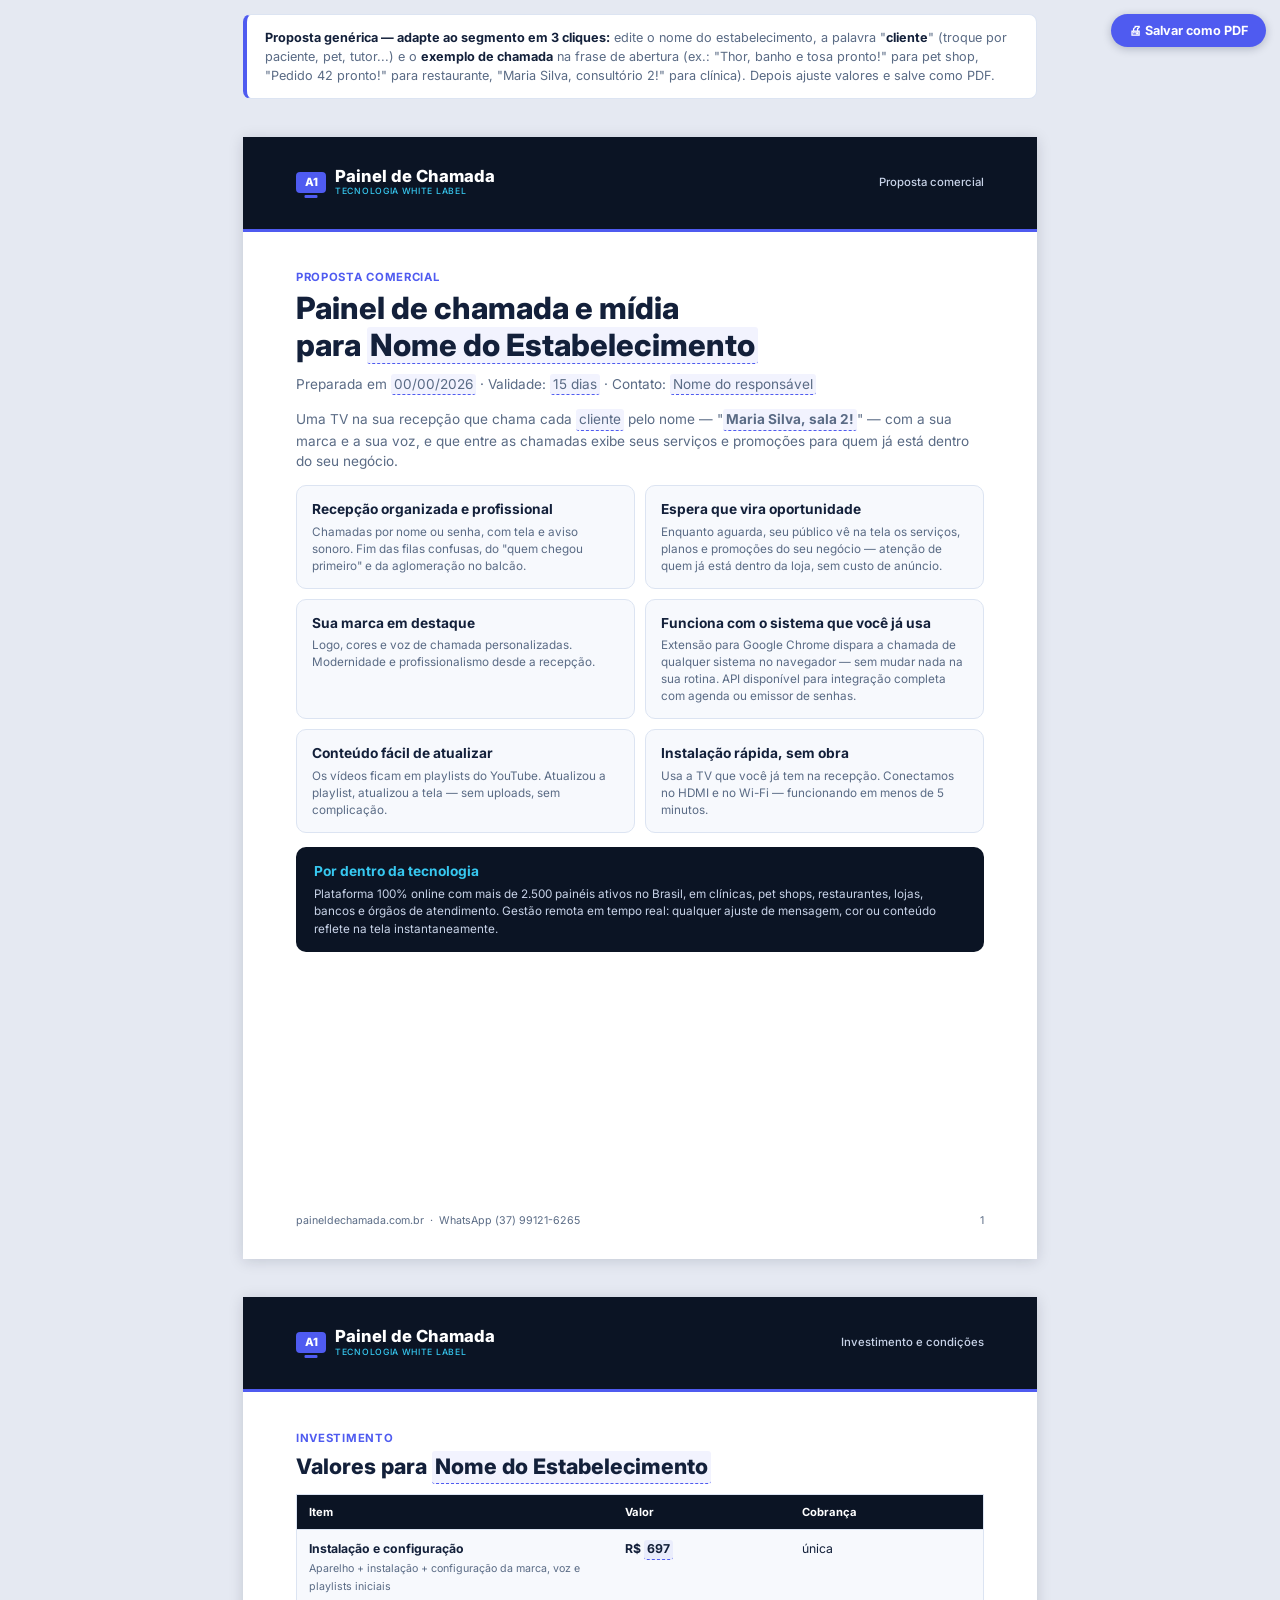
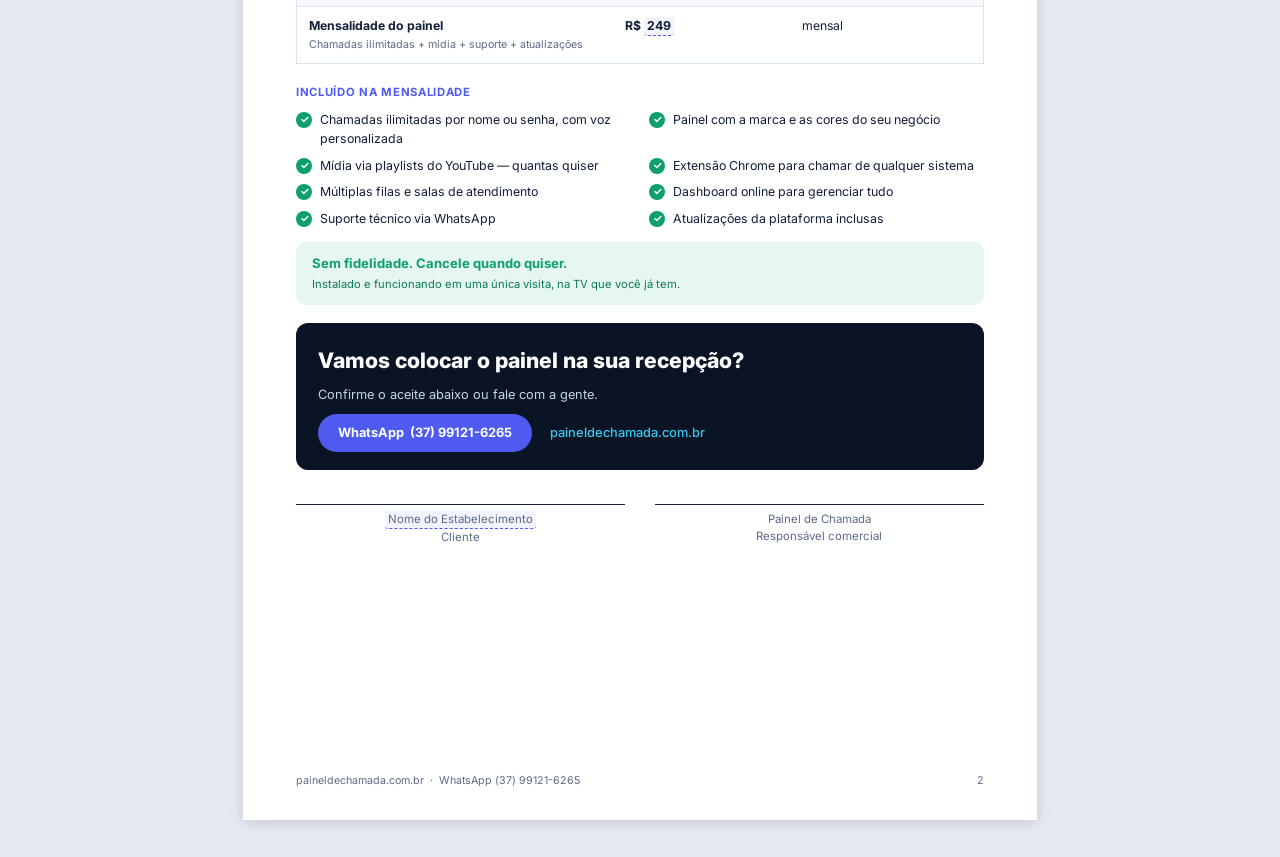
<file: interno/proposta-direta-cliente-final.html>
<!DOCTYPE html>
<html lang="pt-BR">
<head>
<meta charset="UTF-8"><meta name="viewport" content="width=device-width, initial-scale=1.0">
<title>Proposta Comercial — Painel de Chamada</title>
<link rel="preconnect" href="https://fonts.googleapis.com"><link href="https://fonts.googleapis.com/css2?family=Inter:wght@400;500;700;800&display=swap" rel="stylesheet">
<style>
:root{
  --navy:#0B1424; --navy2:#101D33; --indigo:#4F5BF0; --cyan:#37C8F0;
  --ink:#13203A; --gray:#5A6B85; --light:#F2F5FB; --card:#F7F9FD;
  --border:#DCE4F2; --green:#0E9F6E; --greenbg:#E6F7F0; --softwh:#C8D3E8;
  --warn:#B45309; --warnbg:#FEF3C7; --accent:var(--indigo);
}
*{margin:0;padding:0;box-sizing:border-box}
body{font-family:'Inter',system-ui,sans-serif;background:#E5E9F2;color:var(--ink);font-size:10pt;line-height:1.5}
.page{width:210mm;min-height:297mm;margin:10mm auto;background:#fff;position:relative;
      padding:16mm 14mm 18mm;box-shadow:0 2px 14px rgba(10,20,40,.15);display:flow-root}
.page.dark{background:var(--navy);color:#fff}

/* barra de instruções e botão imprimir — não saem no PDF */
.editbar{max-width:210mm;margin:14px auto 0;background:#fff;border:1px solid var(--border);
  border-left:4px solid var(--accent);border-radius:8px;padding:13px 18px;font-size:9.5pt;color:var(--gray)}
.editbar b{color:var(--ink)}
.toolbar{position:fixed;top:14px;right:14px;z-index:50;display:flex;gap:8px}
.toolbar button,.toolbar label{background:var(--accent);color:#fff;border:none;border-radius:99px;
  padding:9px 18px;font:700 9.5pt 'Inter',sans-serif;cursor:pointer;box-shadow:0 2px 8px rgba(20,30,60,.25)}
.toolbar .alt{background:var(--ink)}

/* campos editáveis: destaque na tela, limpo na impressão */
[contenteditable]{outline:none;border-bottom:1.5px dashed var(--accent);background:rgba(79,91,240,.07);
  border-radius:3px;padding:0 3px;transition:background .15s;min-width:1ch;display:inline-block}
[contenteditable]:hover{background:rgba(79,91,240,.16)}
[contenteditable]:focus{background:#FFF7D6;border-bottom-color:var(--warn)}

.head{display:flex;justify-content:space-between;align-items:center;background:var(--navy);
  margin:-16mm -14mm 10mm;padding:8mm 14mm;border-bottom:3px solid var(--accent)}
.head .crumb{color:var(--softwh);font-size:8.5pt;font-weight:500}
.foot{position:absolute;bottom:8mm;left:14mm;right:14mm;display:flex;justify-content:space-between;
  font-size:8pt;color:var(--gray)}
.page.dark .foot{color:#6E7FA0}

.logo{display:flex;align-items:center;gap:9px}
.logo .tv{width:30px;height:21px;background:var(--accent);border-radius:4px;color:#fff;font-weight:800;
  font-size:8.5pt;display:flex;align-items:center;justify-content:center;position:relative}
.logo .tv::after{content:'';position:absolute;bottom:-5px;left:50%;transform:translateX(-50%);
  width:13px;height:3px;background:var(--accent);border-radius:1px}
.logo .name{font-weight:800;font-size:12.5pt;color:#fff;line-height:1.1}
.logo .tag{font-weight:500;font-size:6.5pt;letter-spacing:.08em;color:var(--cyan)}
.logo.on-light .name{color:var(--ink)}
.logo.on-light .tag{color:var(--accent)}

.kicker{color:var(--accent);font-size:8.5pt;font-weight:700;letter-spacing:.06em;text-transform:uppercase}
.dark .kicker{color:var(--cyan)}
h1{font-size:23pt;font-weight:800;line-height:1.18;margin:4px 0 10px}
h2{font-size:16pt;font-weight:800;margin:4px 0 8px}
h3{font-size:11pt;font-weight:700}
.lead{color:var(--gray);font-size:10.2pt;margin-bottom:14px}
.dark .lead{color:var(--softwh)}
.sec{margin-top:20px}
.grid2{display:grid;grid-template-columns:1fr 1fr;gap:10px}
.grid3{display:grid;grid-template-columns:1fr 1fr 1fr;gap:10px}
.cardx{background:var(--card);border:1px solid var(--border);border-radius:10px;padding:13px 15px;break-inside:avoid}
.cardx.accent{border-left:4px solid var(--accent);border-radius:0 10px 10px 0}
.cardx h3{font-size:10.3pt;font-weight:700;margin-bottom:4px}
.cardx p{font-size:8.8pt;color:var(--gray);line-height:1.45}
.darkbox{background:var(--navy);color:#fff;border-radius:10px;padding:14px 18px;margin-top:14px}
.darkbox h3{color:var(--cyan);font-size:10.3pt;margin-bottom:4px}
.darkbox p{color:var(--softwh);font-size:8.8pt}
.checks{display:grid;grid-template-columns:1fr 1fr;gap:8px 18px;margin-top:10px}
.checks div{display:flex;gap:8px;align-items:flex-start;font-size:9.3pt}
.checks div::before{content:'\2713';flex:0 0 16px;height:16px;background:var(--green);color:#fff;
  border-radius:50%;font-size:8pt;font-weight:700;display:flex;align-items:center;justify-content:center;margin-top:1px}
.note{font-size:8.4pt;color:var(--gray);margin-top:8px}
table.tb{width:100%;border-collapse:collapse;border:1px solid var(--border);font-size:9.2pt}
table.tb th{background:var(--navy);color:#fff;text-align:left;padding:9px 12px;font-size:8.4pt}
table.tb td{padding:10px 12px;vertical-align:top;border-top:1px solid var(--border)}
table.tb tr:nth-child(even) td{background:var(--card)}
.greenbar{background:var(--greenbg);border-radius:10px;padding:12px 16px;margin-top:14px}
.greenbar b{color:var(--green);font-size:9.8pt}
.greenbar span{display:block;color:#0B7A56;font-size:8.4pt;margin-top:2px}
.warnbar{background:var(--warnbg);border:1px solid #F0D48A;border-radius:10px;padding:12px 16px;margin:12px 0}
.warnbar b{color:var(--warn)}
.warnbar p{color:#7C4A02;font-size:8.8pt;margin-top:2px}
.cta{background:var(--navy);border-radius:12px;padding:18px 22px;margin-top:18px}
.cta h2{color:#fff}.cta p{color:var(--softwh);font-size:9.6pt;margin-bottom:10px}
.cta .btn{display:inline-block;background:var(--accent);color:#fff;font-weight:700;font-size:9.6pt;
  border-radius:99px;padding:9px 20px;text-decoration:none}
.sign{display:grid;grid-template-columns:1fr 1fr;gap:30px;margin-top:34px}
.sign div{border-top:1.5px solid var(--ink);padding-top:6px;font-size:8.6pt;color:var(--gray);text-align:center}

@media print{
  body{background:#fff}
  .editbar,.toolbar,.no-print{display:none!important}
  .page{margin:0;box-shadow:none;width:auto;page-break-after:always}
  .page:last-child{page-break-after:auto}
  [contenteditable]{border-bottom:none;background:transparent;padding:0}
  @page{size:A4;margin:0}
  *{-webkit-print-color-adjust:exact;print-color-adjust:exact}
}
</style>
</head>
<body>
<div class="toolbar no-print"><button onclick="imprimir()">🖨 Salvar como PDF</button></div>
<div class="editbar"><b>Proposta genérica — adapte ao segmento em 3 cliques:</b> edite o nome do estabelecimento, a palavra "<b>cliente</b>" (troque por paciente, pet, tutor...) e o <b>exemplo de chamada</b> na frase de abertura (ex.: "Thor, banho e tosa pronto!" para pet shop, "Pedido 42 pronto!" para restaurante, "Maria Silva, consultório 2!" para clínica). Depois ajuste valores e salve como PDF.</div>

<section class="page">
  <div class="head"><div class="logo"><div class="tv">A1</div><div><div class="name">Painel de Chamada</div><div class="tag">TECNOLOGIA WHITE LABEL</div></div></div><div class="crumb">Proposta comercial</div></div>
  <div class="kicker">Proposta comercial</div>
  <h1>Painel de chamada e mídia<br>para <span contenteditable="true" style="min-width:200px">Nome do Estabelecimento</span></h1>
  <p class="lead">Preparada em <span contenteditable="true">00/00/2026</span> · Validade: <span contenteditable="true">15 dias</span> · Contato: <span contenteditable="true">Nome do responsável</span></p>

  <p class="lead" style="margin-top:6px">Uma TV na sua recepção que chama cada <span contenteditable="true">cliente</span> pelo nome —
  "<b><span contenteditable="true">Maria Silva, sala 2!</span></b>" — com a sua marca e a sua voz, e que entre as chamadas exibe seus
  serviços e promoções para quem já está dentro do seu negócio.</p>

  <div class="grid2" style="margin-top:8px">
    <div class="cardx"><h3>Recepção organizada e profissional</h3><p>Chamadas por nome ou senha, com tela e aviso sonoro. Fim das filas confusas, do "quem chegou primeiro" e da aglomeração no balcão.</p></div>
    <div class="cardx"><h3>Espera que vira oportunidade</h3><p>Enquanto aguarda, seu público vê na tela os serviços, planos e promoções do seu negócio — atenção de quem já está dentro da loja, sem custo de anúncio.</p></div>
    <div class="cardx"><h3>Sua marca em destaque</h3><p>Logo, cores e voz de chamada personalizadas. Modernidade e profissionalismo desde a recepção.</p></div>
    <div class="cardx"><h3>Funciona com o sistema que você já usa</h3><p>Extensão para Google Chrome dispara a chamada de qualquer sistema no navegador — sem mudar nada na sua rotina. API disponível para integração completa com agenda ou emissor de senhas.</p></div>
    <div class="cardx"><h3>Conteúdo fácil de atualizar</h3><p>Os vídeos ficam em playlists do YouTube. Atualizou a playlist, atualizou a tela — sem uploads, sem complicação.</p></div>
    <div class="cardx"><h3>Instalação rápida, sem obra</h3><p>Usa a TV que você já tem na recepção. Conectamos no HDMI e no Wi-Fi — funcionando em menos de 5 minutos.</p></div>
  </div>

  <div class="darkbox"><h3>Por dentro da tecnologia</h3>
  <p>Plataforma 100% online com mais de 2.500 painéis ativos no Brasil, em clínicas, pet shops, restaurantes,
  lojas, bancos e órgãos de atendimento. Gestão remota em tempo real: qualquer ajuste de mensagem, cor ou
  conteúdo reflete na tela instantaneamente.</p></div>
  <div class="foot"><span>paineldechamada.com.br &nbsp;·&nbsp; WhatsApp (37) 99121-6265</span><span>1</span></div>
</section>

<section class="page">
  <div class="head"><div class="logo"><div class="tv">A1</div><div><div class="name">Painel de Chamada</div><div class="tag">TECNOLOGIA WHITE LABEL</div></div></div><div class="crumb">Investimento e condições</div></div>
  <div class="kicker">Investimento</div>
  <h2>Valores para <span contenteditable="true" style="min-width:200px">Nome do Estabelecimento</span></h2>

  <table class="tb" style="margin-top:10px">
    <tr><th style="width:46%">Item</th><th>Valor</th><th>Cobrança</th></tr>
    <tr><td><b>Instalação e configuração</b><br><span style="font-size:8pt;color:var(--gray)">Aparelho + instalação + configuração da marca, voz e playlists iniciais</span></td>
        <td><b>R$ <span contenteditable="true">697</span></b></td><td>única</td></tr>
    <tr><td><b>Mensalidade do painel</b><br><span style="font-size:8pt;color:var(--gray)">Chamadas ilimitadas + mídia + suporte + atualizações</span></td>
        <td><b>R$ <span contenteditable="true">249</span></b></td><td>mensal</td></tr>
  </table>

  <div class="sec">
    <div class="kicker">Incluído na mensalidade</div>
    <div class="checks">
      <div>Chamadas ilimitadas por nome ou senha, com voz personalizada</div>
      <div>Painel com a marca e as cores do seu negócio</div>
      <div>Mídia via playlists do YouTube — quantas quiser</div>
      <div>Extensão Chrome para chamar de qualquer sistema</div>
      <div>Múltiplas filas e salas de atendimento</div>
      <div>Dashboard online para gerenciar tudo</div>
      <div>Suporte técnico via WhatsApp</div>
      <div>Atualizações da plataforma inclusas</div>
    </div>
  </div>

  <div class="greenbar"><b>Sem fidelidade. Cancele quando quiser.</b>
    <span>Instalado e funcionando em uma única visita, na TV que você já tem.</span></div>

  <div class="cta">
    <h2>Vamos colocar o painel na sua recepção?</h2>
    <p>Confirme o aceite abaixo ou fale com a gente.</p>
    <a class="btn" href="https://wa.me/5537991216265">WhatsApp &nbsp;(37) 99121-6265</a>
    <span style="color:var(--cyan);font-weight:500;margin-left:14px;font-size:9.6pt">paineldechamada.com.br</span>
  </div>

  <div class="sign">
    <div><span contenteditable="true">Nome do Estabelecimento</span><br>Cliente</div>
    <div>Painel de Chamada<br>Responsável comercial</div>
  </div>
  <div class="foot"><span>paineldechamada.com.br &nbsp;·&nbsp; WhatsApp (37) 99121-6265</span><span>2</span></div>
</section>

<script>
function imprimir(){window.print()}
</script>
</body>
</html>
</file>
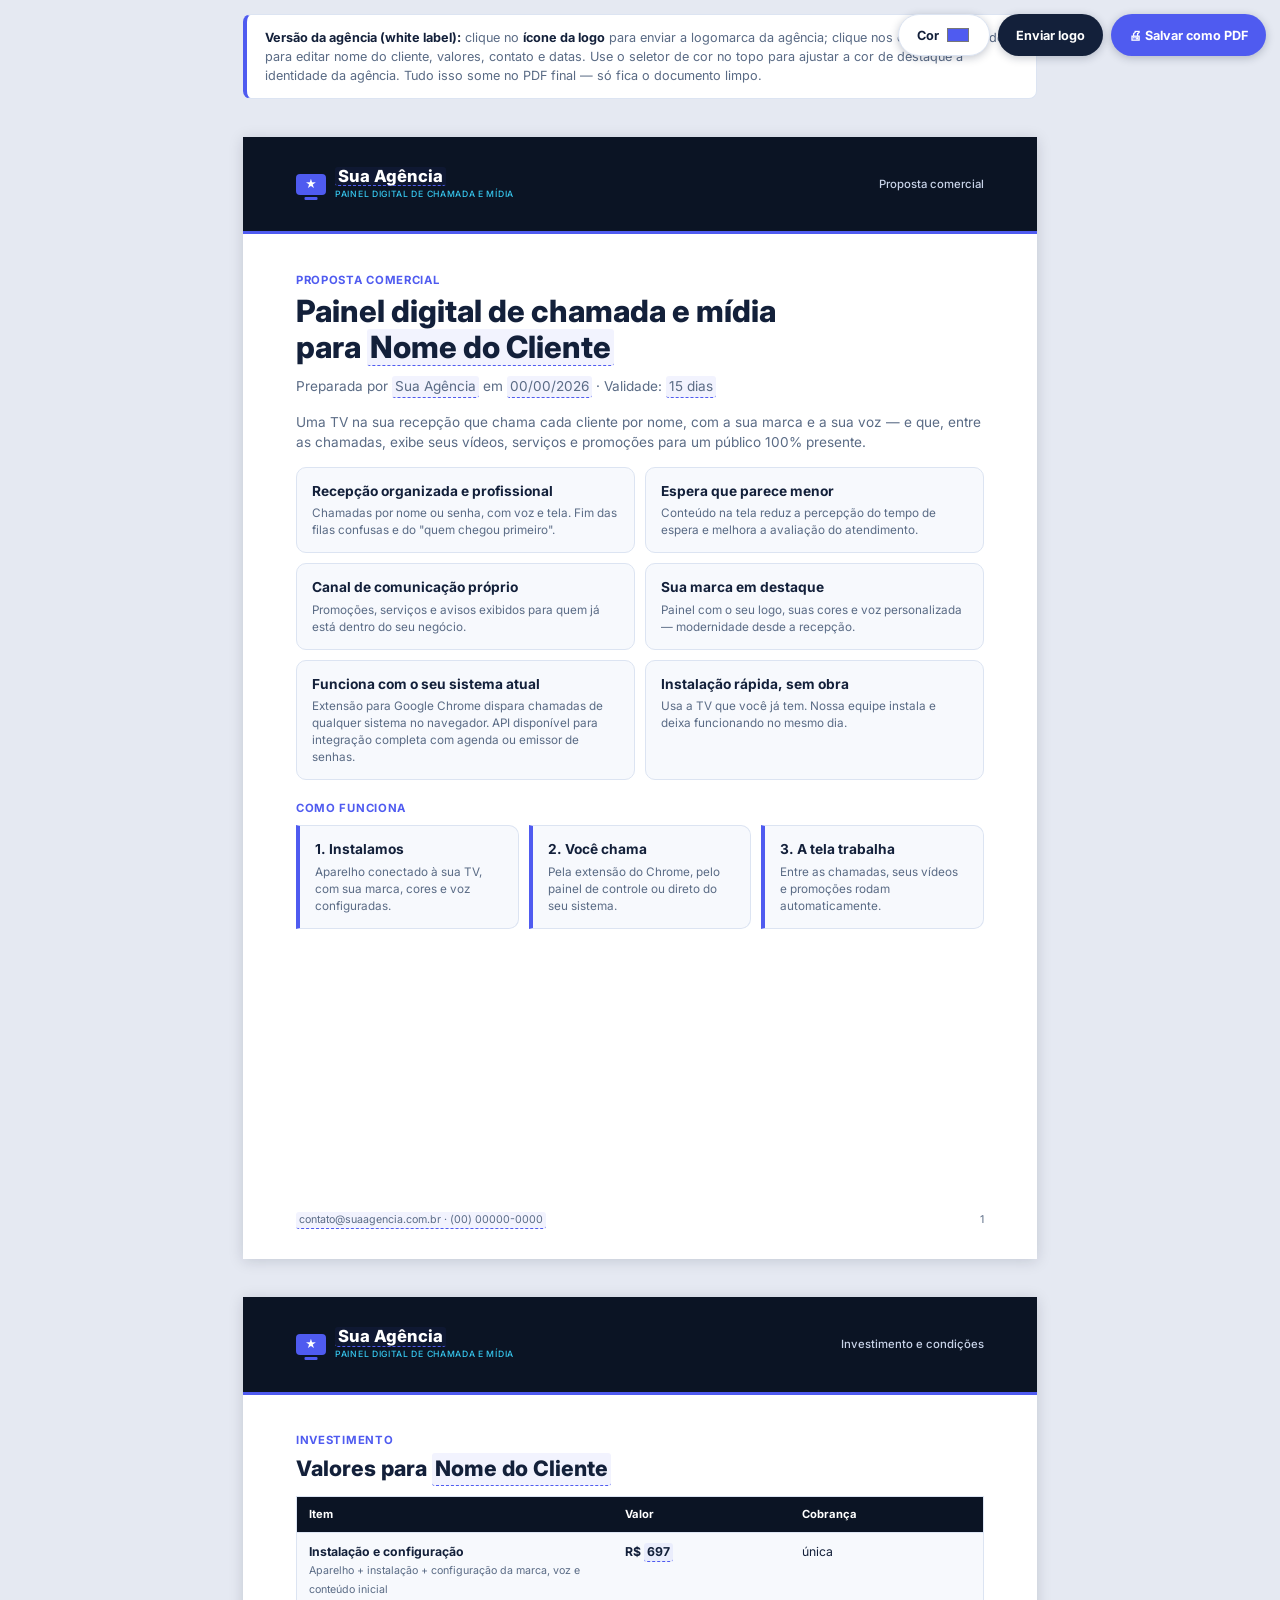
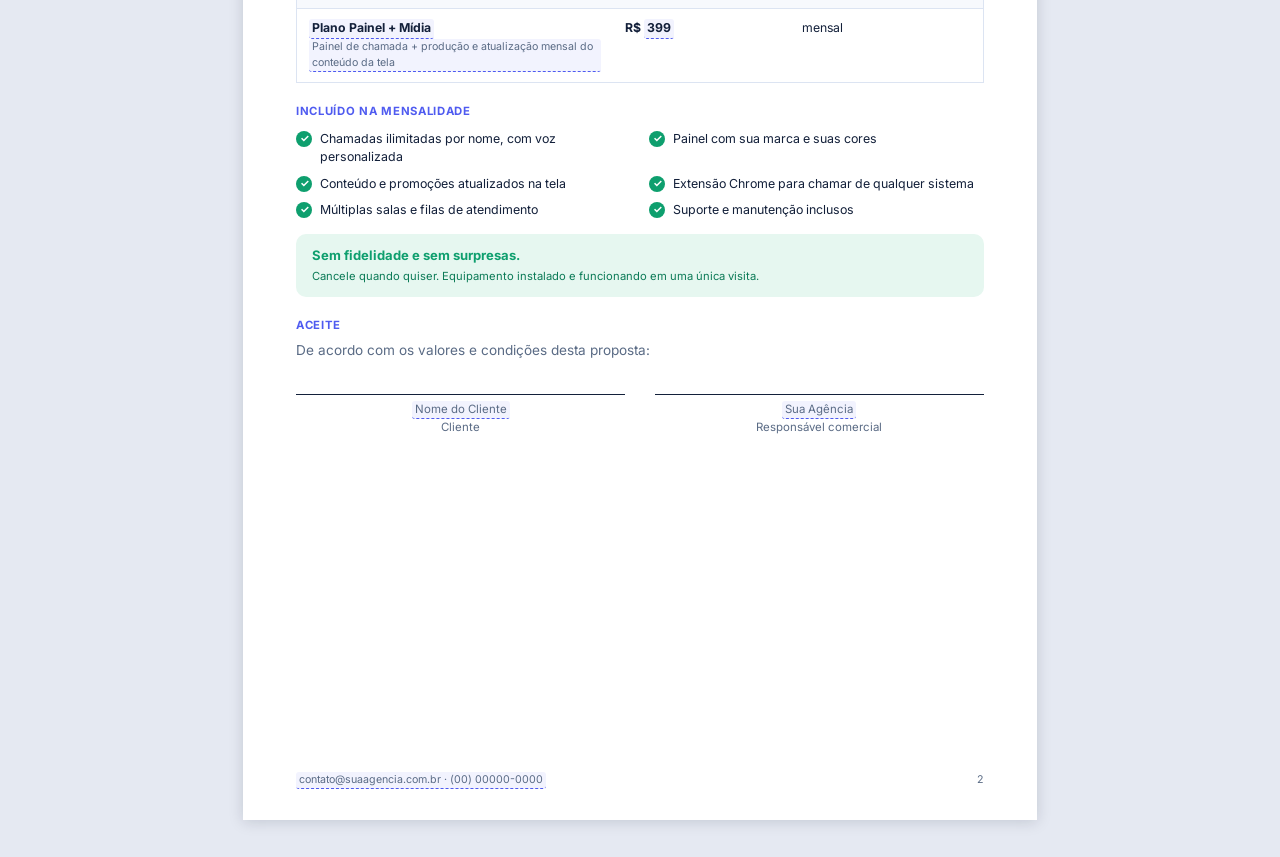
<file: interno/proposta-parceria-painel-de-chamada.html>
<!DOCTYPE html>
<html lang="pt-BR">
<head>
<meta charset="UTF-8"><meta name="viewport" content="width=device-width, initial-scale=1.0">
<title>Proposta Comercial — Painel Digital</title>
<link rel="preconnect" href="https://fonts.googleapis.com"><link href="https://fonts.googleapis.com/css2?family=Inter:wght@400;500;700;800&display=swap" rel="stylesheet">
<style>
:root{
  --navy:#0B1424; --navy2:#101D33; --indigo:#4F5BF0; --cyan:#37C8F0;
  --ink:#13203A; --gray:#5A6B85; --light:#F2F5FB; --card:#F7F9FD;
  --border:#DCE4F2; --green:#0E9F6E; --greenbg:#E6F7F0; --softwh:#C8D3E8;
  --warn:#B45309; --warnbg:#FEF3C7; --accent:var(--indigo);
}
*{margin:0;padding:0;box-sizing:border-box}
body{font-family:'Inter',system-ui,sans-serif;background:#E5E9F2;color:var(--ink);font-size:10pt;line-height:1.5}
.page{width:210mm;min-height:297mm;margin:10mm auto;background:#fff;position:relative;
      padding:16mm 14mm 18mm;box-shadow:0 2px 14px rgba(10,20,40,.15);display:flow-root}
.page.dark{background:var(--navy);color:#fff}

/* barra de instruções e botão imprimir — não saem no PDF */
.editbar{max-width:210mm;margin:14px auto 0;background:#fff;border:1px solid var(--border);
  border-left:4px solid var(--accent);border-radius:8px;padding:13px 18px;font-size:9.5pt;color:var(--gray)}
.editbar b{color:var(--ink)}
.toolbar{position:fixed;top:14px;right:14px;z-index:50;display:flex;gap:8px}
.toolbar button,.toolbar label{background:var(--accent);color:#fff;border:none;border-radius:99px;
  padding:9px 18px;font:700 9.5pt 'Inter',sans-serif;cursor:pointer;box-shadow:0 2px 8px rgba(20,30,60,.25)}
.toolbar .alt{background:var(--ink)}

/* campos editáveis: destaque na tela, limpo na impressão */
[contenteditable]{outline:none;border-bottom:1.5px dashed var(--accent);background:rgba(79,91,240,.07);
  border-radius:3px;padding:0 3px;transition:background .15s;min-width:1ch;display:inline-block}
[contenteditable]:hover{background:rgba(79,91,240,.16)}
[contenteditable]:focus{background:#FFF7D6;border-bottom-color:var(--warn)}

.head{display:flex;justify-content:space-between;align-items:center;background:var(--navy);
  margin:-16mm -14mm 10mm;padding:8mm 14mm;border-bottom:3px solid var(--accent)}
.head .crumb{color:var(--softwh);font-size:8.5pt;font-weight:500}
.foot{position:absolute;bottom:8mm;left:14mm;right:14mm;display:flex;justify-content:space-between;
  font-size:8pt;color:var(--gray)}
.page.dark .foot{color:#6E7FA0}

.logo{display:flex;align-items:center;gap:9px}
.logo .tv{width:30px;height:21px;background:var(--accent);border-radius:4px;color:#fff;font-weight:800;
  font-size:8.5pt;display:flex;align-items:center;justify-content:center;position:relative}
.logo .tv::after{content:'';position:absolute;bottom:-5px;left:50%;transform:translateX(-50%);
  width:13px;height:3px;background:var(--accent);border-radius:1px}
.logo .name{font-weight:800;font-size:12.5pt;color:#fff;line-height:1.1}
.logo .tag{font-weight:500;font-size:6.5pt;letter-spacing:.08em;color:var(--cyan)}
.logo.on-light .name{color:var(--ink)}
.logo.on-light .tag{color:var(--accent)}

.kicker{color:var(--accent);font-size:8.5pt;font-weight:700;letter-spacing:.06em;text-transform:uppercase}
.dark .kicker{color:var(--cyan)}
h1{font-size:23pt;font-weight:800;line-height:1.18;margin:4px 0 10px}
h2{font-size:16pt;font-weight:800;margin:4px 0 8px}
h3{font-size:11pt;font-weight:700}
.lead{color:var(--gray);font-size:10.2pt;margin-bottom:14px}
.dark .lead{color:var(--softwh)}
.sec{margin-top:20px}
.grid2{display:grid;grid-template-columns:1fr 1fr;gap:10px}
.grid3{display:grid;grid-template-columns:1fr 1fr 1fr;gap:10px}
.cardx{background:var(--card);border:1px solid var(--border);border-radius:10px;padding:13px 15px;break-inside:avoid}
.cardx.accent{border-left:4px solid var(--accent);border-radius:0 10px 10px 0}
.cardx h3{font-size:10.3pt;font-weight:700;margin-bottom:4px}
.cardx p{font-size:8.8pt;color:var(--gray);line-height:1.45}
.darkbox{background:var(--navy);color:#fff;border-radius:10px;padding:14px 18px;margin-top:14px}
.darkbox h3{color:var(--cyan);font-size:10.3pt;margin-bottom:4px}
.darkbox p{color:var(--softwh);font-size:8.8pt}
.checks{display:grid;grid-template-columns:1fr 1fr;gap:8px 18px;margin-top:10px}
.checks div{display:flex;gap:8px;align-items:flex-start;font-size:9.3pt}
.checks div::before{content:'\2713';flex:0 0 16px;height:16px;background:var(--green);color:#fff;
  border-radius:50%;font-size:8pt;font-weight:700;display:flex;align-items:center;justify-content:center;margin-top:1px}
.note{font-size:8.4pt;color:var(--gray);margin-top:8px}
table.tb{width:100%;border-collapse:collapse;border:1px solid var(--border);font-size:9.2pt}
table.tb th{background:var(--navy);color:#fff;text-align:left;padding:9px 12px;font-size:8.4pt}
table.tb td{padding:10px 12px;vertical-align:top;border-top:1px solid var(--border)}
table.tb tr:nth-child(even) td{background:var(--card)}
.greenbar{background:var(--greenbg);border-radius:10px;padding:12px 16px;margin-top:14px}
.greenbar b{color:var(--green);font-size:9.8pt}
.greenbar span{display:block;color:#0B7A56;font-size:8.4pt;margin-top:2px}
.warnbar{background:var(--warnbg);border:1px solid #F0D48A;border-radius:10px;padding:12px 16px;margin:12px 0}
.warnbar b{color:var(--warn)}
.warnbar p{color:#7C4A02;font-size:8.8pt;margin-top:2px}
.cta{background:var(--navy);border-radius:12px;padding:18px 22px;margin-top:18px}
.cta h2{color:#fff}.cta p{color:var(--softwh);font-size:9.6pt;margin-bottom:10px}
.cta .btn{display:inline-block;background:var(--accent);color:#fff;font-weight:700;font-size:9.6pt;
  border-radius:99px;padding:9px 20px;text-decoration:none}
.sign{display:grid;grid-template-columns:1fr 1fr;gap:30px;margin-top:34px}
.sign div{border-top:1.5px solid var(--ink);padding-top:6px;font-size:8.6pt;color:var(--gray);text-align:center}

@media print{
  body{background:#fff}
  .editbar,.toolbar,.no-print{display:none!important}
  .page{margin:0;box-shadow:none;width:auto;page-break-after:always}
  .page:last-child{page-break-after:auto}
  [contenteditable]{border-bottom:none;background:transparent;padding:0}
  @page{size:A4;margin:0}
  *{-webkit-print-color-adjust:exact;print-color-adjust:exact}
}
</style>
</head>
<body>
<div class="toolbar no-print"><label style="display:flex;align-items:center;gap:6px;background:#fff;color:var(--ink);border:1px solid var(--border)">Cor <input type="color" value="#4F5BF0" onchange="mudarCor(event)" style="width:26px;height:22px;border:none;background:none;cursor:pointer"></label><button class="alt" onclick="document.getElementById('upl').click()">Enviar logo</button><button onclick="imprimir()">🖨 Salvar como PDF</button></div>
<div class="editbar"><b>Versão da agência (white label):</b> clique no <b>ícone da logo</b> para enviar a logomarca da agência; clique nos campos tracejados para editar nome do cliente, valores, contato e datas. Use o seletor de cor no topo para ajustar a cor de destaque à identidade da agência. Tudo isso some no PDF final — só fica o documento limpo.</div>

<input type="file" id="upl" accept="image/*" style="display:none" onchange="trocarLogo(event,'.logo-slot')">

<section class="page">
  <div class="head"><div class="logo logo-slot" style="cursor:pointer" onclick="document.getElementById('upl').click()" title="Clique para enviar sua logo"><div class="tv">★</div><div><div class="name" contenteditable="true">Sua Agência</div><div class="tag">PAINEL DIGITAL DE CHAMADA E MÍDIA</div></div></div><div class="crumb">Proposta comercial</div></div>
  <div class="kicker">Proposta comercial</div>
  <h1>Painel digital de chamada e mídia<br>para <span contenteditable="true" style="min-width:160px">Nome do Cliente</span></h1>
  <p class="lead">Preparada por <span contenteditable="true">Sua Agência</span> em <span contenteditable="true">00/00/2026</span> · Validade: <span contenteditable="true">15 dias</span></p>

  <p class="lead" style="margin-top:6px">Uma TV na sua recepção que chama cada cliente por nome, com a sua marca
  e a sua voz — e que, entre as chamadas, exibe seus vídeos, serviços e promoções para um público 100% presente.</p>

  <div class="grid2" style="margin-top:8px">
    <div class="cardx"><h3>Recepção organizada e profissional</h3><p>Chamadas por nome ou senha, com voz e tela. Fim das filas confusas e do "quem chegou primeiro".</p></div>
    <div class="cardx"><h3>Espera que parece menor</h3><p>Conteúdo na tela reduz a percepção do tempo de espera e melhora a avaliação do atendimento.</p></div>
    <div class="cardx"><h3>Canal de comunicação próprio</h3><p>Promoções, serviços e avisos exibidos para quem já está dentro do seu negócio.</p></div>
    <div class="cardx"><h3>Sua marca em destaque</h3><p>Painel com o seu logo, suas cores e voz personalizada — modernidade desde a recepção.</p></div>
    <div class="cardx"><h3>Funciona com o seu sistema atual</h3><p>Extensão para Google Chrome dispara chamadas de qualquer sistema no navegador. API disponível para integração completa com agenda ou emissor de senhas.</p></div>
    <div class="cardx"><h3>Instalação rápida, sem obra</h3><p>Usa a TV que você já tem. Nossa equipe instala e deixa funcionando no mesmo dia.</p></div>
  </div>

  <div class="sec">
    <div class="kicker">Como funciona</div>
    <div class="grid3" style="margin-top:8px">
      <div class="cardx accent"><h3>1. Instalamos</h3><p>Aparelho conectado à sua TV, com sua marca, cores e voz configuradas.</p></div>
      <div class="cardx accent"><h3>2. Você chama</h3><p>Pela extensão do Chrome, pelo painel de controle ou direto do seu sistema.</p></div>
      <div class="cardx accent"><h3>3. A tela trabalha</h3><p>Entre as chamadas, seus vídeos e promoções rodam automaticamente.</p></div>
    </div>
  </div>
  <div class="foot"><span><span contenteditable="true">contato@suaagencia.com.br · (00) 00000-0000</span></span><span>1</span></div>
</section>

<section class="page">
  <div class="head"><div class="logo logo-slot" style="cursor:pointer" onclick="document.getElementById('upl').click()" title="Clique para enviar sua logo"><div class="tv">★</div><div><div class="name" contenteditable="true">Sua Agência</div><div class="tag">PAINEL DIGITAL DE CHAMADA E MÍDIA</div></div></div><div class="crumb">Investimento e condições</div></div>
  <div class="kicker">Investimento</div>
  <h2>Valores para <span contenteditable="true" style="min-width:160px">Nome do Cliente</span></h2>

  <table class="tb" style="margin-top:10px">
    <tr><th style="width:46%">Item</th><th>Valor</th><th>Cobrança</th></tr>
    <tr><td><b>Instalação e configuração</b><br><span style="font-size:8pt;color:var(--gray)">Aparelho + instalação + configuração da marca, voz e conteúdo inicial</span></td>
        <td><b>R$ <span contenteditable="true">697</span></b></td><td>única</td></tr>
    <tr><td><b><span contenteditable="true">Plano Painel + Mídia</span></b><br><span style="font-size:8pt;color:var(--gray)"><span contenteditable="true">Painel de chamada + produção e atualização mensal do conteúdo da tela</span></span></td>
        <td><b>R$ <span contenteditable="true">399</span></b></td><td>mensal</td></tr>
  </table>

  <div class="sec">
    <div class="kicker">Incluído na mensalidade</div>
    <div class="checks">
      <div>Chamadas ilimitadas por nome, com voz personalizada</div>
      <div>Painel com sua marca e suas cores</div>
      <div>Conteúdo e promoções atualizados na tela</div>
      <div>Extensão Chrome para chamar de qualquer sistema</div>
      <div>Múltiplas salas e filas de atendimento</div>
      <div>Suporte e manutenção inclusos</div>
    </div>
  </div>

  <div class="greenbar"><b>Sem fidelidade e sem surpresas.</b>
    <span>Cancele quando quiser. Equipamento instalado e funcionando em uma única visita.</span></div>

  <div class="sec">
    <div class="kicker">Aceite</div>
    <p class="lead" style="margin-top:6px">De acordo com os valores e condições desta proposta:</p>
    <div class="sign">
      <div><span contenteditable="true">Nome do Cliente</span><br>Cliente</div>
      <div><span contenteditable="true">Sua Agência</span><br>Responsável comercial</div>
    </div>
  </div>
  <div class="foot"><span><span contenteditable="true">contato@suaagencia.com.br · (00) 00000-0000</span></span><span>2</span></div>
</section>

<script>
function imprimir(){window.print()}

function trocarLogo(ev, alvo){
  const f = ev.target.files[0]; if(!f) return;
  const r = new FileReader();
  r.onload = e => { document.querySelectorAll(alvo).forEach(el=>{
    el.innerHTML = '<img src="'+e.target.result+'" style="height:38px;display:block">';
  });};
  r.readAsDataURL(f);
}
function mudarCor(ev){ document.documentElement.style.setProperty('--accent', ev.target.value); }
</script>
</body>
</html>
</file>
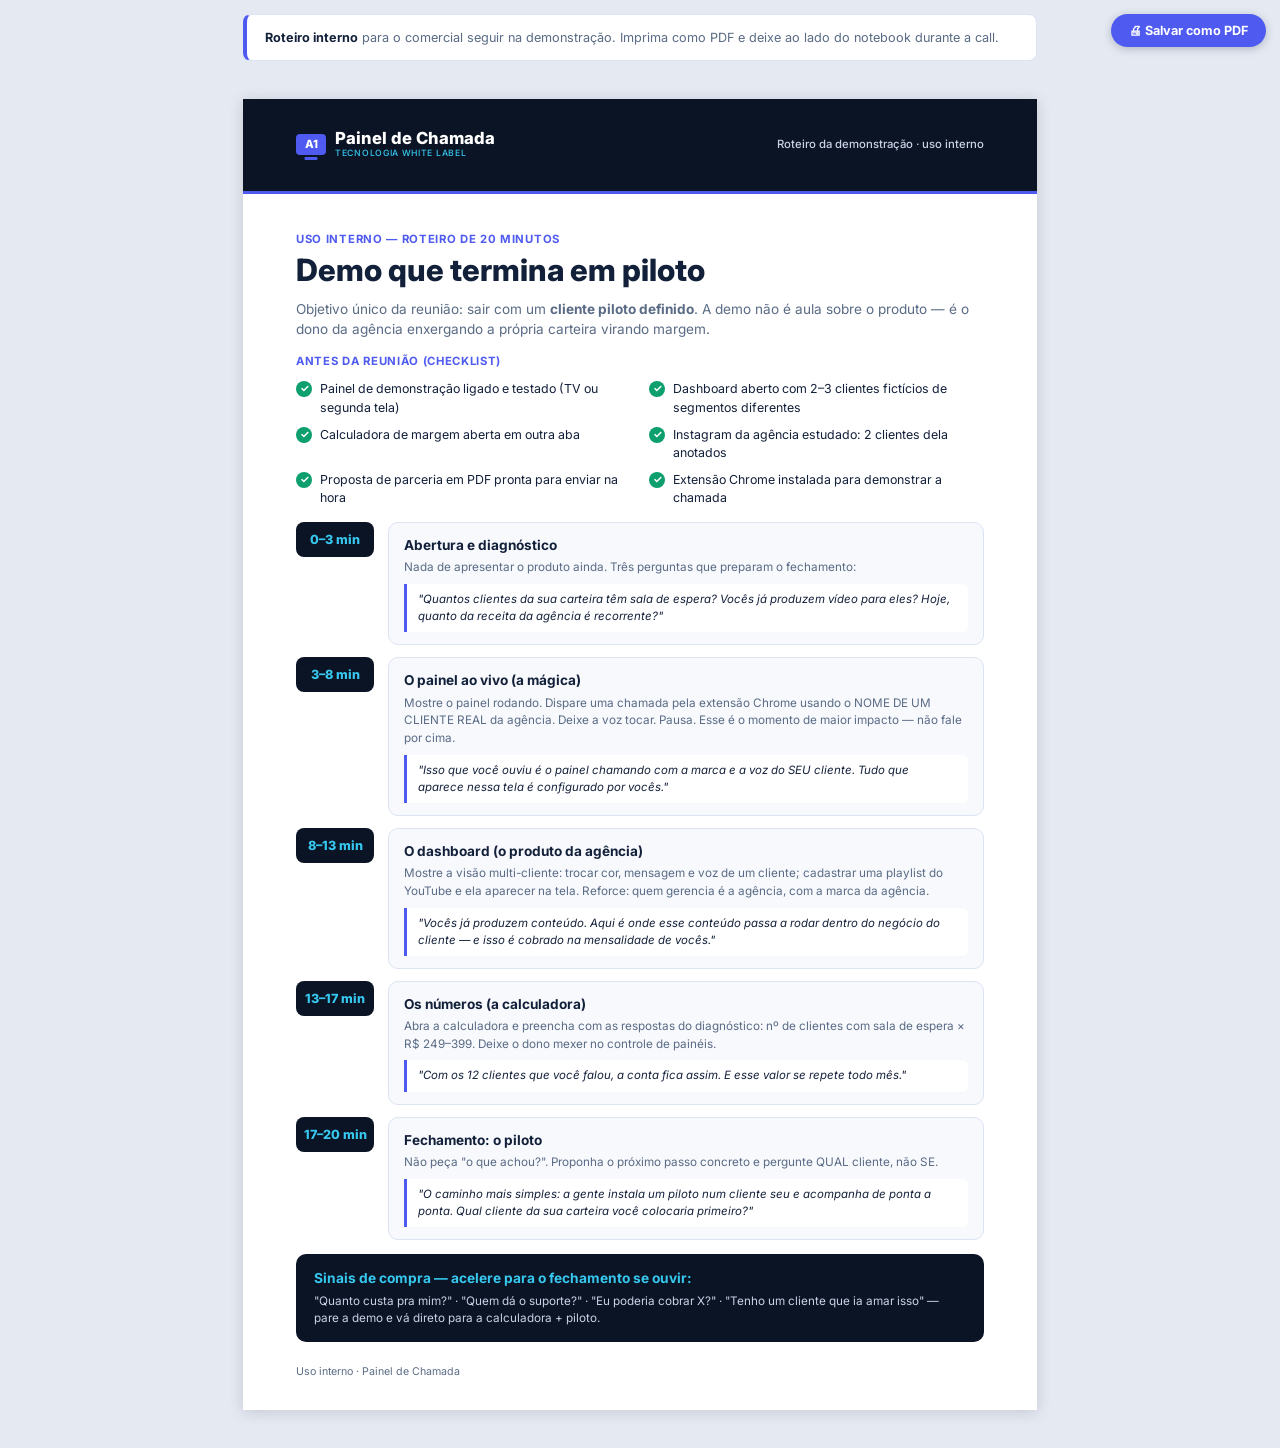
<file: interno/roteiro-demonstracao-20min.html>
<!DOCTYPE html>
<html lang="pt-BR">
<head>
<meta charset="UTF-8"><meta name="viewport" content="width=device-width, initial-scale=1.0">
<title>Roteiro da Demonstração — Uso Interno</title>
<link rel="preconnect" href="https://fonts.googleapis.com"><link href="https://fonts.googleapis.com/css2?family=Inter:wght@400;500;700;800&display=swap" rel="stylesheet">
<style>
:root{
  --navy:#0B1424; --navy2:#101D33; --indigo:#4F5BF0; --cyan:#37C8F0;
  --ink:#13203A; --gray:#5A6B85; --light:#F2F5FB; --card:#F7F9FD;
  --border:#DCE4F2; --green:#0E9F6E; --greenbg:#E6F7F0; --softwh:#C8D3E8;
  --warn:#B45309; --warnbg:#FEF3C7; --accent:var(--indigo);
}
*{margin:0;padding:0;box-sizing:border-box}
body{font-family:'Inter',system-ui,sans-serif;background:#E5E9F2;color:var(--ink);font-size:10pt;line-height:1.5}
.page{width:210mm;min-height:297mm;margin:10mm auto;background:#fff;position:relative;
      padding:16mm 14mm 18mm;box-shadow:0 2px 14px rgba(10,20,40,.15);display:flow-root}
.page.dark{background:var(--navy);color:#fff}

/* barra de instruções e botão imprimir — não saem no PDF */
.editbar{max-width:210mm;margin:14px auto 0;background:#fff;border:1px solid var(--border);
  border-left:4px solid var(--accent);border-radius:8px;padding:13px 18px;font-size:9.5pt;color:var(--gray)}
.editbar b{color:var(--ink)}
.toolbar{position:fixed;top:14px;right:14px;z-index:50;display:flex;gap:8px}
.toolbar button,.toolbar label{background:var(--accent);color:#fff;border:none;border-radius:99px;
  padding:9px 18px;font:700 9.5pt 'Inter',sans-serif;cursor:pointer;box-shadow:0 2px 8px rgba(20,30,60,.25)}
.toolbar .alt{background:var(--ink)}

/* campos editáveis: destaque na tela, limpo na impressão */
[contenteditable]{outline:none;border-bottom:1.5px dashed var(--accent);background:rgba(79,91,240,.07);
  border-radius:3px;padding:0 3px;transition:background .15s;min-width:1ch;display:inline-block}
[contenteditable]:hover{background:rgba(79,91,240,.16)}
[contenteditable]:focus{background:#FFF7D6;border-bottom-color:var(--warn)}

.head{display:flex;justify-content:space-between;align-items:center;background:var(--navy);
  margin:-16mm -14mm 10mm;padding:8mm 14mm;border-bottom:3px solid var(--accent)}
.head .crumb{color:var(--softwh);font-size:8.5pt;font-weight:500}
.foot{position:absolute;bottom:8mm;left:14mm;right:14mm;display:flex;justify-content:space-between;
  font-size:8pt;color:var(--gray)}
.page.dark .foot{color:#6E7FA0}

.logo{display:flex;align-items:center;gap:9px}
.logo .tv{width:30px;height:21px;background:var(--accent);border-radius:4px;color:#fff;font-weight:800;
  font-size:8.5pt;display:flex;align-items:center;justify-content:center;position:relative}
.logo .tv::after{content:'';position:absolute;bottom:-5px;left:50%;transform:translateX(-50%);
  width:13px;height:3px;background:var(--accent);border-radius:1px}
.logo .name{font-weight:800;font-size:12.5pt;color:#fff;line-height:1.1}
.logo .tag{font-weight:500;font-size:6.5pt;letter-spacing:.08em;color:var(--cyan)}
.logo.on-light .name{color:var(--ink)}
.logo.on-light .tag{color:var(--accent)}

.kicker{color:var(--accent);font-size:8.5pt;font-weight:700;letter-spacing:.06em;text-transform:uppercase}
.dark .kicker{color:var(--cyan)}
h1{font-size:23pt;font-weight:800;line-height:1.18;margin:4px 0 10px}
h2{font-size:16pt;font-weight:800;margin:4px 0 8px}
h3{font-size:11pt;font-weight:700}
.lead{color:var(--gray);font-size:10.2pt;margin-bottom:14px}
.dark .lead{color:var(--softwh)}
.sec{margin-top:20px}
.grid2{display:grid;grid-template-columns:1fr 1fr;gap:10px}
.grid3{display:grid;grid-template-columns:1fr 1fr 1fr;gap:10px}
.cardx{background:var(--card);border:1px solid var(--border);border-radius:10px;padding:13px 15px;break-inside:avoid}
.cardx.accent{border-left:4px solid var(--accent);border-radius:0 10px 10px 0}
.cardx h3{font-size:10.3pt;font-weight:700;margin-bottom:4px}
.cardx p{font-size:8.8pt;color:var(--gray);line-height:1.45}
.darkbox{background:var(--navy);color:#fff;border-radius:10px;padding:14px 18px;margin-top:14px}
.darkbox h3{color:var(--cyan);font-size:10.3pt;margin-bottom:4px}
.darkbox p{color:var(--softwh);font-size:8.8pt}
.checks{display:grid;grid-template-columns:1fr 1fr;gap:8px 18px;margin-top:10px}
.checks div{display:flex;gap:8px;align-items:flex-start;font-size:9.3pt}
.checks div::before{content:'\2713';flex:0 0 16px;height:16px;background:var(--green);color:#fff;
  border-radius:50%;font-size:8pt;font-weight:700;display:flex;align-items:center;justify-content:center;margin-top:1px}
.note{font-size:8.4pt;color:var(--gray);margin-top:8px}
table.tb{width:100%;border-collapse:collapse;border:1px solid var(--border);font-size:9.2pt}
table.tb th{background:var(--navy);color:#fff;text-align:left;padding:9px 12px;font-size:8.4pt}
table.tb td{padding:10px 12px;vertical-align:top;border-top:1px solid var(--border)}
table.tb tr:nth-child(even) td{background:var(--card)}
.greenbar{background:var(--greenbg);border-radius:10px;padding:12px 16px;margin-top:14px}
.greenbar b{color:var(--green);font-size:9.8pt}
.greenbar span{display:block;color:#0B7A56;font-size:8.4pt;margin-top:2px}
.warnbar{background:var(--warnbg);border:1px solid #F0D48A;border-radius:10px;padding:12px 16px;margin:12px 0}
.warnbar b{color:var(--warn)}
.warnbar p{color:#7C4A02;font-size:8.8pt;margin-top:2px}
.cta{background:var(--navy);border-radius:12px;padding:18px 22px;margin-top:18px}
.cta h2{color:#fff}.cta p{color:var(--softwh);font-size:9.6pt;margin-bottom:10px}
.cta .btn{display:inline-block;background:var(--accent);color:#fff;font-weight:700;font-size:9.6pt;
  border-radius:99px;padding:9px 20px;text-decoration:none}
.sign{display:grid;grid-template-columns:1fr 1fr;gap:30px;margin-top:34px}
.sign div{border-top:1.5px solid var(--ink);padding-top:6px;font-size:8.6pt;color:var(--gray);text-align:center}

@media print{
  body{background:#fff}
  .editbar,.toolbar,.no-print{display:none!important}
  .page{margin:0;box-shadow:none;width:auto;page-break-after:always}
  .page:last-child{page-break-after:auto}
  [contenteditable]{border-bottom:none;background:transparent;padding:0}
  @page{size:A4;margin:0}
  *{-webkit-print-color-adjust:exact;print-color-adjust:exact}
}

.tl{margin-top:12px}
.bloco{display:grid;grid-template-columns:78px 1fr;gap:14px;margin-bottom:12px;break-inside:avoid}
.bloco .t{background:var(--navy);color:var(--cyan);border-radius:8px;padding:8px 6px;text-align:center;
  font-weight:800;font-size:9.5pt;height:fit-content}
.bloco .c{background:var(--card);border:1px solid var(--border);border-radius:10px;padding:12px 15px}
.bloco h3{font-size:10.2pt;margin-bottom:4px}
.bloco p{font-size:8.8pt;color:var(--gray)}
.bloco .fala{background:#fff;border-left:3px solid var(--accent);padding:7px 11px;margin-top:7px;
  font-size:8.6pt;font-style:italic;color:var(--ink);border-radius:0 6px 6px 0}
</style>
</head>
<body>
<div class="toolbar no-print"><button onclick="imprimir()">🖨 Salvar como PDF</button></div>
<div class="editbar"><b>Roteiro interno</b> para o comercial seguir na demonstração. Imprima como PDF e deixe ao lado do notebook durante a call.</div>

<section class="page">
  <div class="head"><div class="logo"><div class="tv">A1</div><div><div class="name">Painel de Chamada</div><div class="tag">TECNOLOGIA WHITE LABEL</div></div></div><div class="crumb">Roteiro da demonstração · uso interno</div></div>
  <div class="kicker">Uso interno — roteiro de 20 minutos</div>
  <h1>Demo que termina em piloto</h1>
  <p class="lead">Objetivo único da reunião: sair com um <b>cliente piloto definido</b>. A demo não é aula sobre
  o produto — é o dono da agência enxergando a própria carteira virando margem.</p>

  <div class="kicker">Antes da reunião (checklist)</div>
  <div class="checks" style="margin-bottom:14px">
    <div>Painel de demonstração ligado e testado (TV ou segunda tela)</div>
    <div>Dashboard aberto com 2–3 clientes fictícios de segmentos diferentes</div>
    <div>Calculadora de margem aberta em outra aba</div>
    <div>Instagram da agência estudado: 2 clientes dela anotados</div>
    <div>Proposta de parceria em PDF pronta para enviar na hora</div>
    <div>Extensão Chrome instalada para demonstrar a chamada</div>
  </div>

  <div class="tl">
  <div class="bloco"><div class="t">0–3 min</div><div class="c"><h3>Abertura e diagnóstico</h3><p>Nada de apresentar o produto ainda. Três perguntas que preparam o fechamento:</p><div class="fala">"Quantos clientes da sua carteira têm sala de espera? Vocês já produzem vídeo para eles? Hoje, quanto da receita da agência é recorrente?"</div></div></div>
  <div class="bloco"><div class="t">3–8 min</div><div class="c"><h3>O painel ao vivo (a mágica)</h3><p>Mostre o painel rodando. Dispare uma chamada pela extensão Chrome usando o NOME DE UM CLIENTE REAL da agência. Deixe a voz tocar. Pausa. Esse é o momento de maior impacto — não fale por cima.</p><div class="fala">"Isso que você ouviu é o painel chamando com a marca e a voz do SEU cliente. Tudo que aparece nessa tela é configurado por vocês."</div></div></div>
  <div class="bloco"><div class="t">8–13 min</div><div class="c"><h3>O dashboard (o produto da agência)</h3><p>Mostre a visão multi-cliente: trocar cor, mensagem e voz de um cliente; cadastrar uma playlist do YouTube e ela aparecer na tela. Reforce: quem gerencia é a agência, com a marca da agência.</p><div class="fala">"Vocês já produzem conteúdo. Aqui é onde esse conteúdo passa a rodar dentro do negócio do cliente — e isso é cobrado na mensalidade de vocês."</div></div></div>
  <div class="bloco"><div class="t">13–17 min</div><div class="c"><h3>Os números (a calculadora)</h3><p>Abra a calculadora e preencha com as respostas do diagnóstico: nº de clientes com sala de espera × R$ 249–399. Deixe o dono mexer no controle de painéis.</p><div class="fala">"Com os 12 clientes que você falou, a conta fica assim. E esse valor se repete todo mês."</div></div></div>
  <div class="bloco"><div class="t">17–20 min</div><div class="c"><h3>Fechamento: o piloto</h3><p>Não peça "o que achou?". Proponha o próximo passo concreto e pergunte QUAL cliente, não SE.</p><div class="fala">"O caminho mais simples: a gente instala um piloto num cliente seu e acompanha de ponta a ponta. Qual cliente da sua carteira você colocaria primeiro?"</div></div></div>
  </div>

  <div class="darkbox"><h3>Sinais de compra — acelere para o fechamento se ouvir:</h3>
  <p>"Quanto custa pra mim?" · "Quem dá o suporte?" · "Eu poderia cobrar X?" · "Tenho um cliente que ia amar isso" —
  pare a demo e vá direto para a calculadora + piloto.</p></div>
  <div class="foot"><span>Uso interno · Painel de Chamada</span><span></span></div>
</section>

<script>
function imprimir(){window.print()}
</script>
</body>
</html>
</file>
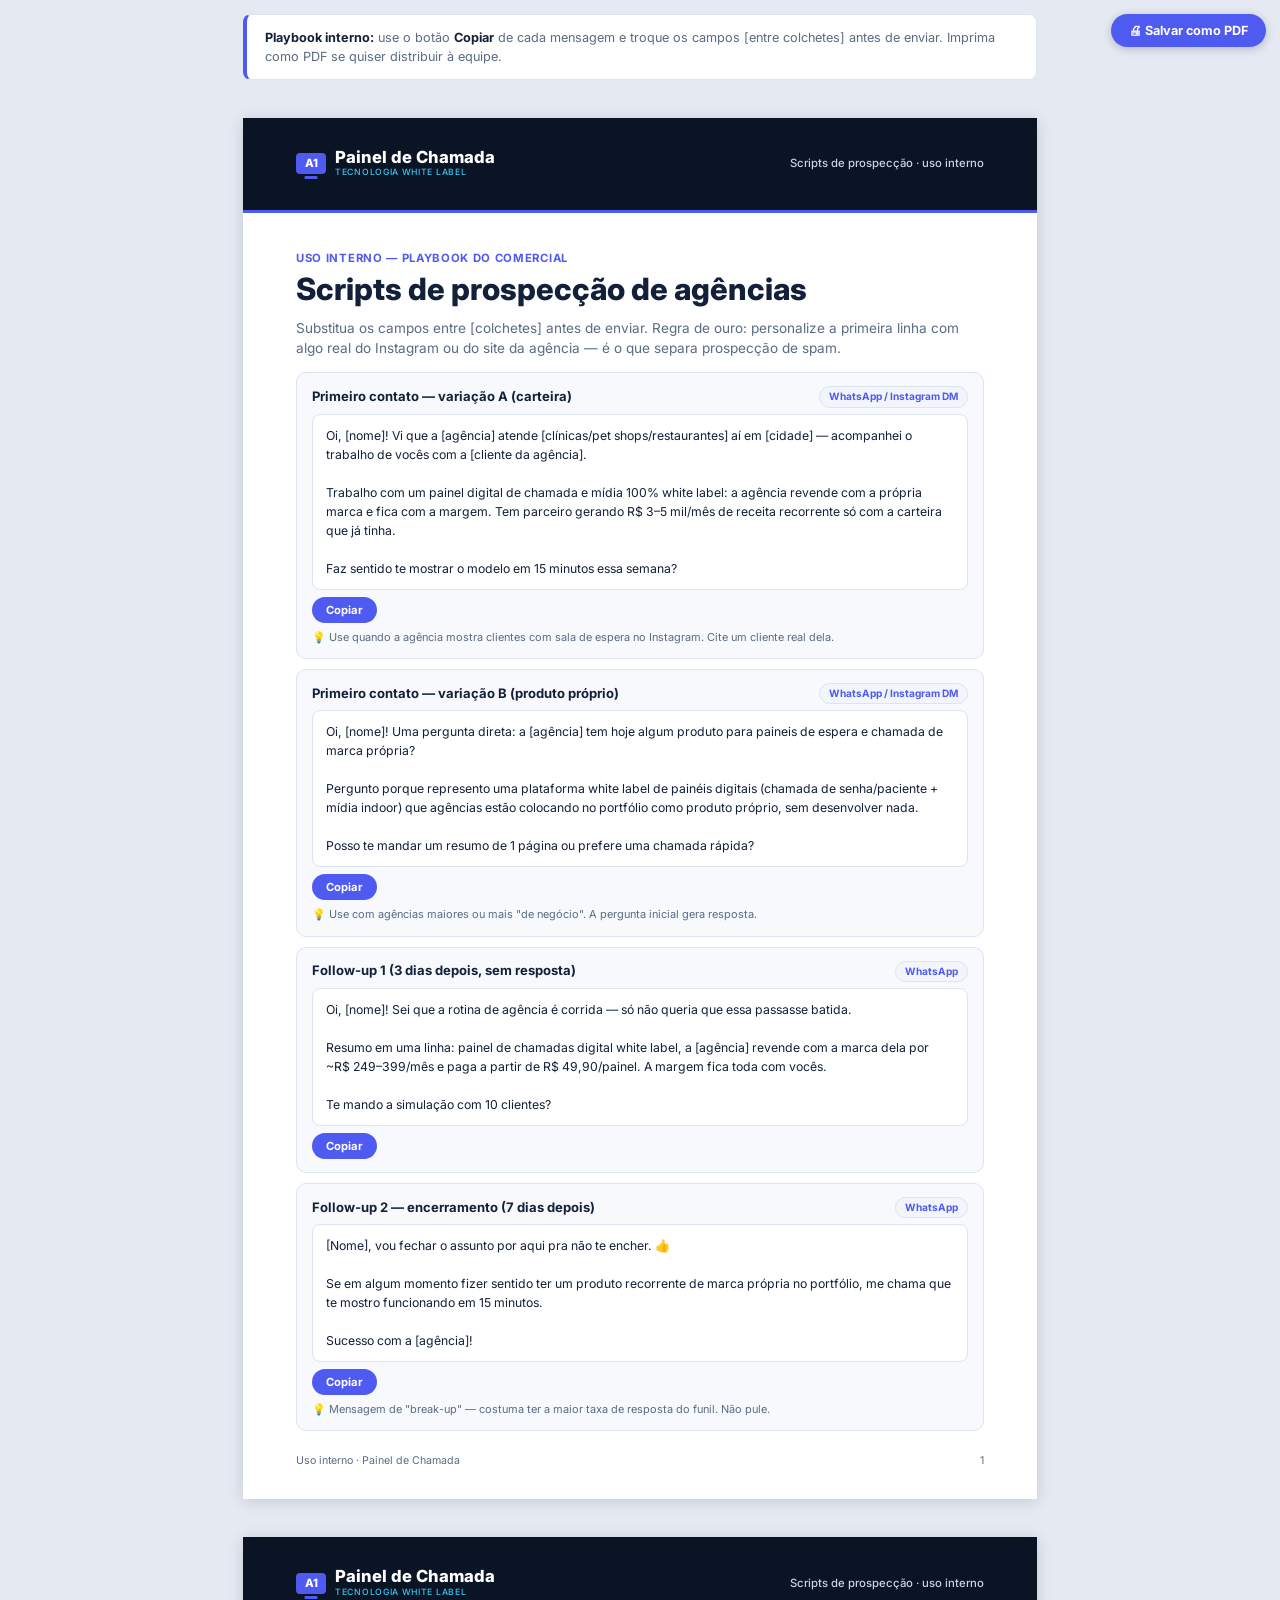
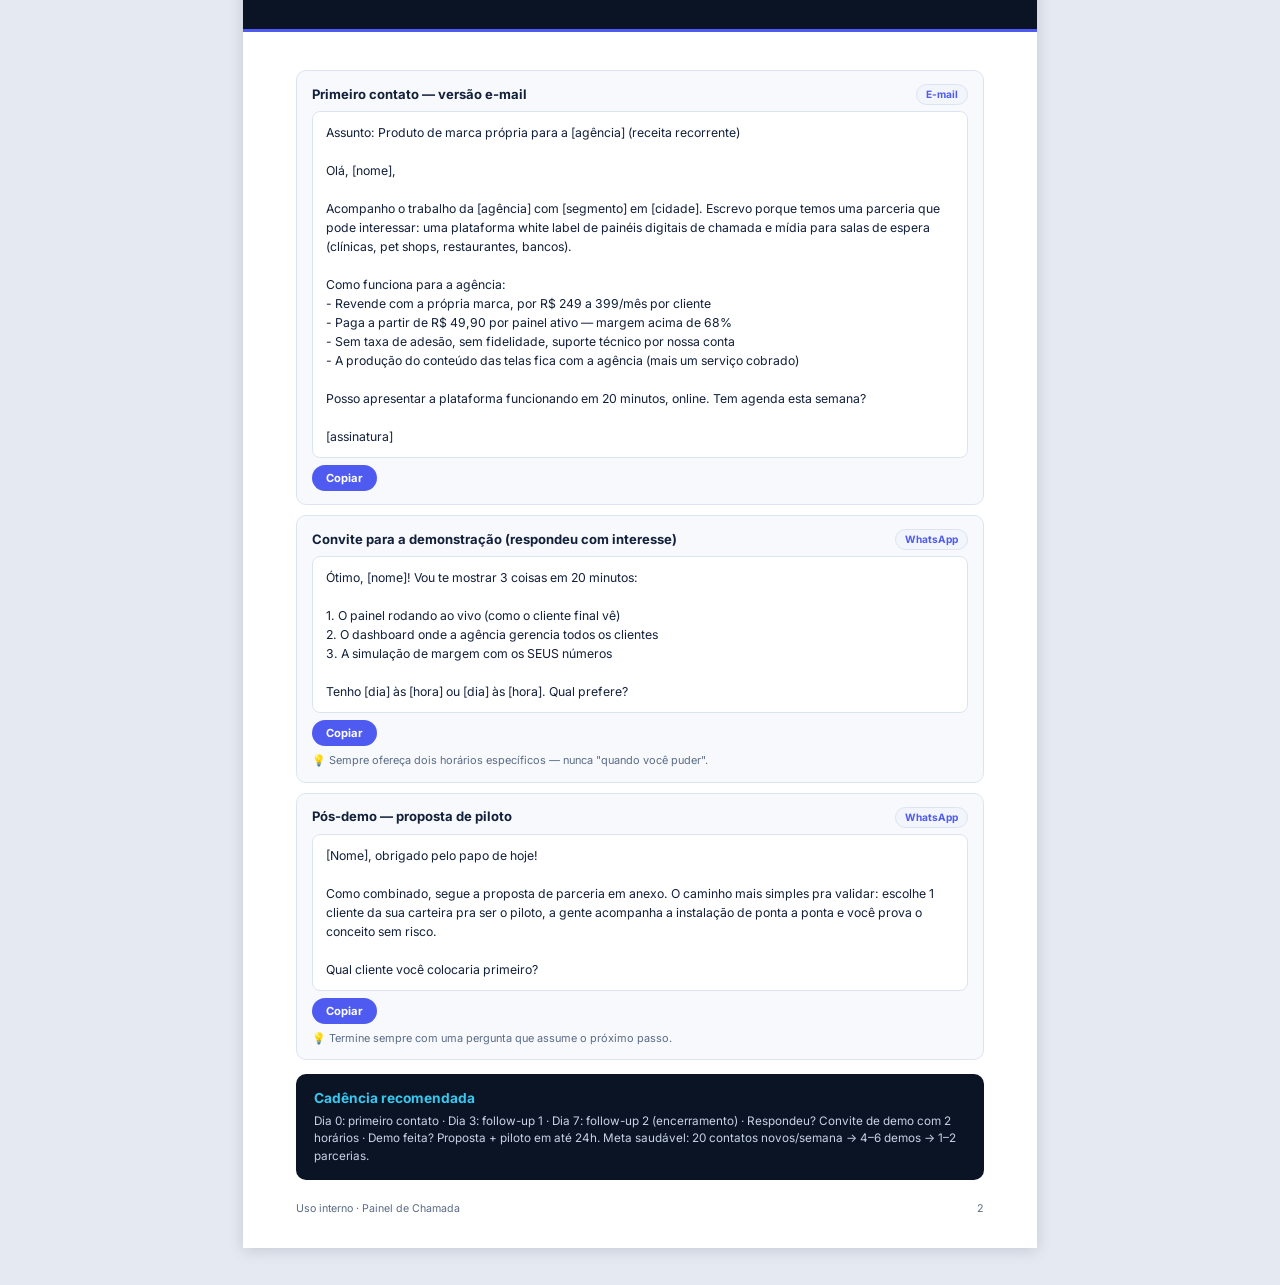
<file: interno/scripts-prospeccao-agencias.html>
<!DOCTYPE html>
<html lang="pt-BR">
<head>
<meta charset="UTF-8"><meta name="viewport" content="width=device-width, initial-scale=1.0">
<title>Scripts de Prospecção — Uso Interno</title>
<link rel="preconnect" href="https://fonts.googleapis.com"><link href="https://fonts.googleapis.com/css2?family=Inter:wght@400;500;700;800&display=swap" rel="stylesheet">
<style>
:root{
  --navy:#0B1424; --navy2:#101D33; --indigo:#4F5BF0; --cyan:#37C8F0;
  --ink:#13203A; --gray:#5A6B85; --light:#F2F5FB; --card:#F7F9FD;
  --border:#DCE4F2; --green:#0E9F6E; --greenbg:#E6F7F0; --softwh:#C8D3E8;
  --warn:#B45309; --warnbg:#FEF3C7; --accent:var(--indigo);
}
*{margin:0;padding:0;box-sizing:border-box}
body{font-family:'Inter',system-ui,sans-serif;background:#E5E9F2;color:var(--ink);font-size:10pt;line-height:1.5}
.page{width:210mm;min-height:297mm;margin:10mm auto;background:#fff;position:relative;
      padding:16mm 14mm 18mm;box-shadow:0 2px 14px rgba(10,20,40,.15);display:flow-root}
.page.dark{background:var(--navy);color:#fff}

/* barra de instruções e botão imprimir — não saem no PDF */
.editbar{max-width:210mm;margin:14px auto 0;background:#fff;border:1px solid var(--border);
  border-left:4px solid var(--accent);border-radius:8px;padding:13px 18px;font-size:9.5pt;color:var(--gray)}
.editbar b{color:var(--ink)}
.toolbar{position:fixed;top:14px;right:14px;z-index:50;display:flex;gap:8px}
.toolbar button,.toolbar label{background:var(--accent);color:#fff;border:none;border-radius:99px;
  padding:9px 18px;font:700 9.5pt 'Inter',sans-serif;cursor:pointer;box-shadow:0 2px 8px rgba(20,30,60,.25)}
.toolbar .alt{background:var(--ink)}

/* campos editáveis: destaque na tela, limpo na impressão */
[contenteditable]{outline:none;border-bottom:1.5px dashed var(--accent);background:rgba(79,91,240,.07);
  border-radius:3px;padding:0 3px;transition:background .15s;min-width:1ch;display:inline-block}
[contenteditable]:hover{background:rgba(79,91,240,.16)}
[contenteditable]:focus{background:#FFF7D6;border-bottom-color:var(--warn)}

.head{display:flex;justify-content:space-between;align-items:center;background:var(--navy);
  margin:-16mm -14mm 10mm;padding:8mm 14mm;border-bottom:3px solid var(--accent)}
.head .crumb{color:var(--softwh);font-size:8.5pt;font-weight:500}
.foot{position:absolute;bottom:8mm;left:14mm;right:14mm;display:flex;justify-content:space-between;
  font-size:8pt;color:var(--gray)}
.page.dark .foot{color:#6E7FA0}

.logo{display:flex;align-items:center;gap:9px}
.logo .tv{width:30px;height:21px;background:var(--accent);border-radius:4px;color:#fff;font-weight:800;
  font-size:8.5pt;display:flex;align-items:center;justify-content:center;position:relative}
.logo .tv::after{content:'';position:absolute;bottom:-5px;left:50%;transform:translateX(-50%);
  width:13px;height:3px;background:var(--accent);border-radius:1px}
.logo .name{font-weight:800;font-size:12.5pt;color:#fff;line-height:1.1}
.logo .tag{font-weight:500;font-size:6.5pt;letter-spacing:.08em;color:var(--cyan)}
.logo.on-light .name{color:var(--ink)}
.logo.on-light .tag{color:var(--accent)}

.kicker{color:var(--accent);font-size:8.5pt;font-weight:700;letter-spacing:.06em;text-transform:uppercase}
.dark .kicker{color:var(--cyan)}
h1{font-size:23pt;font-weight:800;line-height:1.18;margin:4px 0 10px}
h2{font-size:16pt;font-weight:800;margin:4px 0 8px}
h3{font-size:11pt;font-weight:700}
.lead{color:var(--gray);font-size:10.2pt;margin-bottom:14px}
.dark .lead{color:var(--softwh)}
.sec{margin-top:20px}
.grid2{display:grid;grid-template-columns:1fr 1fr;gap:10px}
.grid3{display:grid;grid-template-columns:1fr 1fr 1fr;gap:10px}
.cardx{background:var(--card);border:1px solid var(--border);border-radius:10px;padding:13px 15px;break-inside:avoid}
.cardx.accent{border-left:4px solid var(--accent);border-radius:0 10px 10px 0}
.cardx h3{font-size:10.3pt;font-weight:700;margin-bottom:4px}
.cardx p{font-size:8.8pt;color:var(--gray);line-height:1.45}
.darkbox{background:var(--navy);color:#fff;border-radius:10px;padding:14px 18px;margin-top:14px}
.darkbox h3{color:var(--cyan);font-size:10.3pt;margin-bottom:4px}
.darkbox p{color:var(--softwh);font-size:8.8pt}
.checks{display:grid;grid-template-columns:1fr 1fr;gap:8px 18px;margin-top:10px}
.checks div{display:flex;gap:8px;align-items:flex-start;font-size:9.3pt}
.checks div::before{content:'\2713';flex:0 0 16px;height:16px;background:var(--green);color:#fff;
  border-radius:50%;font-size:8pt;font-weight:700;display:flex;align-items:center;justify-content:center;margin-top:1px}
.note{font-size:8.4pt;color:var(--gray);margin-top:8px}
table.tb{width:100%;border-collapse:collapse;border:1px solid var(--border);font-size:9.2pt}
table.tb th{background:var(--navy);color:#fff;text-align:left;padding:9px 12px;font-size:8.4pt}
table.tb td{padding:10px 12px;vertical-align:top;border-top:1px solid var(--border)}
table.tb tr:nth-child(even) td{background:var(--card)}
.greenbar{background:var(--greenbg);border-radius:10px;padding:12px 16px;margin-top:14px}
.greenbar b{color:var(--green);font-size:9.8pt}
.greenbar span{display:block;color:#0B7A56;font-size:8.4pt;margin-top:2px}
.warnbar{background:var(--warnbg);border:1px solid #F0D48A;border-radius:10px;padding:12px 16px;margin:12px 0}
.warnbar b{color:var(--warn)}
.warnbar p{color:#7C4A02;font-size:8.8pt;margin-top:2px}
.cta{background:var(--navy);border-radius:12px;padding:18px 22px;margin-top:18px}
.cta h2{color:#fff}.cta p{color:var(--softwh);font-size:9.6pt;margin-bottom:10px}
.cta .btn{display:inline-block;background:var(--accent);color:#fff;font-weight:700;font-size:9.6pt;
  border-radius:99px;padding:9px 20px;text-decoration:none}
.sign{display:grid;grid-template-columns:1fr 1fr;gap:30px;margin-top:34px}
.sign div{border-top:1.5px solid var(--ink);padding-top:6px;font-size:8.6pt;color:var(--gray);text-align:center}

@media print{
  body{background:#fff}
  .editbar,.toolbar,.no-print{display:none!important}
  .page{margin:0;box-shadow:none;width:auto;page-break-after:always}
  .page:last-child{page-break-after:auto}
  [contenteditable]{border-bottom:none;background:transparent;padding:0}
  @page{size:A4;margin:0}
  *{-webkit-print-color-adjust:exact;print-color-adjust:exact}
}

.msg{background:var(--card);border:1px solid var(--border);border-radius:10px;padding:13px 15px;margin-top:10px;break-inside:avoid}
.msg .top{display:flex;justify-content:space-between;align-items:center;margin-bottom:6px}
.msg h3{font-size:9.8pt}
.msg .ch{font-size:7.6pt;font-weight:700;color:var(--accent);background:var(--light);border:1px solid var(--border);
  border-radius:99px;padding:2px 9px}
.msg pre{white-space:pre-wrap;font:9.2pt/1.55 'Inter',sans-serif;color:var(--ink);background:#fff;
  border:1px solid var(--border);border-radius:8px;padding:11px 13px}
.msg .cp{margin-top:7px;background:var(--accent);color:#fff;border:none;border-radius:99px;padding:6px 14px;
  font:700 8.4pt 'Inter',sans-serif;cursor:pointer}
.msg .dica{font-size:8.2pt;color:var(--gray);margin-top:6px}
</style>
</head>
<body>
<div class="toolbar no-print"><button onclick="imprimir()">🖨 Salvar como PDF</button></div>
<div class="editbar"><b>Playbook interno:</b> use o botão <b>Copiar</b> de cada mensagem e troque os campos [entre colchetes] antes de enviar. Imprima como PDF se quiser distribuir à equipe.</div>

<section class="page">
  <div class="head"><div class="logo"><div class="tv">A1</div><div><div class="name">Painel de Chamada</div><div class="tag">TECNOLOGIA WHITE LABEL</div></div></div><div class="crumb">Scripts de prospecção · uso interno</div></div>
  <div class="kicker">Uso interno — playbook do comercial</div>
  <h1>Scripts de prospecção de agências</h1>
  <p class="lead">Substitua os campos entre [colchetes] antes de enviar. Regra de ouro: personalize a primeira
  linha com algo real do Instagram ou do site da agência — é o que separa prospecção de spam.</p>

  <div class="msg"><div class="top"><h3>Primeiro contato — variação A (carteira)</h3><span class="ch">WhatsApp / Instagram DM</span></div><pre>Oi, [nome]! Vi que a [agência] atende [clínicas/pet shops/restaurantes] aí em [cidade] — acompanhei o trabalho de vocês com a [cliente da agência].

Trabalho com um painel digital de chamada e mídia 100% white label: a agência revende com a própria marca e fica com a margem. Tem parceiro gerando R$ 3–5 mil/mês de receita recorrente só com a carteira que já tinha.

Faz sentido te mostrar o modelo em 15 minutos essa semana?</pre><button class="cp no-print" onclick="copiar(this)">Copiar</button><div class="dica">💡 Use quando a agência mostra clientes com sala de espera no Instagram. Cite um cliente real dela.</div></div>

  <div class="msg"><div class="top"><h3>Primeiro contato — variação B (produto próprio)</h3><span class="ch">WhatsApp / Instagram DM</span></div><pre>Oi, [nome]! Uma pergunta direta: a [agência] tem hoje algum produto para paineis de espera e chamada de marca própria?

Pergunto porque represento uma plataforma white label de painéis digitais (chamada de senha/paciente + mídia indoor) que agências estão colocando no portfólio como produto próprio, sem desenvolver nada.

Posso te mandar um resumo de 1 página ou prefere uma chamada rápida?</pre><button class="cp no-print" onclick="copiar(this)">Copiar</button><div class="dica">💡 Use com agências maiores ou mais "de negócio". A pergunta inicial gera resposta.</div></div>

  <div class="msg"><div class="top"><h3>Follow-up 1 (3 dias depois, sem resposta)</h3><span class="ch">WhatsApp</span></div><pre>Oi, [nome]! Sei que a rotina de agência é corrida — só não queria que essa passasse batida.

Resumo em uma linha: painel de chamadas digital white label, a [agência] revende com a marca dela por ~R$ 249–399/mês e paga a partir de R$ 49,90/painel. A margem fica toda com vocês.

Te mando a simulação com 10 clientes?</pre><button class="cp no-print" onclick="copiar(this)">Copiar</button></div>

  <div class="msg"><div class="top"><h3>Follow-up 2 — encerramento (7 dias depois)</h3><span class="ch">WhatsApp</span></div><pre>[Nome], vou fechar o assunto por aqui pra não te encher. 👍

Se em algum momento fizer sentido ter um produto recorrente de marca própria no portfólio, me chama que te mostro funcionando em 15 minutos.

Sucesso com a [agência]!</pre><button class="cp no-print" onclick="copiar(this)">Copiar</button><div class="dica">💡 Mensagem de "break-up" — costuma ter a maior taxa de resposta do funil. Não pule.</div></div>
  <div class="foot"><span>Uso interno · Painel de Chamada</span><span>1</span></div>
</section>

<section class="page">
  <div class="head"><div class="logo"><div class="tv">A1</div><div><div class="name">Painel de Chamada</div><div class="tag">TECNOLOGIA WHITE LABEL</div></div></div><div class="crumb">Scripts de prospecção · uso interno</div></div>
  <div class="msg"><div class="top"><h3>Primeiro contato — versão e-mail</h3><span class="ch">E-mail</span></div><pre>Assunto: Produto de marca própria para a [agência] (receita recorrente)

Olá, [nome],

Acompanho o trabalho da [agência] com [segmento] em [cidade]. Escrevo porque temos uma parceria que pode interessar: uma plataforma white label de painéis digitais de chamada e mídia para salas de espera (clínicas, pet shops, restaurantes, bancos).

Como funciona para a agência:
- Revende com a própria marca, por R$ 249 a 399/mês por cliente
- Paga a partir de R$ 49,90 por painel ativo — margem acima de 68%
- Sem taxa de adesão, sem fidelidade, suporte técnico por nossa conta
- A produção do conteúdo das telas fica com a agência (mais um serviço cobrado)

Posso apresentar a plataforma funcionando em 20 minutos, online. Tem agenda esta semana?

[assinatura]</pre><button class="cp no-print" onclick="copiar(this)">Copiar</button></div>

  <div class="msg"><div class="top"><h3>Convite para a demonstração (respondeu com interesse)</h3><span class="ch">WhatsApp</span></div><pre>Ótimo, [nome]! Vou te mostrar 3 coisas em 20 minutos:

1. O painel rodando ao vivo (como o cliente final vê)
2. O dashboard onde a agência gerencia todos os clientes
3. A simulação de margem com os SEUS números

Tenho [dia] às [hora] ou [dia] às [hora]. Qual prefere?</pre><button class="cp no-print" onclick="copiar(this)">Copiar</button><div class="dica">💡 Sempre ofereça dois horários específicos — nunca "quando você puder".</div></div>

  <div class="msg"><div class="top"><h3>Pós-demo — proposta de piloto</h3><span class="ch">WhatsApp</span></div><pre>[Nome], obrigado pelo papo de hoje!

Como combinado, segue a proposta de parceria em anexo. O caminho mais simples pra validar: escolhe 1 cliente da sua carteira pra ser o piloto, a gente acompanha a instalação de ponta a ponta e você prova o conceito sem risco.

Qual cliente você colocaria primeiro?</pre><button class="cp no-print" onclick="copiar(this)">Copiar</button><div class="dica">💡 Termine sempre com uma pergunta que assume o próximo passo.</div></div>

  <div class="darkbox"><h3>Cadência recomendada</h3>
  <p>Dia 0: primeiro contato · Dia 3: follow-up 1 · Dia 7: follow-up 2 (encerramento) ·
  Respondeu? Convite de demo com 2 horários · Demo feita? Proposta + piloto em até 24h.
  Meta saudável: 20 contatos novos/semana → 4–6 demos → 1–2 parcerias.</p></div>
  <div class="foot"><span>Uso interno · Painel de Chamada</span><span>2</span></div>
</section>

<script>
function imprimir(){window.print()}

function copiar(btn){
  const txt = btn.parentElement.querySelector('pre').innerText;
  navigator.clipboard.writeText(txt).then(()=>{ btn.textContent='Copiado ✓'; setTimeout(()=>btn.textContent='Copiar',1600); })
  .catch(()=>{ const r=document.createRange(); r.selectNode(btn.parentElement.querySelector('pre'));
    getSelection().removeAllRanges(); getSelection().addRange(r); document.execCommand('copy');
    btn.textContent='Copiado ✓'; setTimeout(()=>btn.textContent='Copiar',1600); });
}
</script>
</body>
</html>
</file>
